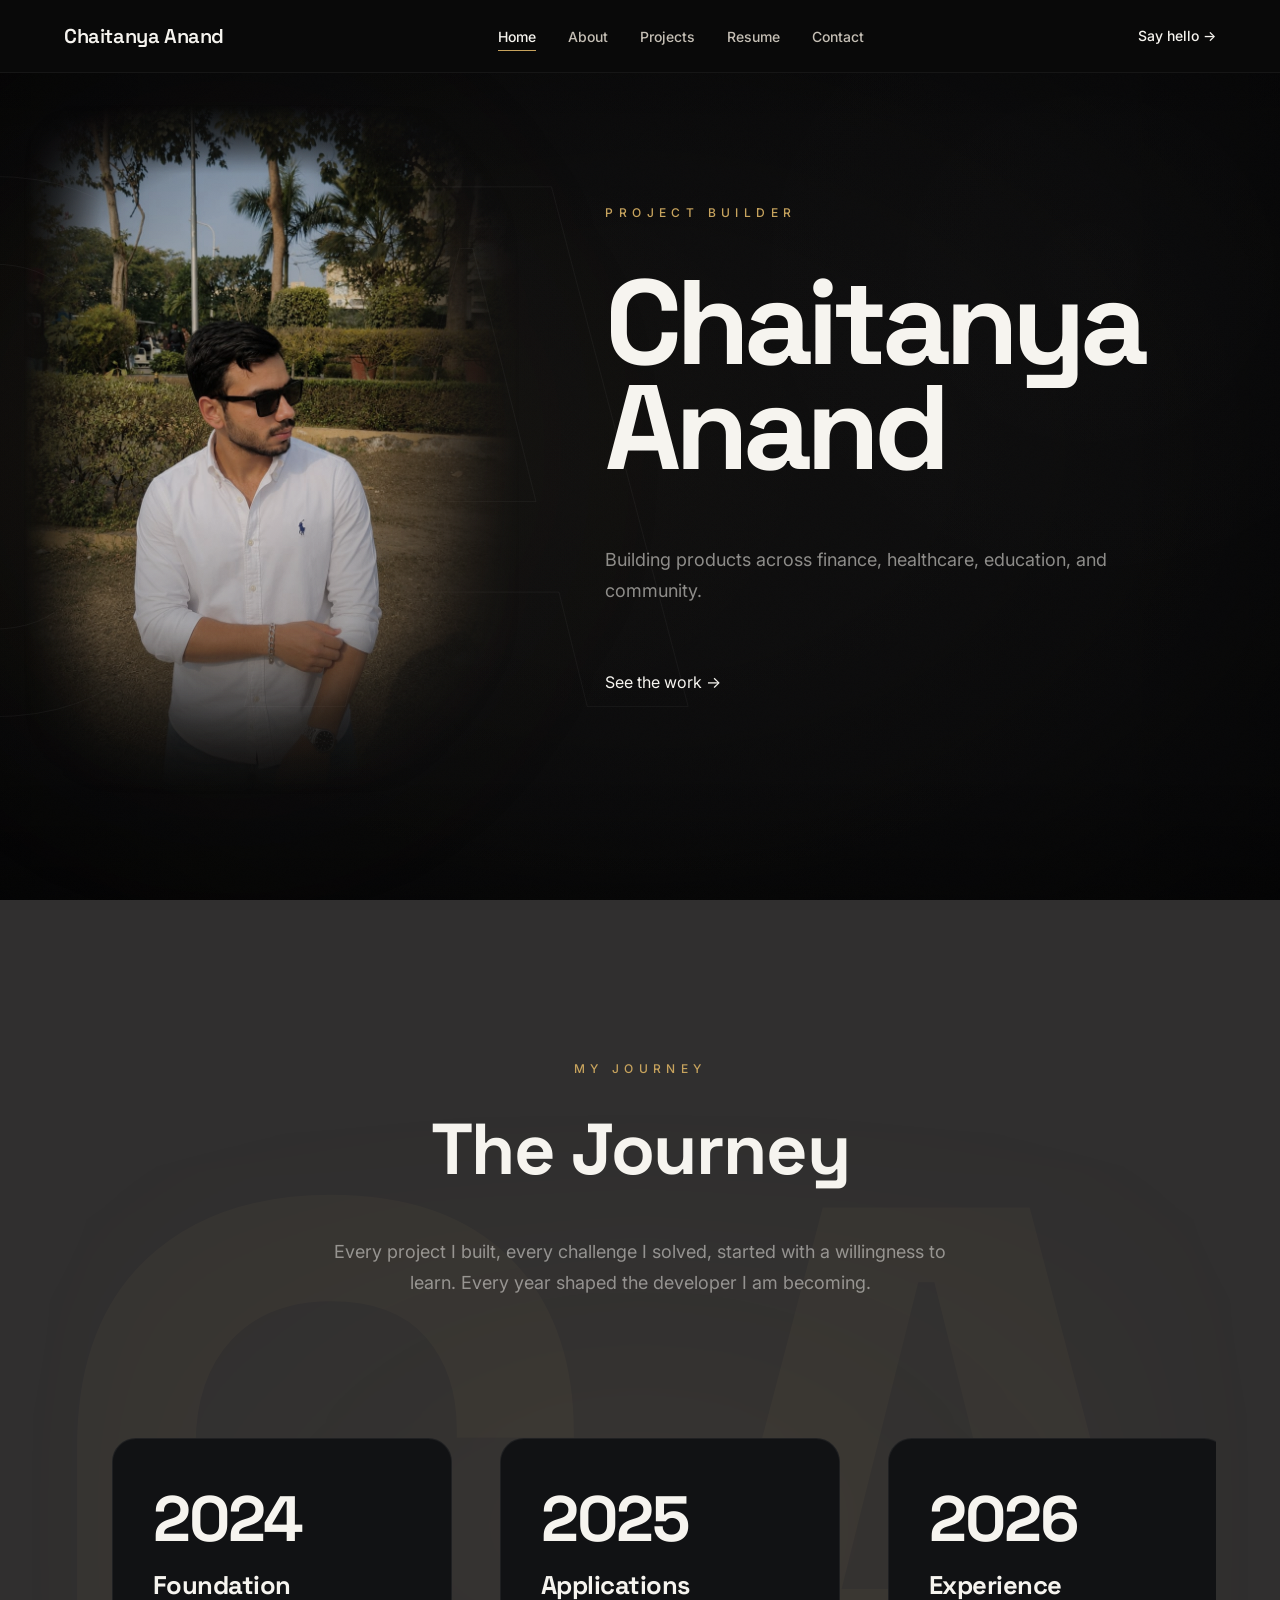
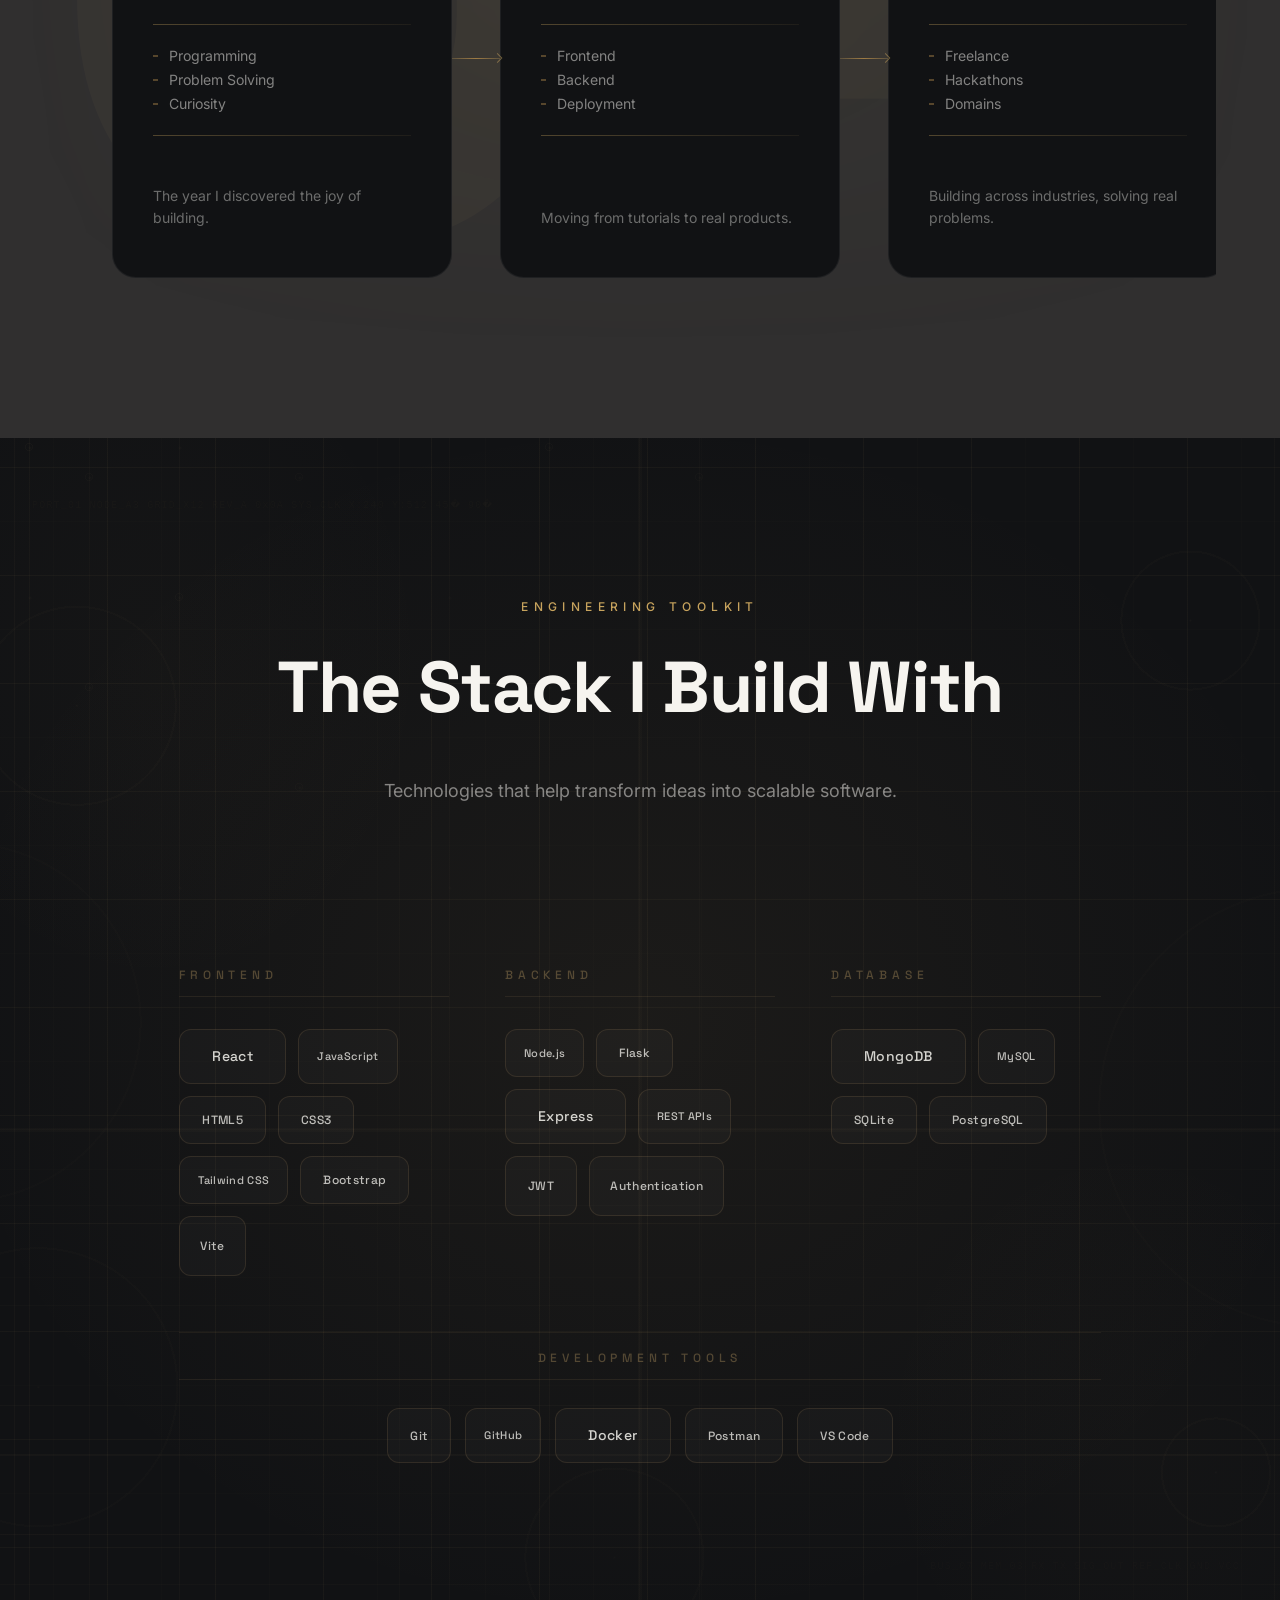
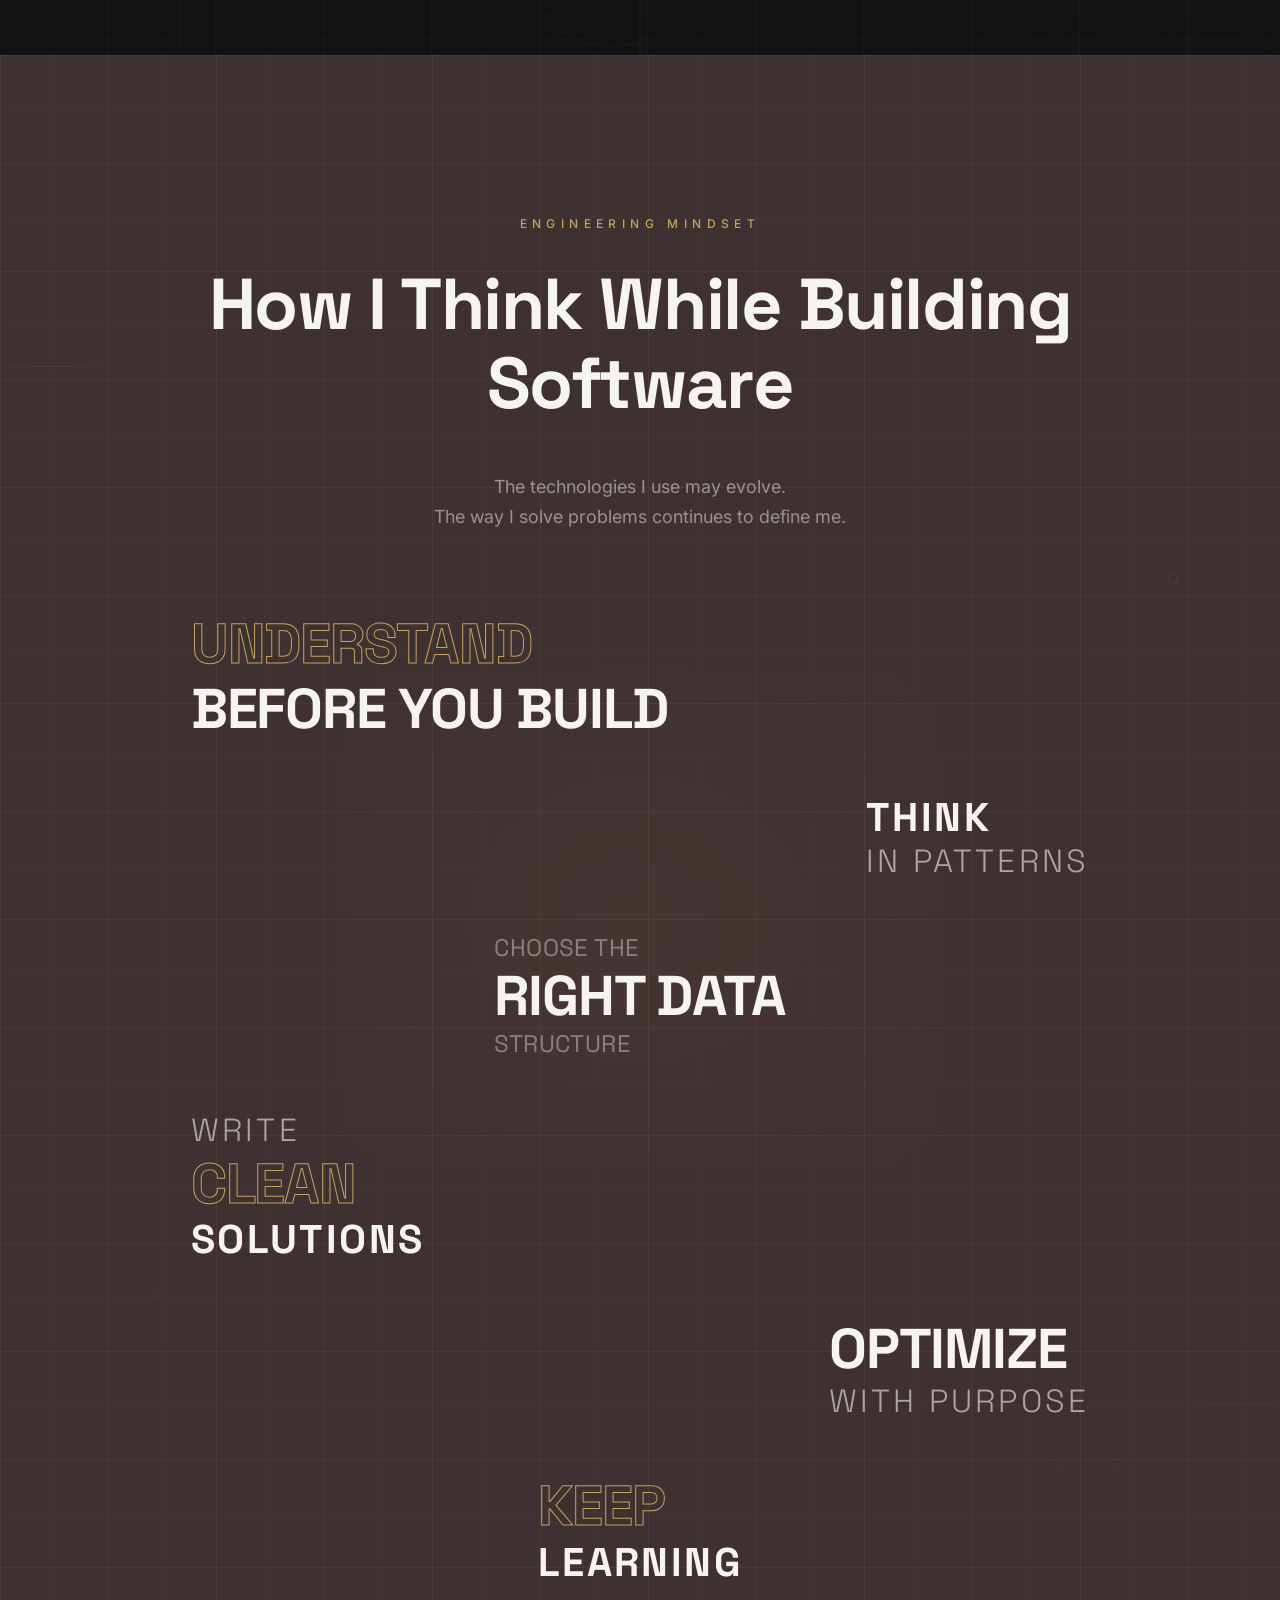
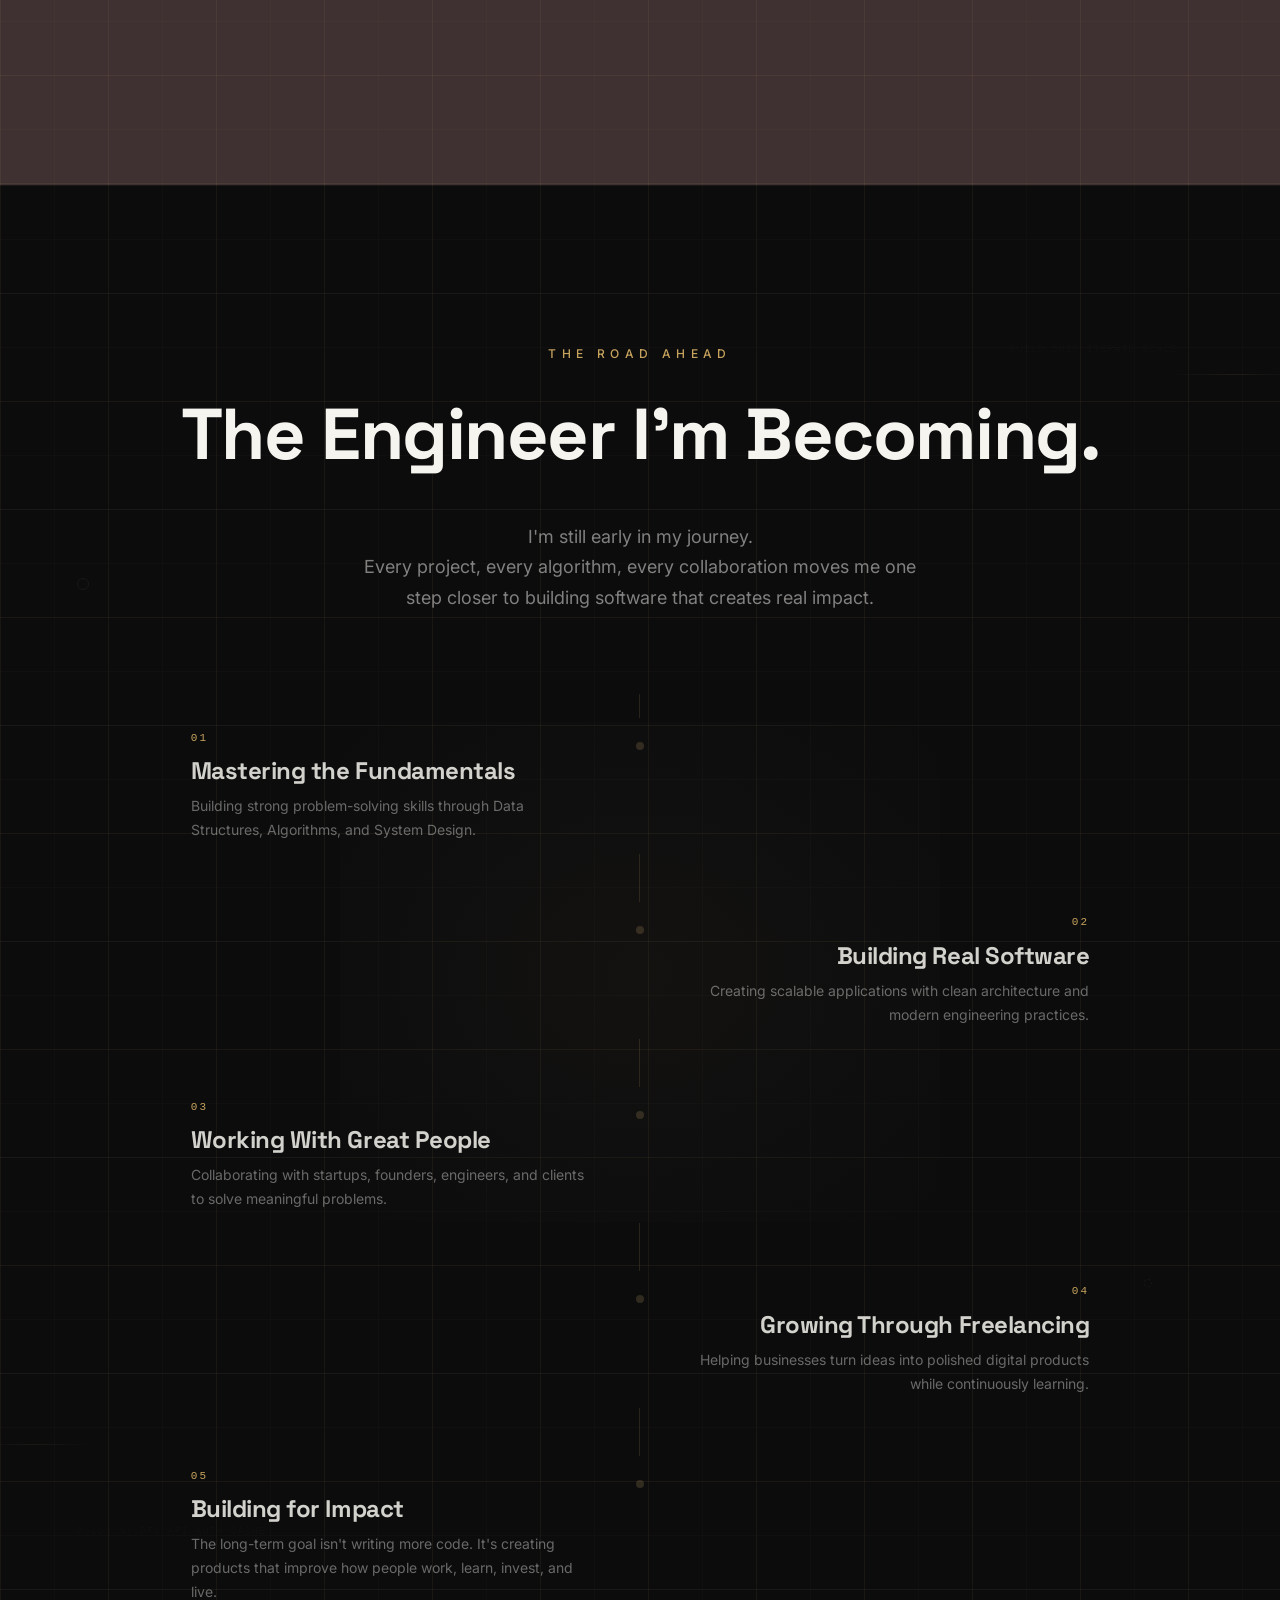
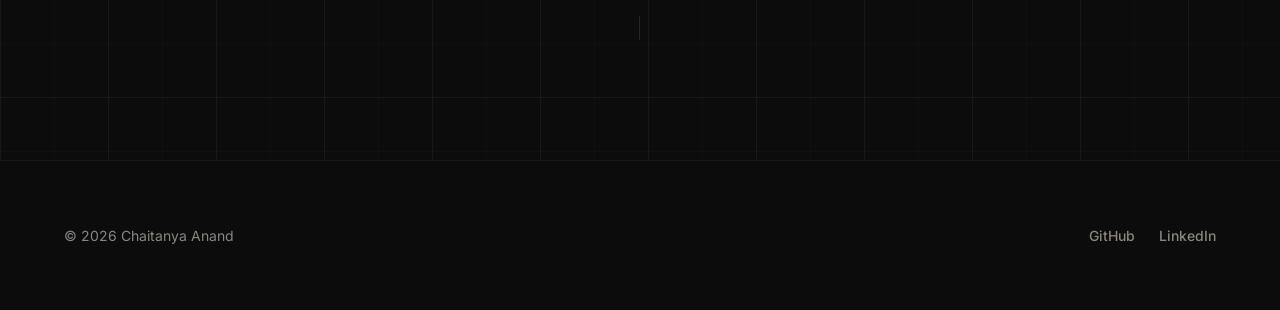
<file: Assignment/Portfolio/index.html>
<!DOCTYPE html>
<html lang="en">

<head>
  <meta charset="UTF-8">
  <meta name="viewport" content="width=device-width, initial-scale=1.0">
  <meta name="description" content="Chaitanya Anand — Full Stack Developer building products that solve real problems.">
  <meta name="theme-color" content="#0C0C0D">
  <title>Chaitanya Anand</title>
  <link rel="preconnect" href="https://fonts.googleapis.com">
  <link rel="preconnect" href="https://fonts.gstatic.com" crossorigin>
  <link
    href="https://fonts.googleapis.com/css2?family=Inter:wght@300;400;500;600;700&family=Space+Grotesk:wght@400;500;600;700&display=swap"
    rel="stylesheet">
  <link rel="stylesheet" href="css/style.css">
  <link rel="stylesheet" href="css/responsive.css">
</head>

<body>

  <!-- ============================================ -->
  <!-- CSS-ONLY LOADER                              -->
  <!-- ============================================ -->
  <div class="loader" aria-hidden="true">
    <div class="loader__bg-grid"></div>
    <div class="loader__bg-circles"></div>
    <div class="loader__bg-traces"></div>
    <div class="loader__content">
      <span class="loader__initials">CA</span>
      <span class="loader__line"></span>
      <span class="loader__sub">Building Software</span>
    </div>
  </div>

  <!-- Mobile Nav Toggle -->
  <input type="checkbox" id="nav-toggle" class="nav-checkbox" aria-hidden="true">

  <!-- Navigation -->
  <header class="nav" role="banner">
    <nav class="nav__inner" role="navigation" aria-label="Main navigation">
      <a href="index.html" class="nav__logo">Chaitanya Anand</a>
      <ul class="nav__links">
        <li><a href="index.html" class="nav__link nav__link--active">Home</a></li>
        <li><a href="pages/about.html" class="nav__link">About</a></li>
        <li><a href="pages/projects.html" class="nav__link">Projects</a></li>
        <li><a href="pages/resume.html" class="nav__link">Resume</a></li>
        <li><a href="pages/contact.html" class="nav__link">Contact</a></li>
      </ul>
      <a href="pages/contact.html" class="nav__cta">Say hello &rarr;</a>
      <label for="nav-toggle" class="nav__toggle" aria-label="Toggle menu">
        <span class="nav__toggle-line"></span>
        <span class="nav__toggle-line"></span>
        <span class="nav__toggle-line"></span>
      </label>
    </nav>
  </header>

  <!-- Mobile Navigation -->
  <div class="nav__mobile" aria-hidden="true">
    <nav>
      <ul class="nav__mobile-links">
        <li><a href="index.html" class="nav__mobile-link">Home</a></li>
        <li><a href="pages/about.html" class="nav__mobile-link">About</a></li>
        <li><a href="pages/projects.html" class="nav__mobile-link">Projects</a></li>
        <li><a href="pages/resume.html" class="nav__mobile-link">Resume</a></li>
        <li><a href="pages/contact.html" class="nav__mobile-link">Contact</a></li>
      </ul>
    </nav>
  </div>

  <main class="home" role="main">

    <!-- ================================ -->
    <!-- HERO                             -->
    <!-- ================================ -->
    <section class="home-hero">
      <div class="home-hero__bg" aria-hidden="true"></div>
      <div class="home-hero__grain" aria-hidden="true"></div>
      <div class="home-hero__watermark" aria-hidden="true">CA</div>
      <div class="home-hero__glow" aria-hidden="true"></div>
      <div class="home-hero__container">
        <div class="home-hero__grid">
          <div class="home-hero__portrait">
            <img src="images/chaitanya2.jpeg" alt="Chaitanya Anand" class="home-hero__photo" width="720" height="900">
          </div>
          <div class="home-hero__text">
            <p class="home-hero__label">Project Builder</p>
            <h1 class="home-hero__name">
              <span class="home-hero__name-line" style="--i:0">Chaitanya</span>
              <span class="home-hero__name-line" style="--i:1">Anand</span>
            </h1>
            <p class="home-hero__tagline">Building products across finance, healthcare, education, and community.</p>
            <a href="pages/projects.html" class="home-hero__cta">See the work &rarr;</a>
          </div>
        </div>
      </div>
    </section>

    <!-- ================================ -->
    <!-- JOURNEY                          -->
    <!-- ================================ -->
    <section class="home-industries" style="background-color: rgb(48, 47, 47);">
      <div class="home-industries__watermark" aria-hidden="true">CA</div>
      <div class="home-industries__ambient" aria-hidden="true"></div>
      <div class="container">
        <header class="home-industries__header">
          <span class="home-industries__label">My Journey</span>
          <h2 class="home-industries__heading">The Journey</h2>
          <p class="home-industries__intro">Every project I built, every challenge I solved, started with a willingness
            to learn. Every year shaped the developer I am becoming.</p>
        </header>
        <div class="home-industries__flow">
          <article class="home-industries__card">
            <span class="home-industries__year">2024</span>
            <h3 class="home-industries__title">Foundation</h3>
            <div class="home-industries__divider" aria-hidden="true"></div>
            <ul class="home-industries__keywords">
              <li>Programming</li>
              <li>Problem Solving</li>
              <li>Curiosity</li>
            </ul>
            <div class="home-industries__divider" aria-hidden="true"></div>
            <p class="home-industries__tagline">The year I discovered the joy of building.</p>
          </article>
          <div class="home-industries__connector" aria-hidden="true">
            <span class="home-industries__line"></span>
            <span class="home-industries__head"></span>
          </div>
          <article class="home-industries__card">
            <span class="home-industries__year">2025</span>
            <h3 class="home-industries__title">Applications</h3>
            <div class="home-industries__divider" aria-hidden="true"></div>
            <ul class="home-industries__keywords">
              <li>Frontend</li>
              <li>Backend</li>
              <li>Deployment</li>
            </ul>
            <div class="home-industries__divider" aria-hidden="true"></div>
            <p class="home-industries__tagline">Moving from tutorials to real products.</p>
          </article>
          <div class="home-industries__connector" aria-hidden="true">
            <span class="home-industries__line"></span>
            <span class="home-industries__head"></span>
          </div>
          <article class="home-industries__card">
            <span class="home-industries__year">2026</span>
            <h3 class="home-industries__title">Experience</h3>
            <div class="home-industries__divider" aria-hidden="true"></div>
            <ul class="home-industries__keywords">
              <li>Freelance</li>
              <li>Hackathons</li>
              <li>Domains</li>
            </ul>
            <div class="home-industries__divider" aria-hidden="true"></div>
            <p class="home-industries__tagline">Building across industries, solving real problems.</p>
          </article>
          <div class="home-industries__connector" aria-hidden="true">
            <span class="home-industries__line"></span>
            <span class="home-industries__head"></span>
          </div>
          <article class="home-industries__card">
            <span class="home-industries__year">Today</span>
            <h3 class="home-industries__title">Growth</h3>
            <div class="home-industries__divider" aria-hidden="true"></div>
            <ul class="home-industries__keywords">
              <li>Engineering</li>
              <li>Architecture</li>
              <li>Products</li>
            </ul>
            <div class="home-industries__divider" aria-hidden="true"></div>
            <p class="home-industries__tagline">Focused on meaningful digital products.</p>
          </article>
        </div>
      </div>
    </section>

    <!-- ================================ -->
    <!-- ENGINEERING TOOLKIT — EDITORIAL  -->
    <!-- ================================ -->
    <section class="home-feature">
      <div class="home-feature__bg-grid" aria-hidden="true"></div>
      <div class="home-feature__bg-pcb" aria-hidden="true"></div>
      <div class="home-feature__bg-annotations" aria-hidden="true"></div>
      <div class="home-feature__bg-geometry" aria-hidden="true"></div>
      <div class="container">
        <header class="home-feature__header">
          <span class="home-feature__label">Engineering Toolkit</span>
          <h2 class="home-feature__heading">The Stack I Build With</h2>
          <p class="home-feature__subtitle">Technologies that help transform ideas into scalable software.</p>
        </header>
        <div class="eng-wall">

          <!-- FRONTEND -->
          <div class="eng-wall__group">
            <h3 class="eng-wall__category">Frontend</h3>
            <div class="eng-wall__tiles">
              <span class="eng-wall__tile eng-wall__tile--w-wide">React</span>
              <span class="eng-wall__tile eng-wall__tile--s">JavaScript</span>
              <span class="eng-wall__tile eng-wall__tile--w">HTML5</span>
              <span class="eng-wall__tile eng-wall__tile--w">CSS3</span>
              <span class="eng-wall__tile eng-wall__tile--s">Tailwind CSS</span>
              <span class="eng-wall__tile eng-wall__tile--w">Bootstrap</span>
              <span class="eng-wall__tile eng-wall__tile--t">Vite</span>
            </div>
          </div>

          <!-- BACKEND -->
          <div class="eng-wall__group">
            <h3 class="eng-wall__category">Backend</h3>
            <div class="eng-wall__tiles">
              <span class="eng-wall__tile eng-wall__tile--s">Node.js</span>
              <span class="eng-wall__tile eng-wall__tile--w">Flask</span>
              <span class="eng-wall__tile eng-wall__tile--w-wide">Express</span>
              <span class="eng-wall__tile eng-wall__tile--s">REST APIs</span>
              <span class="eng-wall__tile eng-wall__tile--w">JWT</span>
              <span class="eng-wall__tile eng-wall__tile--t">Authentication</span>
            </div>
          </div>

          <!-- DATABASE -->
          <div class="eng-wall__group">
            <h3 class="eng-wall__category">Database</h3>
            <div class="eng-wall__tiles">
              <span class="eng-wall__tile eng-wall__tile--w-wide">MongoDB</span>
              <span class="eng-wall__tile eng-wall__tile--s">MySQL</span>
              <span class="eng-wall__tile eng-wall__tile--w">SQLite</span>
              <span class="eng-wall__tile eng-wall__tile--w">PostgreSQL</span>
            </div>
          </div>

          <!-- DEV TOOLS -->
          <div class="eng-wall__tools">
            <h3 class="eng-wall__category eng-wall__category--tools">Development Tools</h3>
            <div class="eng-wall__tiles eng-wall__tiles--tools">
              <span class="eng-wall__tile eng-wall__tile--w">Git</span>
              <span class="eng-wall__tile eng-wall__tile--s">GitHub</span>
              <span class="eng-wall__tile eng-wall__tile--w-wide">Docker</span>
              <span class="eng-wall__tile eng-wall__tile--w">Postman</span>
              <span class="eng-wall__tile eng-wall__tile--w">VS Code</span>
            </div>
          </div>

        </div>
      </div>
    </section>

    <!-- ================================ -->
    <!-- ENGINEERING MINDSET               -->
    <!-- ================================ -->
    <section class="home-mindset" style="background-color: rgb(63, 49, 49);">

      <div class="home-mindset__bg-grid" aria-hidden="true"></div>
      <div class="home-mindset__bg-traces" aria-hidden="true"></div>
      <div class="home-mindset__bg-marks" aria-hidden="true"></div>
      <div class="home-mindset__bg-annotations" aria-hidden="true"></div>
      <div class="home-mindset__ambient" aria-hidden="true"></div>

      <div class="container">
        <header class="home-mindset__header">
          <span class="home-mindset__label">Engineering Mindset</span>
          <h2 class="home-mindset__heading">How I Think While Building Software</h2>
          <p class="home-mindset__subtitle">The technologies I use may evolve.<br>The way I solve problems continues to
            define me.</p>
        </header>

        <div class="home-mindset__wall">

          <div class="mindset__block mindset__block--1">
            <span class="mindset__line mindset__line--outline">UNDERSTAND</span>
            <span class="mindset__line mindset__line--filled">BEFORE YOU BUILD</span>
          </div>

          <div class="mindset__block mindset__block--2">
            <span class="mindset__line mindset__line--bold">THINK</span>
            <span class="mindset__line mindset__line--thin">IN PATTERNS</span>
          </div>

          <div class="mindset__block mindset__block--3">
            <span class="mindset__line mindset__line--muted">CHOOSE THE</span>
            <span class="mindset__line mindset__line--filled">RIGHT DATA</span>
            <span class="mindset__line mindset__line--muted">STRUCTURE</span>
          </div>

          <div class="mindset__block mindset__block--4">
            <span class="mindset__line mindset__line--thin">WRITE</span>
            <span class="mindset__line mindset__line--outline">CLEAN</span>
            <span class="mindset__line mindset__line--bold">SOLUTIONS</span>
          </div>

          <div class="mindset__block mindset__block--5">
            <span class="mindset__line mindset__line--filled">OPTIMIZE</span>
            <span class="mindset__line mindset__line--thin">WITH PURPOSE</span>
          </div>

          <div class="mindset__block mindset__block--6">
            <span class="mindset__line mindset__line--outline">KEEP</span>
            <span class="mindset__line mindset__line--bold">LEARNING</span>
          </div>

        </div>
      </div>

    </section>

    <!-- ================================ -->
    <!-- FUTURE ROADMAP                   -->
    <!-- ================================ -->
    <section class="home-roadmap">

      <div class="home-roadmap__bg-grid" aria-hidden="true"></div>
      <div class="home-roadmap__bg-traces" aria-hidden="true"></div>
      <div class="home-roadmap__bg-marks" aria-hidden="true"></div>
      <div class="home-roadmap__bg-annotations" aria-hidden="true"></div>
      <div class="home-roadmap__ambient" aria-hidden="true"></div>

      <div class="container">
        <header class="home-roadmap__header">
          <span class="home-roadmap__label">The Road Ahead</span>
          <h2 class="home-roadmap__heading">The Engineer I'm Becoming.</h2>
          <p class="home-roadmap__subtitle">I'm still early in my journey.<br>Every project, every algorithm, every
            collaboration moves me one step closer to building software that creates real impact.</p>
        </header>

        <div class="home-roadmap__timeline">

          <div class="roadmap__connector roadmap__connector--top"></div>

          <div class="roadmap__milestone roadmap__milestone--left">
            <div class="roadmap__node"></div>
            <div class="roadmap__content">
              <span class="roadmap__number">01</span>
              <h3 class="roadmap__title">Mastering the Fundamentals</h3>
              <p class="roadmap__desc">Building strong problem-solving skills through Data Structures, Algorithms, and
                System Design.</p>
            </div>
          </div>

          <div class="roadmap__connector"></div>

          <div class="roadmap__milestone roadmap__milestone--right">
            <div class="roadmap__node"></div>
            <div class="roadmap__content">
              <span class="roadmap__number">02</span>
              <h3 class="roadmap__title">Building Real Software</h3>
              <p class="roadmap__desc">Creating scalable applications with clean architecture and modern engineering
                practices.</p>
            </div>
          </div>

          <div class="roadmap__connector"></div>

          <div class="roadmap__milestone roadmap__milestone--left">
            <div class="roadmap__node"></div>
            <div class="roadmap__content">
              <span class="roadmap__number">03</span>
              <h3 class="roadmap__title">Working With Great People</h3>
              <p class="roadmap__desc">Collaborating with startups, founders, engineers, and clients to solve meaningful
                problems.</p>
            </div>
          </div>

          <div class="roadmap__connector"></div>

          <div class="roadmap__milestone roadmap__milestone--right">
            <div class="roadmap__node"></div>
            <div class="roadmap__content">
              <span class="roadmap__number">04</span>
              <h3 class="roadmap__title">Growing Through Freelancing</h3>
              <p class="roadmap__desc">Helping businesses turn ideas into polished digital products while continuously
                learning.</p>
            </div>
          </div>

          <div class="roadmap__connector"></div>

          <div class="roadmap__milestone roadmap__milestone--left">
            <div class="roadmap__node"></div>
            <div class="roadmap__content">
              <span class="roadmap__number">05</span>
              <h3 class="roadmap__title">Building for Impact</h3>
              <p class="roadmap__desc">The long-term goal isn't writing more code. It's creating products that improve
                how people work, learn, invest, and live.</p>
            </div>
          </div>

          <div class="roadmap__connector roadmap__connector--bottom"></div>

        </div>
      </div>

    </section>

  </main>

  <!-- Footer -->
  <footer class="footer" role="contentinfo">
    <div class="container">
      <div class="footer__inner">
        <p class="footer__text">&copy; 2026 Chaitanya Anand</p>
        <div class="footer__social">
          <a href="https://github.com/Anandsahab" target="_blank" rel="noopener noreferrer"
            class="footer__social-link">GitHub</a>
          <a href="https://www.linkedin.com/in/chaitanya-anand-3097b43b9" target="_blank" rel="noopener noreferrer"
            class="footer__social-link">LinkedIn</a>
          <!-- <a href="https://twitter.com" target="_blank" rel="noopener noreferrer"
            class="footer__social-link">Twitter</a> -->
        </div>
      </div>
    </div>
  </footer>

</body>

</html>
</file>
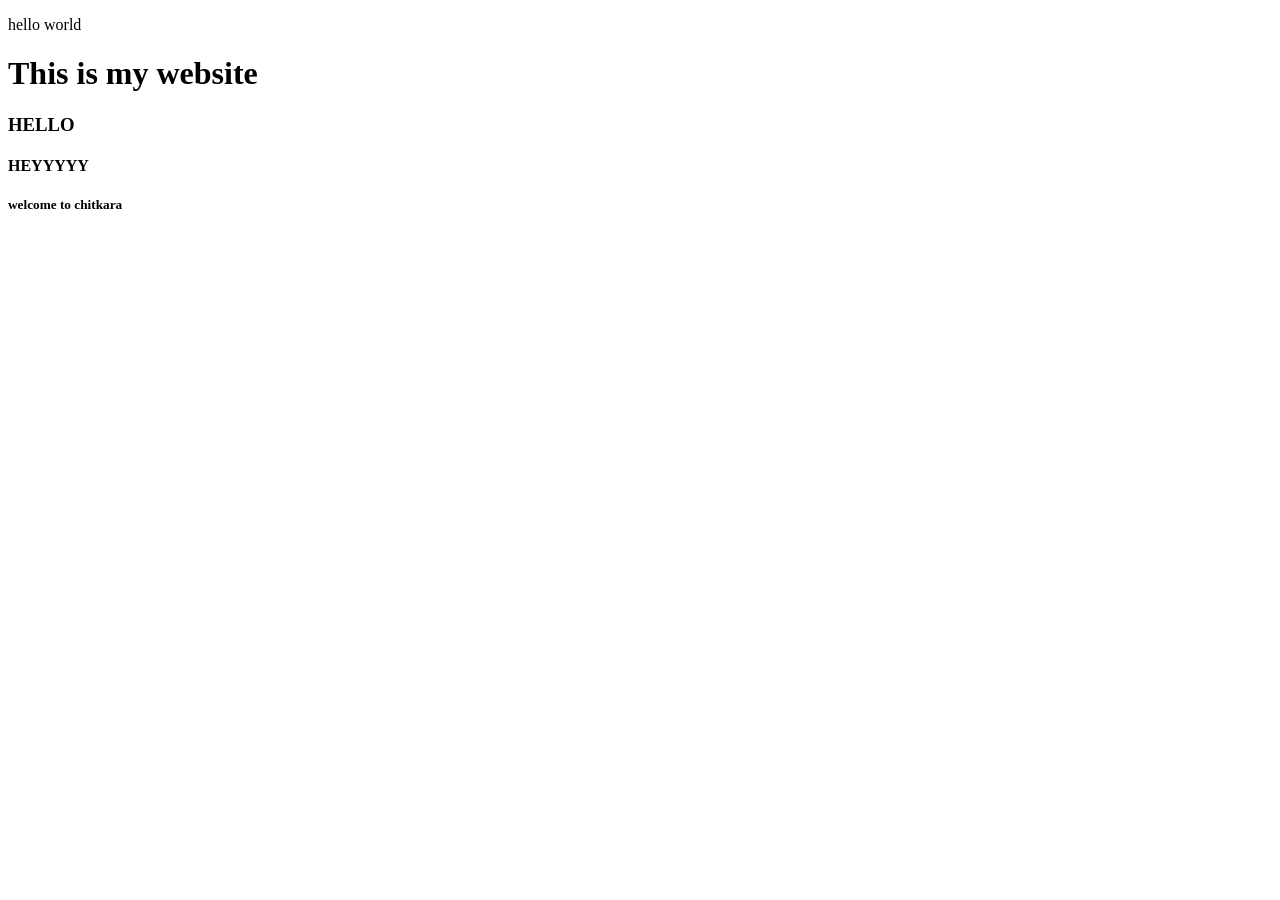
<file: demo.html>
<!DOCTYPE html>
<html lang="en">
<head>
    <meta charset="UTF-8">
    <meta name="viewport" content="width=!, initial-scale=1.0">
    <title>Document</title>
</head>
<body>
    <p>hello world</p>
    <h1>This is my website</h1>
    <h3>HELLO</h3>
    <h4>HEYYYYY</h4>
    <h5>welcome to chitkara</h5>
</body>
</html>
</file>
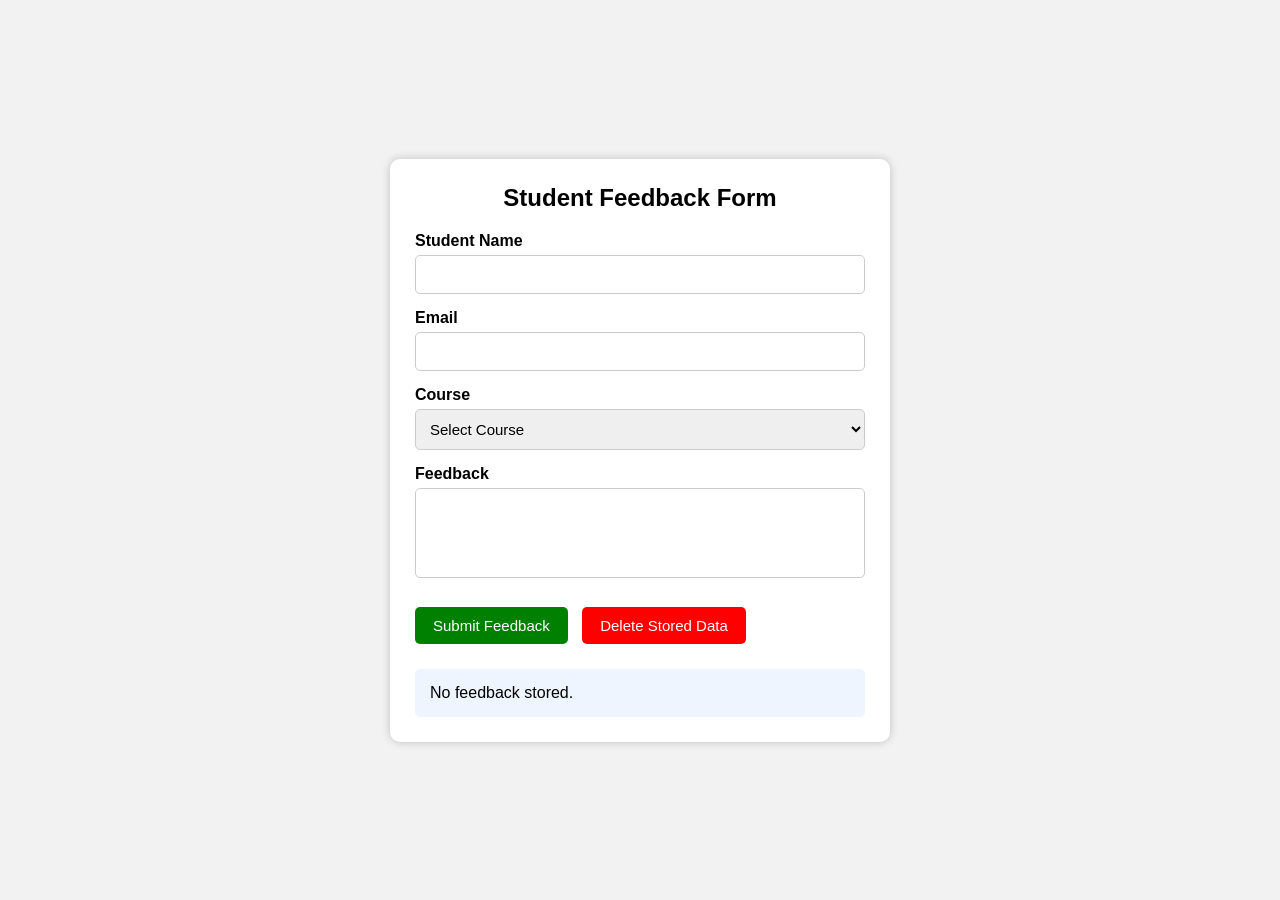
<file: Assignment/Assignment3/1.html>
<!DOCTYPE html>
<html lang="en">
<head>
    <meta charset="UTF-8">
    <meta name="viewport" content="width=device-width, initial-scale=1.0">
    <title>Student Feedback Form</title>
    <link rel="stylesheet" href="1.css">
</head>
<body>

<div class="container">

    <h2>Student Feedback Form</h2>

    <form id="feedbackForm">

        <div class="form-group">
            <label>Student Name</label>
            <input type="text" id="name">
            <div class="error" id="nameError"></div>
        </div>

        <div class="form-group">
            <label>Email</label>
            <input type="email" id="email">
            <div class="error" id="emailError"></div>
        </div>

        <div class="form-group">
            <label>Course</label>
            <select id="course">
                <option value="">Select Course</option>
                <option>B.Tech CSE</option>
                <option>BCA</option>
                <option>MCA</option>
                <option>M.Tech</option>
            </select>
            <div class="error" id="courseError"></div>
        </div>

        <div class="form-group">
            <label>Feedback</label>
            <textarea id="feedback" rows="4"></textarea>
            <div class="error" id="feedbackError"></div>
        </div>

        <button type="submit" class="submit-btn">Submit Feedback</button>
        <button type="button" class="delete-btn" onclick="deleteData()">
            Delete Stored Data
        </button>

    </form>

    <div class="session" id="sessionUser"></div>

    <div class="display" id="displayArea">
        No feedback stored.
    </div>

</div>

<script src="1.js"></script>

</body>
</html>
</file>
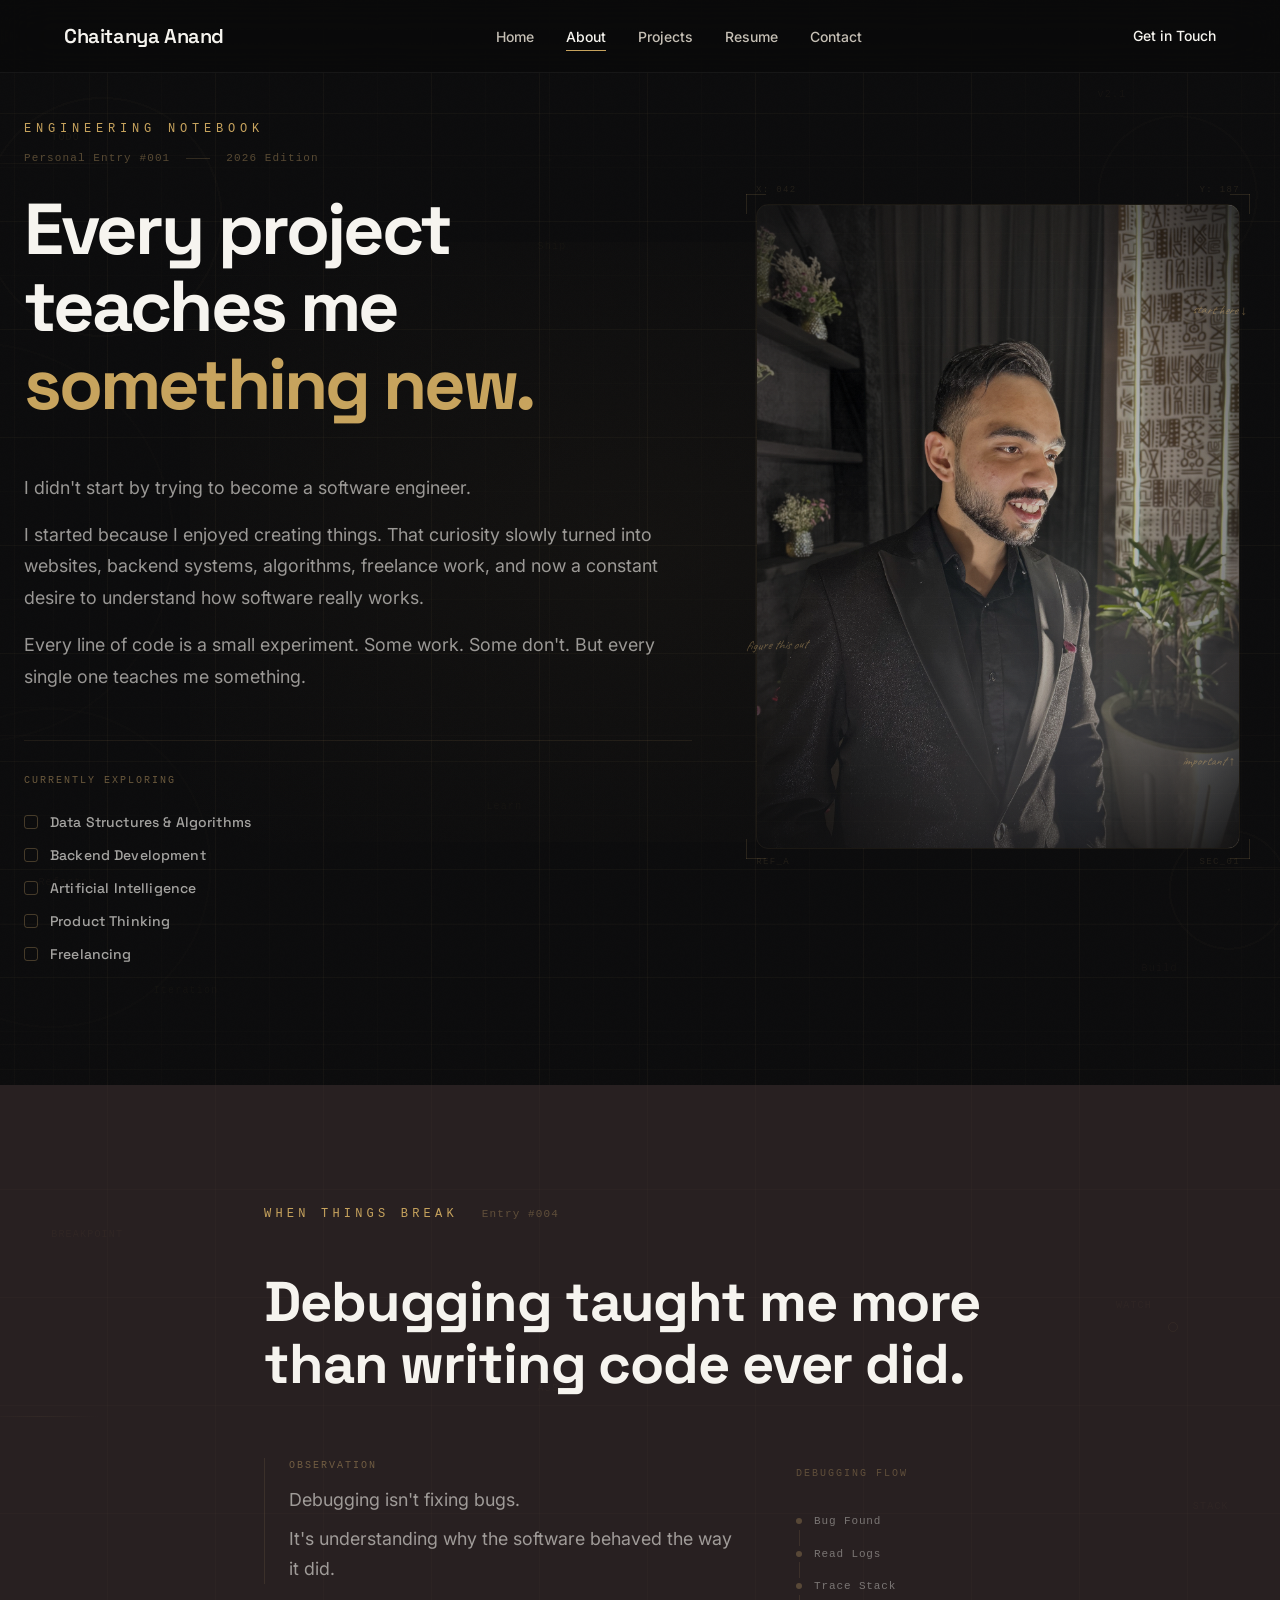
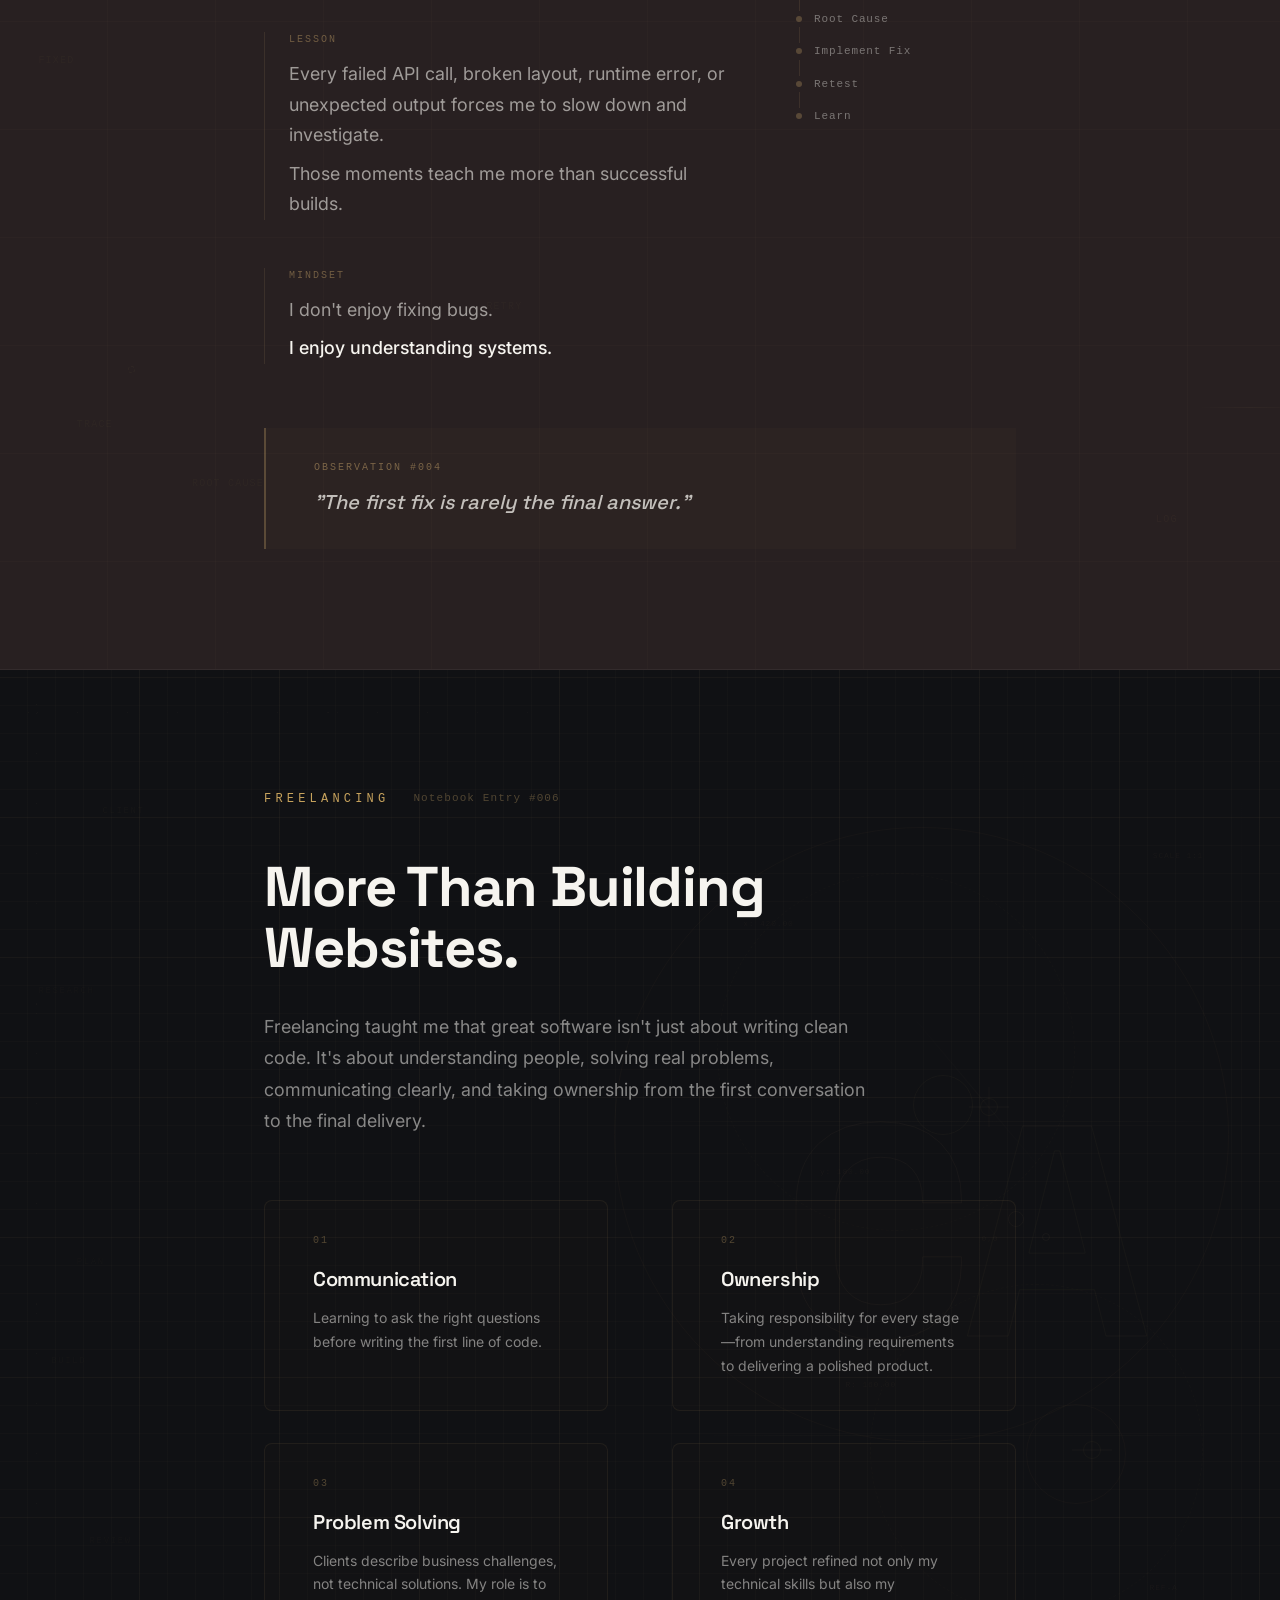
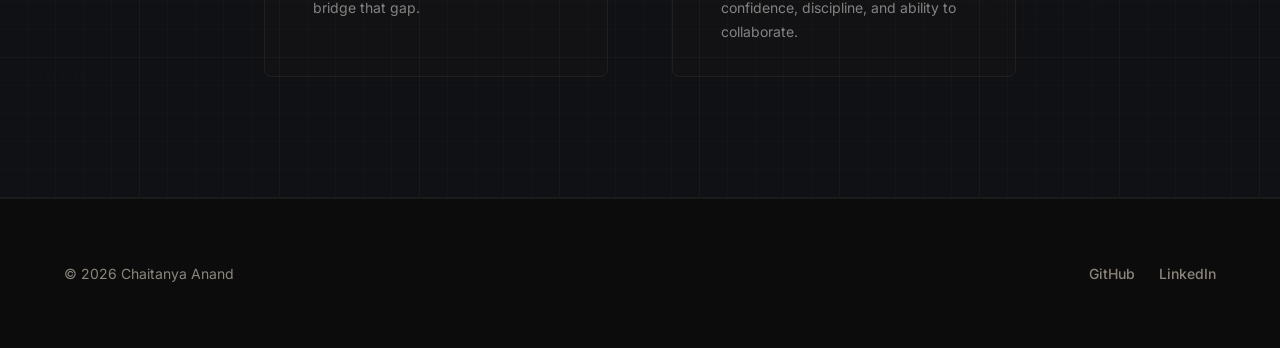
<file: Assignment/Portfolio/pages/about.html>
<!DOCTYPE html>
<html lang="en">

<head>
  <meta charset="UTF-8">
  <meta name="viewport" content="width=device-width, initial-scale=1.0">
  <meta name="description" content="About Chaitanya Anand — Full Stack Developer, AI/ML Student, Freelancer.">
  <meta name="theme-color" content="#101114">
  <title>About — Chaitanya Anand</title>
  <link rel="preconnect" href="https://fonts.googleapis.com">
  <link rel="preconnect" href="https://fonts.gstatic.com" crossorigin>
  <link
    href="https://fonts.googleapis.com/css2?family=Caveat:wght@400;500&family=Inter:wght@300;400;500;600;700&family=Space+Grotesk:wght@400;500;600;700&display=swap"
    rel="stylesheet">
  <link rel="stylesheet" href="../css/style.css">
  <link rel="stylesheet" href="../css/responsive.css">
</head>

<body>

  <!-- Mobile Nav Toggle -->
  <input type="checkbox" id="nav-toggle" class="nav-checkbox" aria-hidden="true">

  <!-- Navigation -->
  <header class="nav" role="banner">
    <nav class="nav__inner" role="navigation" aria-label="Main navigation">
      <a href="../index.html" class="nav__logo">Chaitanya Anand</a>
      <ul class="nav__links">
        <li><a href="../index.html" class="nav__link">Home</a></li>
        <li><a href="about.html" class="nav__link nav__link--active">About</a></li>
        <li><a href="projects.html" class="nav__link">Projects</a></li>
        <li><a href="resume.html" class="nav__link">Resume</a></li>
        <li><a href="contact.html" class="nav__link">Contact</a></li>
      </ul>
      <a href="contact.html" class="nav__cta">Get in Touch</a>
      <label for="nav-toggle" class="nav__toggle" aria-label="Toggle menu">
        <span class="nav__toggle-line"></span>
        <span class="nav__toggle-line"></span>
        <span class="nav__toggle-line"></span>
      </label>
    </nav>
  </header>

  <!-- Mobile Navigation -->
  <div class="nav__mobile" aria-hidden="true">
    <nav>
      <ul class="nav__mobile-links">
        <li><a href="../index.html" class="nav__mobile-link">Home</a></li>
        <li><a href="about.html" class="nav__mobile-link">About</a></li>
        <li><a href="projects.html" class="nav__mobile-link">Projects</a></li>
        <li><a href="resume.html" class="nav__mobile-link">Resume</a></li>
        <li><a href="contact.html" class="nav__mobile-link">Contact</a></li>
      </ul>
    </nav>
  </div>

  <!-- Engineering Notebook Hero -->
  <section class="about-hero">
    <!-- Background Layers -->
    <div class="about-hero__bg-grid" aria-hidden="true"></div>
    <div class="about-hero__bg-pcb" aria-hidden="true"></div>
    <div class="about-hero__bg-geometry" aria-hidden="true"></div>
    <div class="about-hero__bg-traces" aria-hidden="true"></div>
    <div class="about-hero__grain" aria-hidden="true"></div>
    <div class="about-hero__ambient" aria-hidden="true"></div>

    <!-- Scattered Annotations -->
    <span class="about-hero__annotation about-hero__annotation--1" aria-hidden="true">TODO</span>
    <span class="about-hero__annotation about-hero__annotation--2" aria-hidden="true">v2.1</span>
    <span class="about-hero__annotation about-hero__annotation--3" aria-hidden="true">Refactor</span>
    <span class="about-hero__annotation about-hero__annotation--4" aria-hidden="true">Draft</span>
    <span class="about-hero__annotation about-hero__annotation--5" aria-hidden="true">Build</span>
    <span class="about-hero__annotation about-hero__annotation--6" aria-hidden="true">Ship</span>
    <span class="about-hero__annotation about-hero__annotation--7" aria-hidden="true">Learn</span>
    <span class="about-hero__annotation about-hero__annotation--8" aria-hidden="true">Observe</span>
    <span class="about-hero__annotation about-hero__annotation--9" aria-hidden="true">Iteration</span>

    <div class="about-hero__container">
      <div class="about-hero__grid">

        <!-- LEFT — Notebook Content -->
        <div class="about-hero__notebook">

          <div class="about-hero__header">
            <span class="about-hero__label">Engineering Notebook</span>
            <div class="about-hero__meta">
              <span class="about-hero__meta-item">Personal Entry #001</span>
              <span class="about-hero__meta-divider" aria-hidden="true"></span>
              <span class="about-hero__meta-item">2026 Edition</span>
            </div>
          </div>

          <h1 class="about-hero__heading">
            <span class="about-hero__heading-line">Every project</span>
            <span class="about-hero__heading-line">teaches me</span>
            <span class="about-hero__heading-line about-hero__heading-line--accent">something new.</span>
          </h1>

          <div class="about-hero__story">
            <p class="about-hero__story-text">I didn't start by trying to become a software engineer.</p>
            <p class="about-hero__story-text">I started because I enjoyed creating things. That curiosity slowly turned
              into websites, backend systems, algorithms, freelance work, and now a constant desire to understand how
              software really works.</p>
            <p class="about-hero__story-text">Every line of code is a small experiment. Some work. Some don't. But every
              single one teaches me something.</p>
          </div>

          <div class="about-hero__focus">
            <span class="about-hero__focus-label">Currently Exploring</span>
            <ul class="about-hero__checklist">
              <li class="about-hero__checklist-item">
                <span class="about-hero__check" aria-hidden="true"></span>
                Data Structures &amp; Algorithms
              </li>
              <li class="about-hero__checklist-item">
                <span class="about-hero__check" aria-hidden="true"></span>
                Backend Development
              </li>
              <li class="about-hero__checklist-item">
                <span class="about-hero__check" aria-hidden="true"></span>
                Artificial Intelligence
              </li>
              <li class="about-hero__checklist-item">
                <span class="about-hero__check" aria-hidden="true"></span>
                Product Thinking
              </li>
              <li class="about-hero__checklist-item">
                <span class="about-hero__check" aria-hidden="true"></span>
                Freelancing
              </li>
            </ul>
          </div>

        </div>

        <!-- RIGHT — Visual Panel -->
        <div class="about-hero__visual">

          <div class="about-hero__portrait">
            <img src="../images/chaitanya.jpg" alt="Chaitanya Anand" class="about-hero__photo" width="600" height="750">
          </div>

          <!-- Handwritten Annotations -->
          <div class="about-hero__notes">
            <span class="about-hero__note about-hero__note--1">start here &darr;</span>
            <span class="about-hero__note about-hero__note--2">figure this out</span>
            <span class="about-hero__note about-hero__note--3">important &uarr;</span>
          </div>

          <!-- Blueprint Corner Markers -->
          <div class="about-hero__corner about-hero__corner--tl" aria-hidden="true"></div>
          <div class="about-hero__corner about-hero__corner--tr" aria-hidden="true"></div>
          <div class="about-hero__corner about-hero__corner--bl" aria-hidden="true"></div>
          <div class="about-hero__corner about-hero__corner--br" aria-hidden="true"></div>

          <!-- Engineering Coordinate Labels -->
          <div class="about-hero__coords">
            <span class="about-hero__coord about-hero__coord--1">X: 042</span>
            <span class="about-hero__coord about-hero__coord--2">Y: 187</span>
            <span class="about-hero__coord about-hero__coord--3">REF_A</span>
            <span class="about-hero__coord about-hero__coord--4">SEC_01</span>
          </div>

          <!-- Notebook Lines Overlay -->
          <div class="about-hero__ruling" aria-hidden="true"></div>

        </div>

      </div>
    </div>
  </section>

  <!-- Debugging & Problem Solving -->
  <section class="about-debug" style="background-color: rgba(103, 76, 76, 0.316);">
    <div class="about-debug__bg-grid" aria-hidden="true"></div>
    <div class="about-debug__bg-traces" aria-hidden="true"></div>
    <div class="about-debug__bg-marks" aria-hidden="true"></div>

    <span class="about-debug__note about-debug__note--1" aria-hidden="true">BREAKPOINT</span>
    <span class="about-debug__note about-debug__note--2" aria-hidden="true">WATCH</span>
    <span class="about-debug__note about-debug__note--3" aria-hidden="true">TRACE</span>
    <span class="about-debug__note about-debug__note--4" aria-hidden="true">STACK</span>
    <span class="about-debug__note about-debug__note--5" aria-hidden="true">LOG</span>
    <span class="about-debug__note about-debug__note--6" aria-hidden="true">FIXED</span>
    <span class="about-debug__note about-debug__note--7" aria-hidden="true">RETRY</span>
    <span class="about-debug__note about-debug__note--8" aria-hidden="true">ASSERT</span>
    <span class="about-debug__note about-debug__note--9" aria-hidden="true">ROOT CAUSE</span>

    <div class="container container--narrow">
      <div class="about-debug__content">

        <div class="about-debug__header">
          <span class="about-debug__label">When Things Break</span>
          <span class="about-debug__entry">Entry #004</span>
        </div>

        <h2 class="about-debug__heading">Debugging taught me more than writing code ever did.</h2>

        <div class="about-debug__grid">

          <div class="about-debug__observations">

            <div class="about-debug__block">
              <span class="about-debug__block-label">Observation</span>
              <p class="about-debug__block-text">Debugging isn't fixing bugs.</p>
              <p class="about-debug__block-text">It's understanding why the software behaved the way it did.</p>
            </div>

            <div class="about-debug__block">
              <span class="about-debug__block-label">Lesson</span>
              <p class="about-debug__block-text">Every failed API call, broken layout, runtime error, or unexpected
                output forces me to slow down and investigate.</p>
              <p class="about-debug__block-text">Those moments teach me more than successful builds.</p>
            </div>

            <div class="about-debug__block">
              <span class="about-debug__block-label">Mindset</span>
              <p class="about-debug__block-text">I don't enjoy fixing bugs.</p>
              <p class="about-debug__block-text about-debug__block-text--accent">I enjoy understanding systems.</p>
            </div>

          </div>

          <div class="about-debug__workflow">
            <span class="about-debug__workflow-title">Debugging Flow</span>
            <div class="about-debug__flow">
              <div class="about-debug__flow-step">
                <span class="about-debug__flow-dot" aria-hidden="true"></span>
                <span class="about-debug__flow-label">Bug Found</span>
              </div>
              <div class="about-debug__flow-connector" aria-hidden="true"></div>
              <div class="about-debug__flow-step">
                <span class="about-debug__flow-dot" aria-hidden="true"></span>
                <span class="about-debug__flow-label">Read Logs</span>
              </div>
              <div class="about-debug__flow-connector" aria-hidden="true"></div>
              <div class="about-debug__flow-step">
                <span class="about-debug__flow-dot" aria-hidden="true"></span>
                <span class="about-debug__flow-label">Trace Stack</span>
              </div>
              <div class="about-debug__flow-connector" aria-hidden="true"></div>
              <div class="about-debug__flow-step">
                <span class="about-debug__flow-dot" aria-hidden="true"></span>
                <span class="about-debug__flow-label">Root Cause</span>
              </div>
              <div class="about-debug__flow-connector" aria-hidden="true"></div>
              <div class="about-debug__flow-step">
                <span class="about-debug__flow-dot" aria-hidden="true"></span>
                <span class="about-debug__flow-label">Implement Fix</span>
              </div>
              <div class="about-debug__flow-connector" aria-hidden="true"></div>
              <div class="about-debug__flow-step">
                <span class="about-debug__flow-dot" aria-hidden="true"></span>
                <span class="about-debug__flow-label">Retest</span>
              </div>
              <div class="about-debug__flow-connector" aria-hidden="true"></div>
              <div class="about-debug__flow-step">
                <span class="about-debug__flow-dot" aria-hidden="true"></span>
                <span class="about-debug__flow-label">Learn</span>
              </div>
            </div>
          </div>

        </div>

        <div class="about-debug__callout">
          <span class="about-debug__callout-label">Observation #004</span>
          <p class="about-debug__callout-text">"The first fix is rarely the final answer."</p>
        </div>

      </div>
    </div>
  </section>

  <!-- Freelancing — What It Taught Me -->
  <section class="about-freelance">
    <!-- Layer 1: Blueprint Grid -->
    <div class="about-freelance__layer-grid" aria-hidden="true"></div>
    <!-- Layer 2: Technical Drafting Elements -->
    <div class="about-freelance__layer-draft" aria-hidden="true"></div>
    <!-- Layer 3: Blueprint Monogram -->
    <div class="about-freelance__layer-watermark" aria-hidden="true">
      <div class="about-freelance__wm-group">
        <span class="about-freelance__wm-c">C</span><span class="about-freelance__wm-a">A</span>
      </div>
      <div class="about-freelance__wm-circle about-freelance__wm-circle--1"></div>
      <div class="about-freelance__wm-circle about-freelance__wm-circle--2"></div>
      <div class="about-freelance__wm-circle about-freelance__wm-circle--3"></div>
      <div class="about-freelance__wm-circle about-freelance__wm-circle--4"></div>
      <div class="about-freelance__wm-circle about-freelance__wm-circle--5"></div>
      <div class="about-freelance__wm-circle about-freelance__wm-circle--6"></div>
      <div class="about-freelance__wm-cross about-freelance__wm-cross--1"></div>
      <div class="about-freelance__wm-cross about-freelance__wm-cross--2"></div>
      <div class="about-freelance__wm-cross about-freelance__wm-cross--3"></div>
      <div class="about-freelance__wm-line about-freelance__wm-line--1"></div>
      <div class="about-freelance__wm-line about-freelance__wm-line--2"></div>
      <div class="about-freelance__wm-line about-freelance__wm-line--3"></div>
      <div class="about-freelance__wm-line about-freelance__wm-line--4"></div>
      <div class="about-freelance__wm-line about-freelance__wm-line--5"></div>
      <div class="about-freelance__wm-label about-freelance__wm-label--1">x: 420.00</div>
      <div class="about-freelance__wm-label about-freelance__wm-label--2">y: 180.00</div>
      <div class="about-freelance__wm-label about-freelance__wm-label--3">R: 160.00</div>
      <div class="about-freelance__wm-label about-freelance__wm-label--4">REF-A</div>
      <div class="about-freelance__wm-label about-freelance__wm-label--5">0,0</div>
      <div class="about-freelance__wm-label about-freelance__wm-label--6">SCALE 1:1</div>
    </div>

    <!-- Layer 4: Scattered Annotations -->
    <div class="about-freelance__layer-annotations" aria-hidden="true">
      <span class="about-freelance__anno about-freelance__anno--1">CLIENT</span>
      <span class="about-freelance__anno about-freelance__anno--2">RESEARCH</span>
      <span class="about-freelance__anno about-freelance__anno--3">PLAN</span>
      <span class="about-freelance__anno about-freelance__anno--4">BUILD</span>
      <span class="about-freelance__anno about-freelance__anno--5">REVIEW</span>
      <span class="about-freelance__anno about-freelance__anno--6">DELIVER</span>
    </div>

    <div class="container container--narrow">
      <div class="about-freelance__content">

        <div class="about-freelance__header">
          <span class="about-freelance__label">Freelancing</span>
          <span class="about-freelance__entry">Notebook Entry #006</span>
        </div>

        <h2 class="about-freelance__heading">More Than Building Websites.</h2>

        <p class="about-freelance__subtitle">Freelancing taught me that great software isn't just about writing clean
          code. It's about understanding people, solving real problems, communicating clearly, and taking ownership from
          the first conversation to the final delivery.</p>

        <div class="about-freelance__grid">

          <div class="about-freelance__block">
            <span class="about-freelance__block-number">01</span>
            <h3 class="about-freelance__block-title">Communication</h3>
            <p class="about-freelance__block-text">Learning to ask the right questions before writing the first line of
              code.</p>
          </div>

          <div class="about-freelance__block">
            <span class="about-freelance__block-number">02</span>
            <h3 class="about-freelance__block-title">Ownership</h3>
            <p class="about-freelance__block-text">Taking responsibility for every stage—from understanding requirements
              to delivering a polished product.</p>
          </div>

          <div class="about-freelance__block">
            <span class="about-freelance__block-number">03</span>
            <h3 class="about-freelance__block-title">Problem Solving</h3>
            <p class="about-freelance__block-text">Clients describe business challenges, not technical solutions. My
              role is to bridge that gap.</p>
          </div>

          <div class="about-freelance__block">
            <span class="about-freelance__block-number">04</span>
            <h3 class="about-freelance__block-title">Growth</h3>
            <p class="about-freelance__block-text">Every project refined not only my technical skills but also my
              confidence, discipline, and ability to collaborate.</p>
          </div>

        </div>

      </div>
    </div>
  </section>

  <!-- Footer -->
  <footer class="footer" role="contentinfo">
    <div class="container">
      <div class="footer__inner">
        <p class="footer__text">&copy; 2026 Chaitanya Anand</p>
        <div class="footer__social">
          <a href="https://github.com/Anandsahab" target="_blank" rel="noopener noreferrer"
            class="footer__social-link">GitHub</a>
          <a href="https://www.linkedin.com/in/chaitanya-anand-3097b43b9" target="_blank" rel="noopener noreferrer"
            class="footer__social-link">LinkedIn</a>
          <!-- <a href="https://twitter.com" target="_blank" rel="noopener noreferrer" class="footer__social-link">Twitter</a> -->
        </div>
      </div>
    </div>
  </footer>

</body>

</html>
</file>
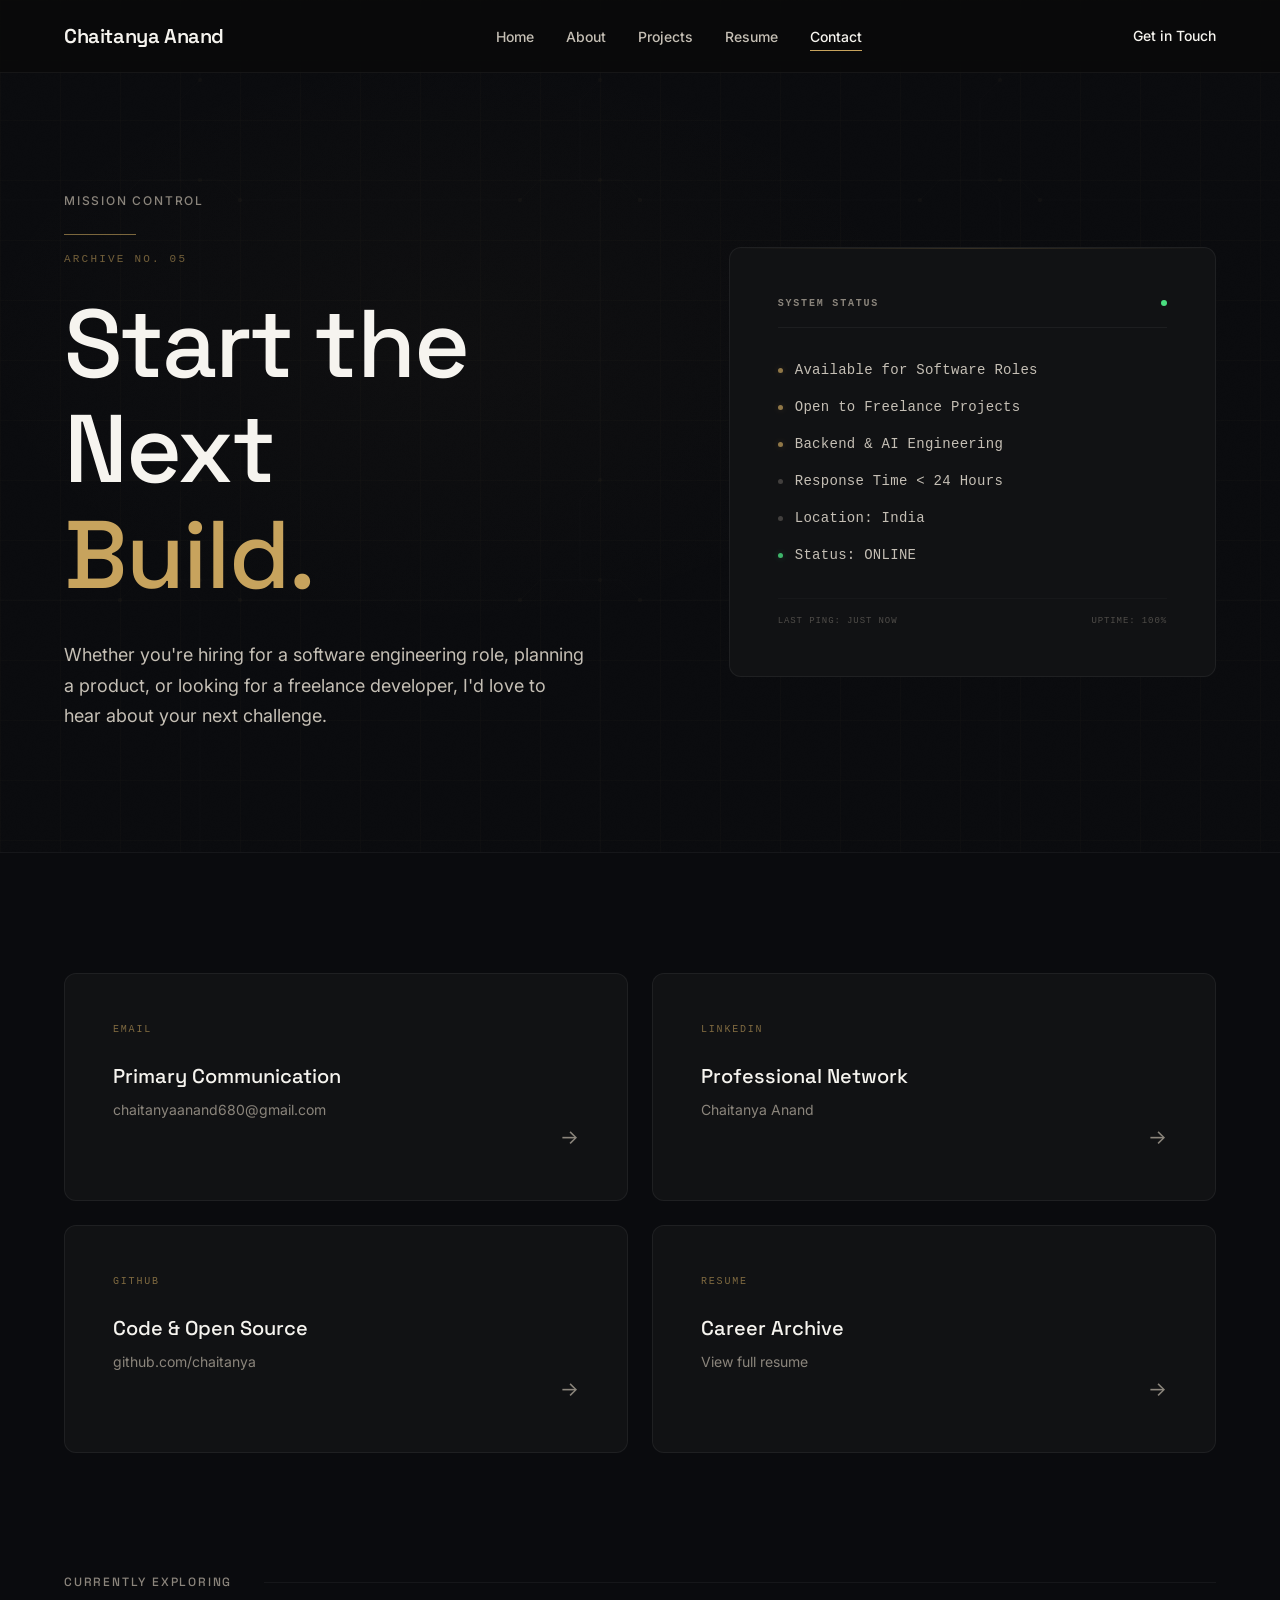
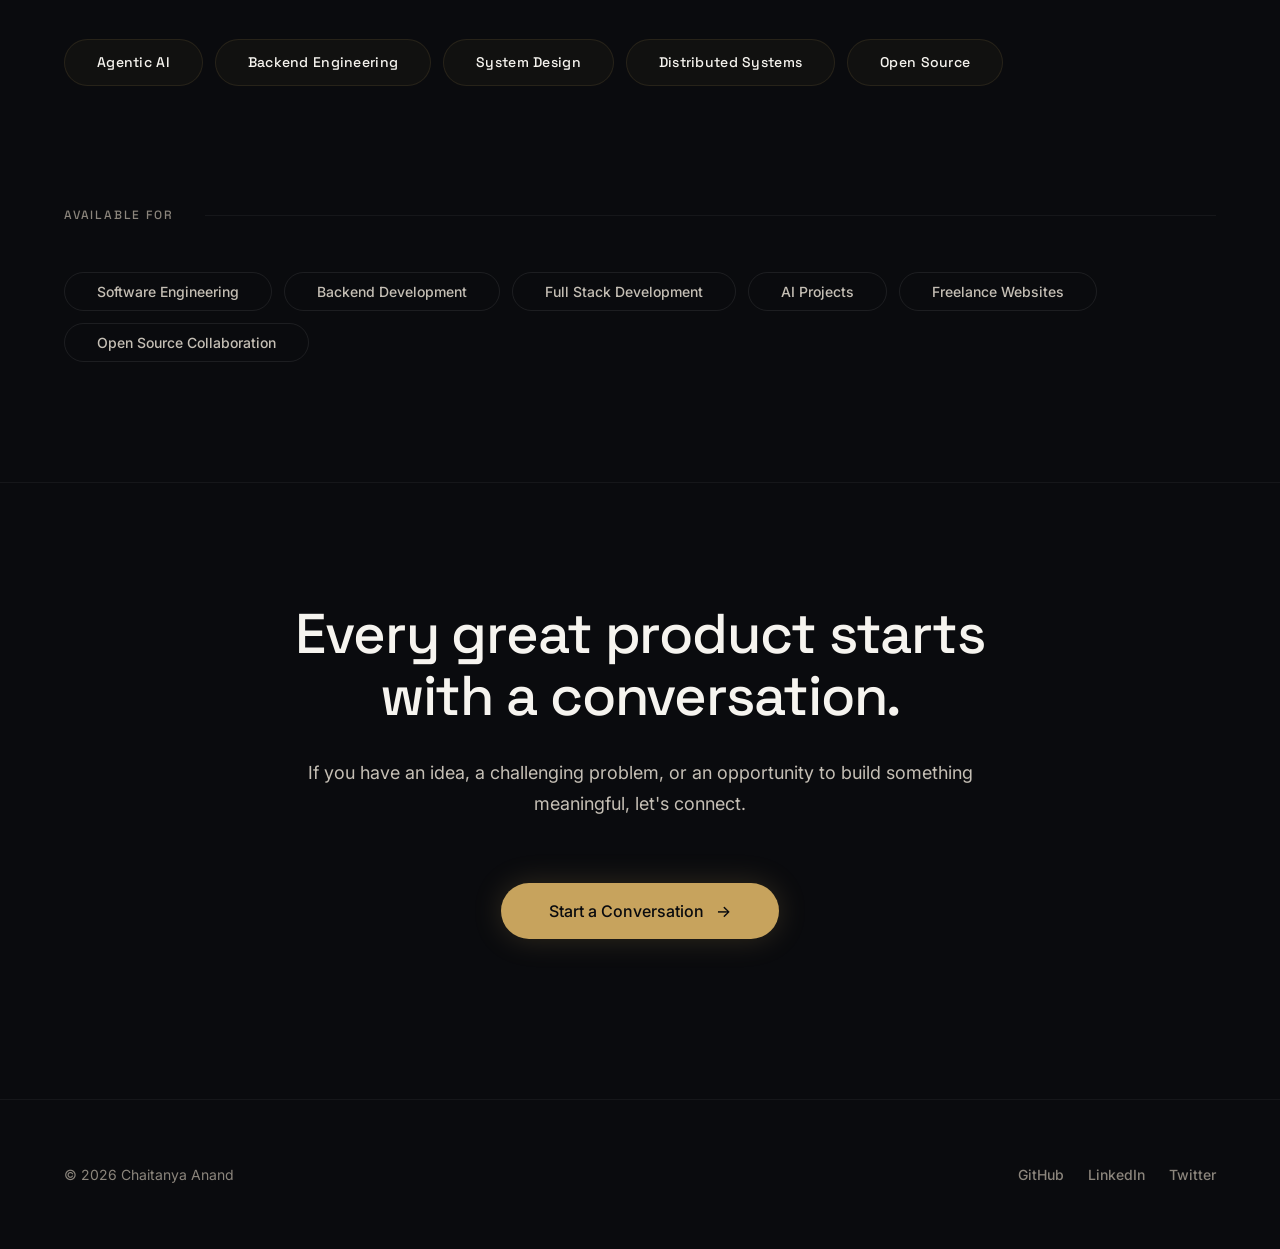
<file: Assignment/Portfolio/pages/contact.html>
<!DOCTYPE html>
<html lang="en">

<head>
  <meta charset="UTF-8">
  <meta name="viewport" content="width=device-width, initial-scale=1.0">
  <meta name="description"
    content="Contact Chaitanya Anand — Start the next build. Software engineering, freelance, and collaboration.">
  <meta name="theme-color" content="#0A0B0E">
  <title>Contact — Chaitanya Anand</title>
  <link rel="preconnect" href="https://fonts.googleapis.com">
  <link rel="preconnect" href="https://fonts.gstatic.com" crossorigin>
  <link
    href="https://fonts.googleapis.com/css2?family=Inter:wght@300;400;500;600;700&family=Space+Grotesk:wght@400;500;600;700&display=swap"
    rel="stylesheet">
  <link rel="stylesheet" href="../css/style.css">
  <link rel="stylesheet" href="../css/responsive.css">
</head>

<body>

  <!-- Mobile Nav Toggle -->
  <input type="checkbox" id="nav-toggle" class="nav-checkbox" aria-hidden="true">

  <!-- Navigation -->
  <header class="nav" role="banner">
    <nav class="nav__inner" role="navigation" aria-label="Main navigation">
      <a href="../index.html" class="nav__logo">Chaitanya Anand</a>
      <ul class="nav__links">
        <li><a href="../index.html" class="nav__link">Home</a></li>
        <li><a href="about.html" class="nav__link">About</a></li>
        <li><a href="projects.html" class="nav__link">Projects</a></li>
        <li><a href="resume.html" class="nav__link">Resume</a></li>
        <li><a href="contact.html" class="nav__link nav__link--active">Contact</a></li>
      </ul>
      <a href="contact.html" class="nav__cta">Get in Touch</a>
      <label for="nav-toggle" class="nav__toggle" aria-label="Toggle menu">
        <span class="nav__toggle-line"></span>
        <span class="nav__toggle-line"></span>
        <span class="nav__toggle-line"></span>
      </label>
    </nav>
  </header>

  <!-- Mobile Navigation -->
  <div class="nav__mobile" aria-hidden="true">
    <nav>
      <ul class="nav__mobile-links">
        <li><a href="../index.html" class="nav__mobile-link">Home</a></li>
        <li><a href="about.html" class="nav__mobile-link">About</a></li>
        <li><a href="projects.html" class="nav__mobile-link">Projects</a></li>
        <li><a href="resume.html" class="nav__mobile-link">Resume</a></li>
        <li><a href="contact.html" class="nav__mobile-link">Contact</a></li>
      </ul>
    </nav>
  </div>

  <!-- Hero: Engineering Notebook Final Chapter -->
  <section class="contact-hero">
    <!-- Background layers -->
    <div class="contact-hero__bg-grid" aria-hidden="true"></div>
    <div class="contact-hero__bg-traces" aria-hidden="true"></div>
    <div class="contact-hero__bg-grain" aria-hidden="true"></div>
    <div class="contact-hero__ambient" aria-hidden="true"></div>

    <div class="container">
      <div class="contact-hero__grid">

        <!-- Left — Content -->
        <div class="contact-hero__content">
          <span class="contact-hero__label">Mission Control</span>
          <div class="contact-hero__divider" aria-hidden="true"></div>
          <span class="contact-hero__meta">Archive No. 05</span>
          <h1 class="contact-hero__title">
            Start the Next<br>
            <span class="contact-hero__title-accent">Build.</span>
          </h1>
          <p class="contact-hero__subtitle">
            Whether you're hiring for a software engineering role, planning a product, or looking for a freelance
            developer, I'd love to hear about your next challenge.
          </p>
        </div>

        <!-- Right — System Status Panel -->
        <div class="contact-hero__status">
          <div class="contact-hero__status-inner">
            <div class="contact-hero__status-header">
              <span class="contact-hero__status-label">System Status</span>
              <span class="contact-hero__status-dot" aria-hidden="true"></span>
            </div>
            <ul class="contact-hero__status-list">
              <li class="contact-hero__status-item">
                <span class="contact-hero__status-indicator contact-hero__status-indicator--active"
                  aria-hidden="true"></span>
                Available for Software Roles
              </li>
              <li class="contact-hero__status-item">
                <span class="contact-hero__status-indicator contact-hero__status-indicator--active"
                  aria-hidden="true"></span>
                Open to Freelance Projects
              </li>
              <li class="contact-hero__status-item">
                <span class="contact-hero__status-indicator contact-hero__status-indicator--active"
                  aria-hidden="true"></span>
                Backend &amp; AI Engineering
              </li>
              <li class="contact-hero__status-item">
                <span class="contact-hero__status-indicator" aria-hidden="true"></span>
                Response Time &lt; 24 Hours
              </li>
              <li class="contact-hero__status-item">
                <span class="contact-hero__status-indicator" aria-hidden="true"></span>
                Location: India
              </li>
              <li class="contact-hero__status-item">
                <span class="contact-hero__status-indicator contact-hero__status-indicator--online"
                  aria-hidden="true"></span>
                Status: ONLINE
              </li>
            </ul>
            <div class="contact-hero__status-footer">
              <span>Last ping: just now</span>
              <span>Uptime: 100%</span>
            </div>
          </div>
        </div>

      </div>
    </div>
  </section>

  <!-- Contact Cards -->
  <section class="contact-cards">
    <div class="container">
      <div class="contact-cards__grid">

        <!-- Email -->
        <a href="mailto:chaitanya@example.com" class="contact-card">
          <div class="contact-card__inner">
            <span class="contact-card__label">Email</span>
            <h3 class="contact-card__title">Primary Communication</h3>
            <p class="contact-card__value">chaitanyaanand680@gmail.com</p>
            <span class="contact-card__arrow">&rarr;</span>
          </div>
        </a>

        <!-- LinkedIn -->
        <a href="https://www.linkedin.com/in/chaitanya-anand-3097b43b9" target="_blank" rel="noopener noreferrer"
          class="contact-card">
          <div class="contact-card__inner">
            <span class="contact-card__label">LinkedIn</span>
            <h3 class="contact-card__title">Professional Network</h3>
            <p class="contact-card__value">Chaitanya Anand</p>
            <span class="contact-card__arrow">&rarr;</span>
          </div>
        </a>

        <!-- GitHub -->
        <a href="https://github.com/Anandsahab" target="_blank" rel="noopener noreferrer" class="contact-card">
          <div class="contact-card__inner">
            <span class="contact-card__label">GitHub</span>
            <h3 class="contact-card__title">Code &amp; Open Source</h3>
            <p class="contact-card__value">github.com/chaitanya</p>
            <span class="contact-card__arrow">&rarr;</span>
          </div>
        </a>

        <!-- Resume -->
        <a href="resume.html" class="contact-card">
          <div class="contact-card__inner">
            <span class="contact-card__label">Resume</span>
            <h3 class="contact-card__title">Career Archive</h3>
            <p class="contact-card__value">View full resume</p>
            <span class="contact-card__arrow">&rarr;</span>
          </div>
        </a>

      </div>
    </div>
  </section>

  <!-- Currently Exploring -->
  <section class="contact-explore">
    <div class="container">
      <div class="contact-explore__header">
        <span class="contact-explore__label">Currently Exploring</span>
        <div class="contact-explore__line" aria-hidden="true"></div>
      </div>
      <div class="contact-explore__tags">
        <span class="contact-explore__tag">Agentic AI</span>
        <span class="contact-explore__tag">Backend Engineering</span>
        <span class="contact-explore__tag">System Design</span>
        <span class="contact-explore__tag">Distributed Systems</span>
        <span class="contact-explore__tag">Open Source</span>
      </div>
    </div>
  </section>

  <!-- Available For -->
  <section class="contact-available">
    <div class="container">
      <div class="contact-available__header">
        <span class="contact-available__label">Available For</span>
        <div class="contact-available__line" aria-hidden="true"></div>
      </div>
      <div class="contact-available__chips">
        <span class="contact-available__chip">Software Engineering</span>
        <span class="contact-available__chip">Backend Development</span>
        <span class="contact-available__chip">Full Stack Development</span>
        <span class="contact-available__chip">AI Projects</span>
        <span class="contact-available__chip">Freelance Websites</span>
        <span class="contact-available__chip">Open Source Collaboration</span>
      </div>
    </div>
  </section>

  <!-- Final CTA -->
  <section class="contact-cta">
    <div class="container">
      <div class="contact-cta__inner">
        <h2 class="contact-cta__title">
          Every great product starts<br>with a conversation.
        </h2>
        <p class="contact-cta__text">
          If you have an idea, a challenging problem, or an opportunity to build something meaningful, let's connect.
        </p>
        <a href="mailto:chaitanya@example.com" class="contact-cta__btn">
          Start a Conversation <span class="contact-cta__btn-arrow">&rarr;</span>
        </a>
      </div>
    </div>
  </section>

  <!-- Footer -->
  <footer class="footer footer--contact" role="contentinfo">
    <div class="container">
      <div class="footer__inner">
        <p class="footer__text">&copy; 2026 Chaitanya Anand</p>
        <div class="footer__social">
          <a href="https://github.com" target="_blank" rel="noopener noreferrer" class="footer__social-link">GitHub</a>
          <a href="https://linkedin.com" target="_blank" rel="noopener noreferrer"
            class="footer__social-link">LinkedIn</a>
          <a href="https://twitter.com" target="_blank" rel="noopener noreferrer"
            class="footer__social-link">Twitter</a>
        </div>
      </div>
    </div>
  </footer>

</body>

</html>
</file>
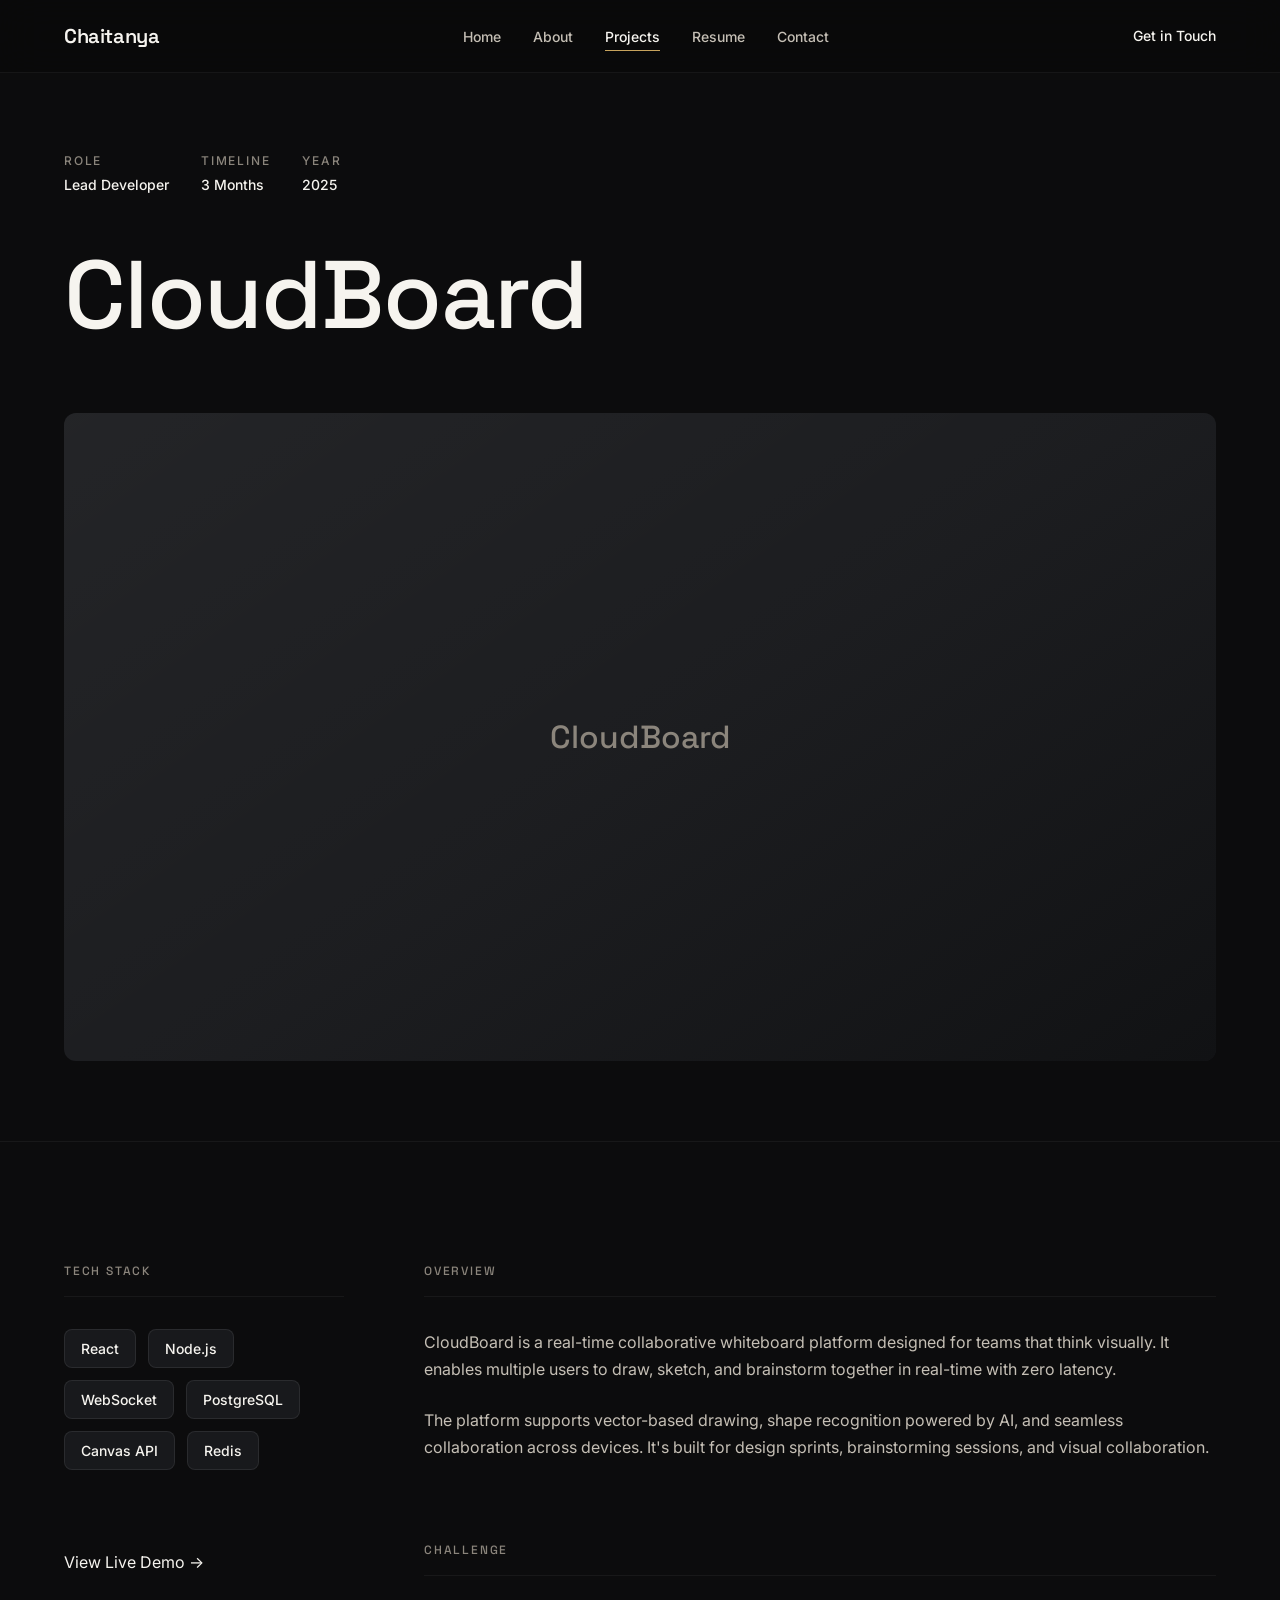
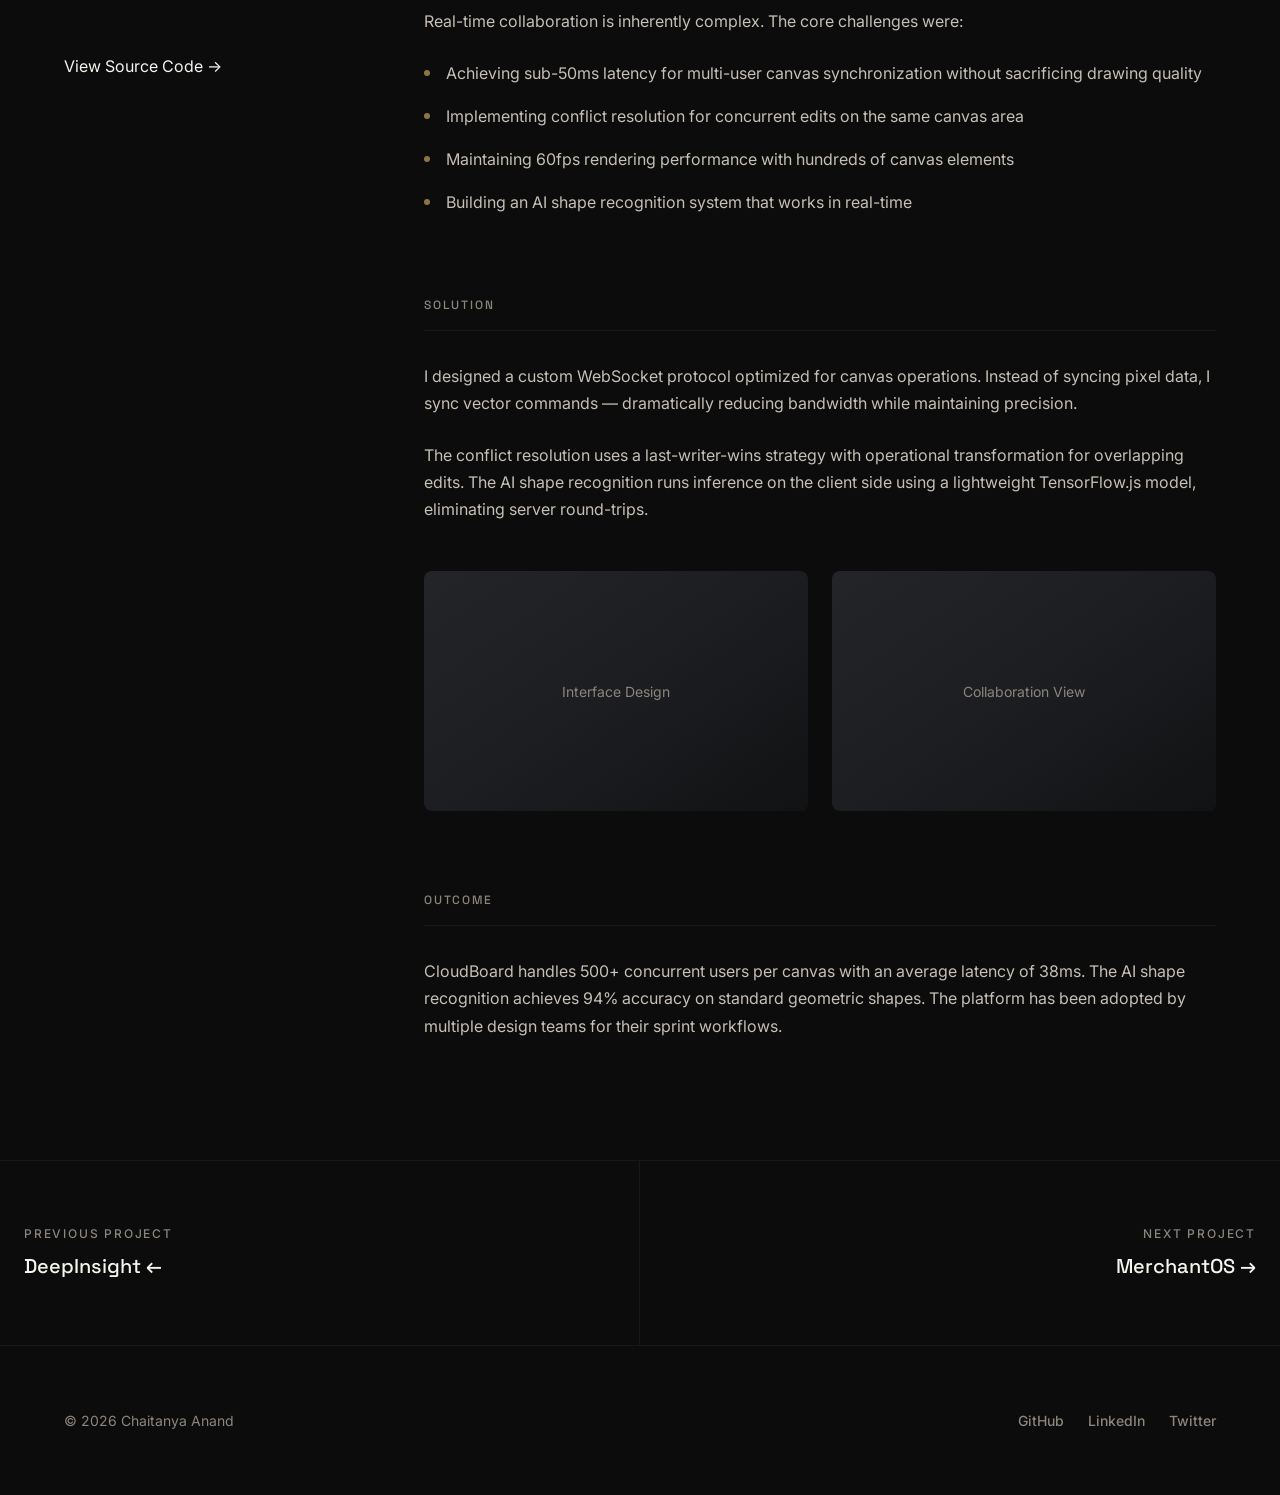
<file: Assignment/Portfolio/pages/project-cloudboard.html>
<!DOCTYPE html>
<html lang="en">
<head>
  <meta charset="UTF-8">
  <meta name="viewport" content="width=device-width, initial-scale=1.0">
  <meta name="description" content="CloudBoard — Real-time collaborative whiteboard platform.">
  <meta name="theme-color" content="#0C0C0D">
  <title>CloudBoard — Chaitanya Anand</title>
  <link rel="preconnect" href="https://fonts.googleapis.com">
  <link rel="preconnect" href="https://fonts.gstatic.com" crossorigin>
  <link href="https://fonts.googleapis.com/css2?family=Inter:wght@300;400;500;600;700&family=Space+Grotesk:wght@400;500;600;700&display=swap" rel="stylesheet">
  <link rel="stylesheet" href="../css/style.css">
  <link rel="stylesheet" href="../css/responsive.css">
</head>
<body>

  <!-- Mobile Nav Toggle -->
  <input type="checkbox" id="nav-toggle" class="nav-checkbox" aria-hidden="true">

  <!-- Navigation -->
  <header class="nav" role="banner">
    <nav class="nav__inner" role="navigation" aria-label="Main navigation">
      <a href="../index.html" class="nav__logo">Chaitanya</a>
      <ul class="nav__links">
        <li><a href="../index.html" class="nav__link">Home</a></li>
        <li><a href="about.html" class="nav__link">About</a></li>
        <li><a href="projects.html" class="nav__link nav__link--active">Projects</a></li>
        <li><a href="resume.html" class="nav__link">Resume</a></li>
        <li><a href="contact.html" class="nav__link">Contact</a></li>
      </ul>
      <a href="contact.html" class="nav__cta">Get in Touch</a>
      <label for="nav-toggle" class="nav__toggle" aria-label="Toggle menu">
        <span class="nav__toggle-line"></span>
        <span class="nav__toggle-line"></span>
        <span class="nav__toggle-line"></span>
      </label>
    </nav>
  </header>

  <!-- Mobile Navigation -->
  <div class="nav__mobile" aria-hidden="true">
    <nav>
      <ul class="nav__mobile-links">
        <li><a href="../index.html" class="nav__mobile-link">Home</a></li>
        <li><a href="about.html" class="nav__mobile-link">About</a></li>
        <li><a href="projects.html" class="nav__mobile-link">Projects</a></li>
        <li><a href="resume.html" class="nav__mobile-link">Resume</a></li>
        <li><a href="contact.html" class="nav__mobile-link">Contact</a></li>
      </ul>
    </nav>
  </div>

  <!-- Project Hero -->
  <section class="project-hero">
    <div class="container">
      <div class="project-hero__meta">
        <div class="project-hero__meta-item">
          <span class="project-hero__meta-label">Role</span>
          <span class="project-hero__meta-value">Lead Developer</span>
        </div>
        <div class="project-hero__meta-item">
          <span class="project-hero__meta-label">Timeline</span>
          <span class="project-hero__meta-value">3 Months</span>
        </div>
        <div class="project-hero__meta-item">
          <span class="project-hero__meta-label">Year</span>
          <span class="project-hero__meta-value">2025</span>
        </div>
      </div>
      <h1 class="project-hero__title">CloudBoard</h1>
      <div class="project-hero__image">
        <div class="project-hero__image-placeholder">CloudBoard</div>
      </div>
    </div>
  </section>

  <!-- Project Content -->
  <section class="project-content">
    <div class="container">
      <div class="project-content__grid">
        <aside class="project-content__sidebar">
          <nav class="project-content__section">
            <h2 class="project-content__section-title">Tech Stack</h2>
            <div class="project-tech">
              <span class="project-tech__item">React</span>
              <span class="project-tech__item">Node.js</span>
              <span class="project-tech__item">WebSocket</span>
              <span class="project-tech__item">PostgreSQL</span>
              <span class="project-tech__item">Canvas API</span>
              <span class="project-tech__item">Redis</span>
            </div>
          </nav>
          <div class="project-content__section">
            <a href="#" class="project-link">
              View Live Demo
              <span class="project-link__arrow">&rarr;</span>
            </a>
          </div>
          <div class="project-content__section">
            <a href="#" class="project-link">
              View Source Code
              <span class="project-link__arrow">&rarr;</span>
            </a>
          </div>
        </aside>

        <div class="project-content__main">
          <div class="project-content__section">
            <h2 class="project-content__section-title">Overview</h2>
            <p class="project-content__text">CloudBoard is a real-time collaborative whiteboard platform designed for teams that think visually. It enables multiple users to draw, sketch, and brainstorm together in real-time with zero latency.</p>
            <p class="project-content__text">The platform supports vector-based drawing, shape recognition powered by AI, and seamless collaboration across devices. It's built for design sprints, brainstorming sessions, and visual collaboration.</p>
          </div>

          <div class="project-content__section">
            <h2 class="project-content__section-title">Challenge</h2>
            <p class="project-content__text">Real-time collaboration is inherently complex. The core challenges were:</p>
            <ul class="project-content__list">
              <li class="project-content__list-item">
                <span class="project-content__list-bullet"></span>
                <span>Achieving sub-50ms latency for multi-user canvas synchronization without sacrificing drawing quality</span>
              </li>
              <li class="project-content__list-item">
                <span class="project-content__list-bullet"></span>
                <span>Implementing conflict resolution for concurrent edits on the same canvas area</span>
              </li>
              <li class="project-content__list-item">
                <span class="project-content__list-bullet"></span>
                <span>Maintaining 60fps rendering performance with hundreds of canvas elements</span>
              </li>
              <li class="project-content__list-item">
                <span class="project-content__list-bullet"></span>
                <span>Building an AI shape recognition system that works in real-time</span>
              </li>
            </ul>
          </div>

          <div class="project-content__section">
            <h2 class="project-content__section-title">Solution</h2>
            <p class="project-content__text">I designed a custom WebSocket protocol optimized for canvas operations. Instead of syncing pixel data, I sync vector commands — dramatically reducing bandwidth while maintaining precision.</p>
            <p class="project-content__text">The conflict resolution uses a last-writer-wins strategy with operational transformation for overlapping edits. The AI shape recognition runs inference on the client side using a lightweight TensorFlow.js model, eliminating server round-trips.</p>
            <div class="project-gallery">
              <div class="project-gallery__item">
                <div class="project-gallery__placeholder">Interface Design</div>
              </div>
              <div class="project-gallery__item">
                <div class="project-gallery__placeholder">Collaboration View</div>
              </div>
            </div>
          </div>

          <div class="project-content__section">
            <h2 class="project-content__section-title">Outcome</h2>
            <p class="project-content__text">CloudBoard handles 500+ concurrent users per canvas with an average latency of 38ms. The AI shape recognition achieves 94% accuracy on standard geometric shapes. The platform has been adopted by multiple design teams for their sprint workflows.</p>
          </div>
        </div>
      </div>
    </div>
  </section>

  <!-- Project Navigation -->
  <nav class="project-nav" aria-label="Project navigation">
    <a href="project-deepinsight.html" class="project-nav__link">
      <span class="project-nav__label">Previous Project</span>
      <span class="project-nav__title">DeepInsight &larr;</span>
    </a>
    <a href="project-merchantos.html" class="project-nav__link">
      <span class="project-nav__label">Next Project</span>
      <span class="project-nav__title">MerchantOS &rarr;</span>
    </a>
  </nav>

  <!-- Footer -->
  <footer class="footer" role="contentinfo">
    <div class="container">
      <div class="footer__inner">
        <p class="footer__text">&copy; 2026 Chaitanya Anand</p>
        <div class="footer__social">
          <a href="https://github.com" target="_blank" rel="noopener noreferrer" class="footer__social-link">GitHub</a>
          <a href="https://linkedin.com" target="_blank" rel="noopener noreferrer" class="footer__social-link">LinkedIn</a>
          <a href="https://twitter.com" target="_blank" rel="noopener noreferrer" class="footer__social-link">Twitter</a>
        </div>
      </div>
    </div>
  </footer>

</body>
</html>
</file>
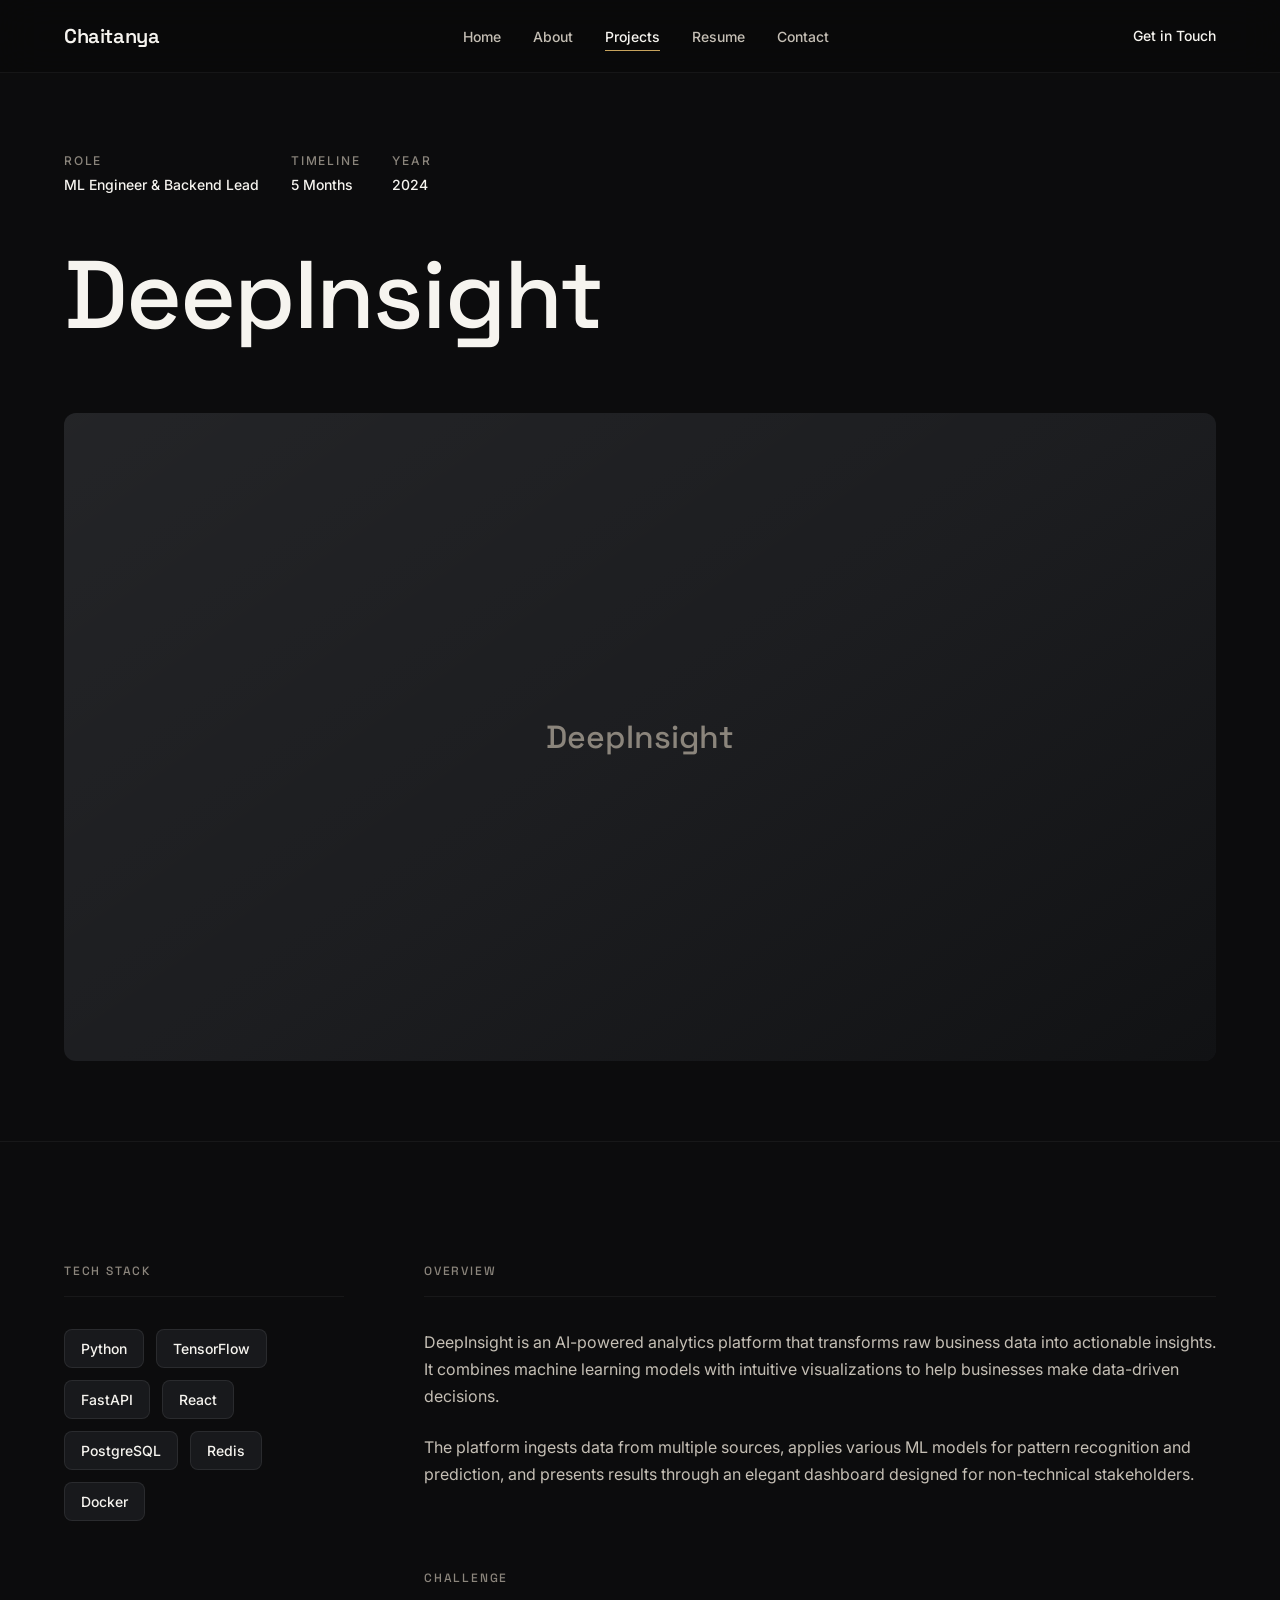
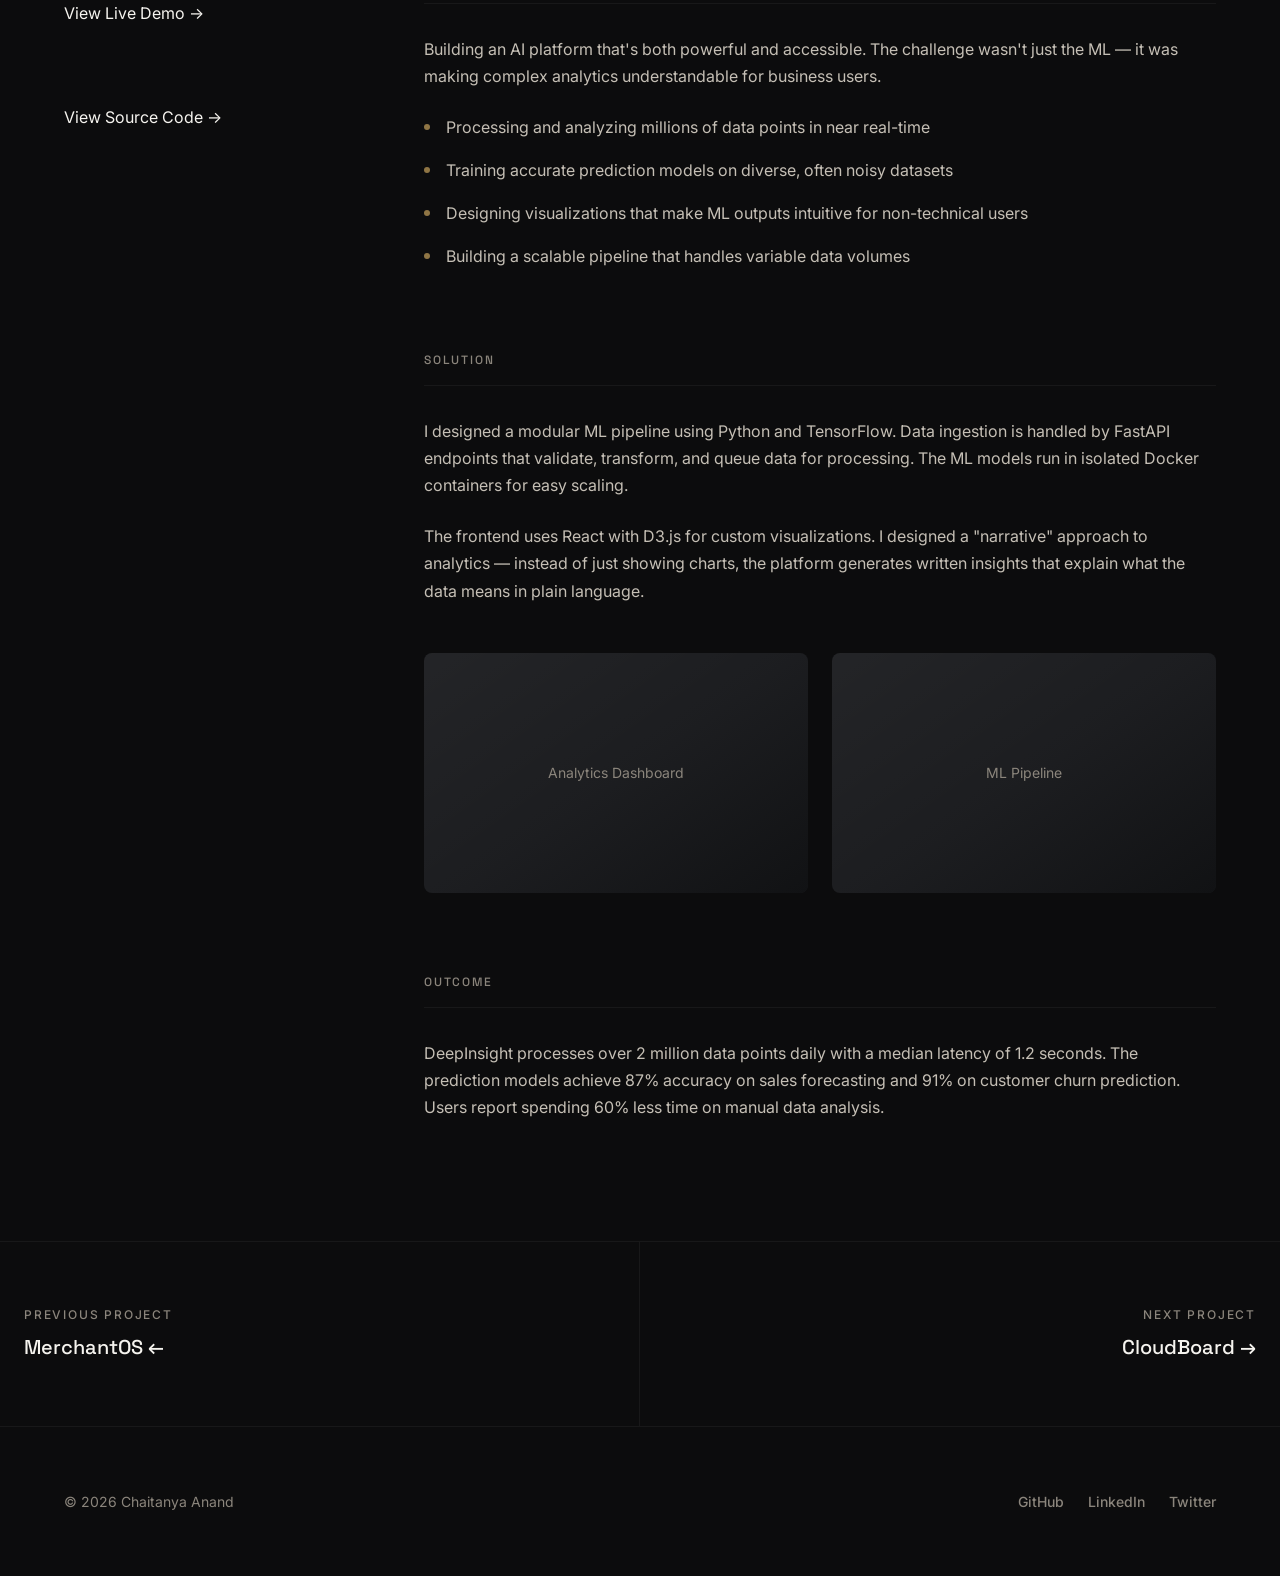
<file: Assignment/Portfolio/pages/project-deepinsight.html>
<!DOCTYPE html>
<html lang="en">
<head>
  <meta charset="UTF-8">
  <meta name="viewport" content="width=device-width, initial-scale=1.0">
  <meta name="description" content="DeepInsight — AI-powered analytics platform.">
  <meta name="theme-color" content="#0C0C0D">
  <title>DeepInsight — Chaitanya Anand</title>
  <link rel="preconnect" href="https://fonts.googleapis.com">
  <link rel="preconnect" href="https://fonts.gstatic.com" crossorigin>
  <link href="https://fonts.googleapis.com/css2?family=Inter:wght@300;400;500;600;700&family=Space+Grotesk:wght@400;500;600;700&display=swap" rel="stylesheet">
  <link rel="stylesheet" href="../css/style.css">
  <link rel="stylesheet" href="../css/responsive.css">
</head>
<body>

  <!-- Mobile Nav Toggle -->
  <input type="checkbox" id="nav-toggle" class="nav-checkbox" aria-hidden="true">

  <!-- Navigation -->
  <header class="nav" role="banner">
    <nav class="nav__inner" role="navigation" aria-label="Main navigation">
      <a href="../index.html" class="nav__logo">Chaitanya</a>
      <ul class="nav__links">
        <li><a href="../index.html" class="nav__link">Home</a></li>
        <li><a href="about.html" class="nav__link">About</a></li>
        <li><a href="projects.html" class="nav__link nav__link--active">Projects</a></li>
        <li><a href="resume.html" class="nav__link">Resume</a></li>
        <li><a href="contact.html" class="nav__link">Contact</a></li>
      </ul>
      <a href="contact.html" class="nav__cta">Get in Touch</a>
      <label for="nav-toggle" class="nav__toggle" aria-label="Toggle menu">
        <span class="nav__toggle-line"></span>
        <span class="nav__toggle-line"></span>
        <span class="nav__toggle-line"></span>
      </label>
    </nav>
  </header>

  <!-- Mobile Navigation -->
  <div class="nav__mobile" aria-hidden="true">
    <nav>
      <ul class="nav__mobile-links">
        <li><a href="../index.html" class="nav__mobile-link">Home</a></li>
        <li><a href="about.html" class="nav__mobile-link">About</a></li>
        <li><a href="projects.html" class="nav__mobile-link">Projects</a></li>
        <li><a href="resume.html" class="nav__mobile-link">Resume</a></li>
        <li><a href="contact.html" class="nav__mobile-link">Contact</a></li>
      </ul>
    </nav>
  </div>

  <!-- Project Hero -->
  <section class="project-hero">
    <div class="container">
      <div class="project-hero__meta">
        <div class="project-hero__meta-item">
          <span class="project-hero__meta-label">Role</span>
          <span class="project-hero__meta-value">ML Engineer & Backend Lead</span>
        </div>
        <div class="project-hero__meta-item">
          <span class="project-hero__meta-label">Timeline</span>
          <span class="project-hero__meta-value">5 Months</span>
        </div>
        <div class="project-hero__meta-item">
          <span class="project-hero__meta-label">Year</span>
          <span class="project-hero__meta-value">2024</span>
        </div>
      </div>
      <h1 class="project-hero__title">DeepInsight</h1>
      <div class="project-hero__image">
        <div class="project-hero__image-placeholder">DeepInsight</div>
      </div>
    </div>
  </section>

  <!-- Project Content -->
  <section class="project-content">
    <div class="container">
      <div class="project-content__grid">
        <aside class="project-content__sidebar">
          <nav class="project-content__section">
            <h2 class="project-content__section-title">Tech Stack</h2>
            <div class="project-tech">
              <span class="project-tech__item">Python</span>
              <span class="project-tech__item">TensorFlow</span>
              <span class="project-tech__item">FastAPI</span>
              <span class="project-tech__item">React</span>
              <span class="project-tech__item">PostgreSQL</span>
              <span class="project-tech__item">Redis</span>
              <span class="project-tech__item">Docker</span>
            </div>
          </nav>
          <div class="project-content__section">
            <a href="#" class="project-link">
              View Live Demo
              <span class="project-link__arrow">&rarr;</span>
            </a>
          </div>
          <div class="project-content__section">
            <a href="#" class="project-link">
              View Source Code
              <span class="project-link__arrow">&rarr;</span>
            </a>
          </div>
        </aside>

        <div class="project-content__main">
          <div class="project-content__section">
            <h2 class="project-content__section-title">Overview</h2>
            <p class="project-content__text">DeepInsight is an AI-powered analytics platform that transforms raw business data into actionable insights. It combines machine learning models with intuitive visualizations to help businesses make data-driven decisions.</p>
            <p class="project-content__text">The platform ingests data from multiple sources, applies various ML models for pattern recognition and prediction, and presents results through an elegant dashboard designed for non-technical stakeholders.</p>
          </div>

          <div class="project-content__section">
            <h2 class="project-content__section-title">Challenge</h2>
            <p class="project-content__text">Building an AI platform that's both powerful and accessible. The challenge wasn't just the ML — it was making complex analytics understandable for business users.</p>
            <ul class="project-content__list">
              <li class="project-content__list-item">
                <span class="project-content__list-bullet"></span>
                <span>Processing and analyzing millions of data points in near real-time</span>
              </li>
              <li class="project-content__list-item">
                <span class="project-content__list-bullet"></span>
                <span>Training accurate prediction models on diverse, often noisy datasets</span>
              </li>
              <li class="project-content__list-item">
                <span class="project-content__list-bullet"></span>
                <span>Designing visualizations that make ML outputs intuitive for non-technical users</span>
              </li>
              <li class="project-content__list-item">
                <span class="project-content__list-bullet"></span>
                <span>Building a scalable pipeline that handles variable data volumes</span>
              </li>
            </ul>
          </div>

          <div class="project-content__section">
            <h2 class="project-content__section-title">Solution</h2>
            <p class="project-content__text">I designed a modular ML pipeline using Python and TensorFlow. Data ingestion is handled by FastAPI endpoints that validate, transform, and queue data for processing. The ML models run in isolated Docker containers for easy scaling.</p>
            <p class="project-content__text">The frontend uses React with D3.js for custom visualizations. I designed a "narrative" approach to analytics — instead of just showing charts, the platform generates written insights that explain what the data means in plain language.</p>
            <div class="project-gallery">
              <div class="project-gallery__item">
                <div class="project-gallery__placeholder">Analytics Dashboard</div>
              </div>
              <div class="project-gallery__item">
                <div class="project-gallery__placeholder">ML Pipeline</div>
              </div>
            </div>
          </div>

          <div class="project-content__section">
            <h2 class="project-content__section-title">Outcome</h2>
            <p class="project-content__text">DeepInsight processes over 2 million data points daily with a median latency of 1.2 seconds. The prediction models achieve 87% accuracy on sales forecasting and 91% on customer churn prediction. Users report spending 60% less time on manual data analysis.</p>
          </div>
        </div>
      </div>
    </div>
  </section>

  <!-- Project Navigation -->
  <nav class="project-nav" aria-label="Project navigation">
    <a href="project-merchantos.html" class="project-nav__link">
      <span class="project-nav__label">Previous Project</span>
      <span class="project-nav__title">MerchantOS &larr;</span>
    </a>
    <a href="project-cloudboard.html" class="project-nav__link">
      <span class="project-nav__label">Next Project</span>
      <span class="project-nav__title">CloudBoard &rarr;</span>
    </a>
  </nav>

  <!-- Footer -->
  <footer class="footer" role="contentinfo">
    <div class="container">
      <div class="footer__inner">
        <p class="footer__text">&copy; 2026 Chaitanya Anand</p>
        <div class="footer__social">
          <a href="https://github.com" target="_blank" rel="noopener noreferrer" class="footer__social-link">GitHub</a>
          <a href="https://linkedin.com" target="_blank" rel="noopener noreferrer" class="footer__social-link">LinkedIn</a>
          <a href="https://twitter.com" target="_blank" rel="noopener noreferrer" class="footer__social-link">Twitter</a>
        </div>
      </div>
    </div>
  </footer>

</body>
</html>
</file>
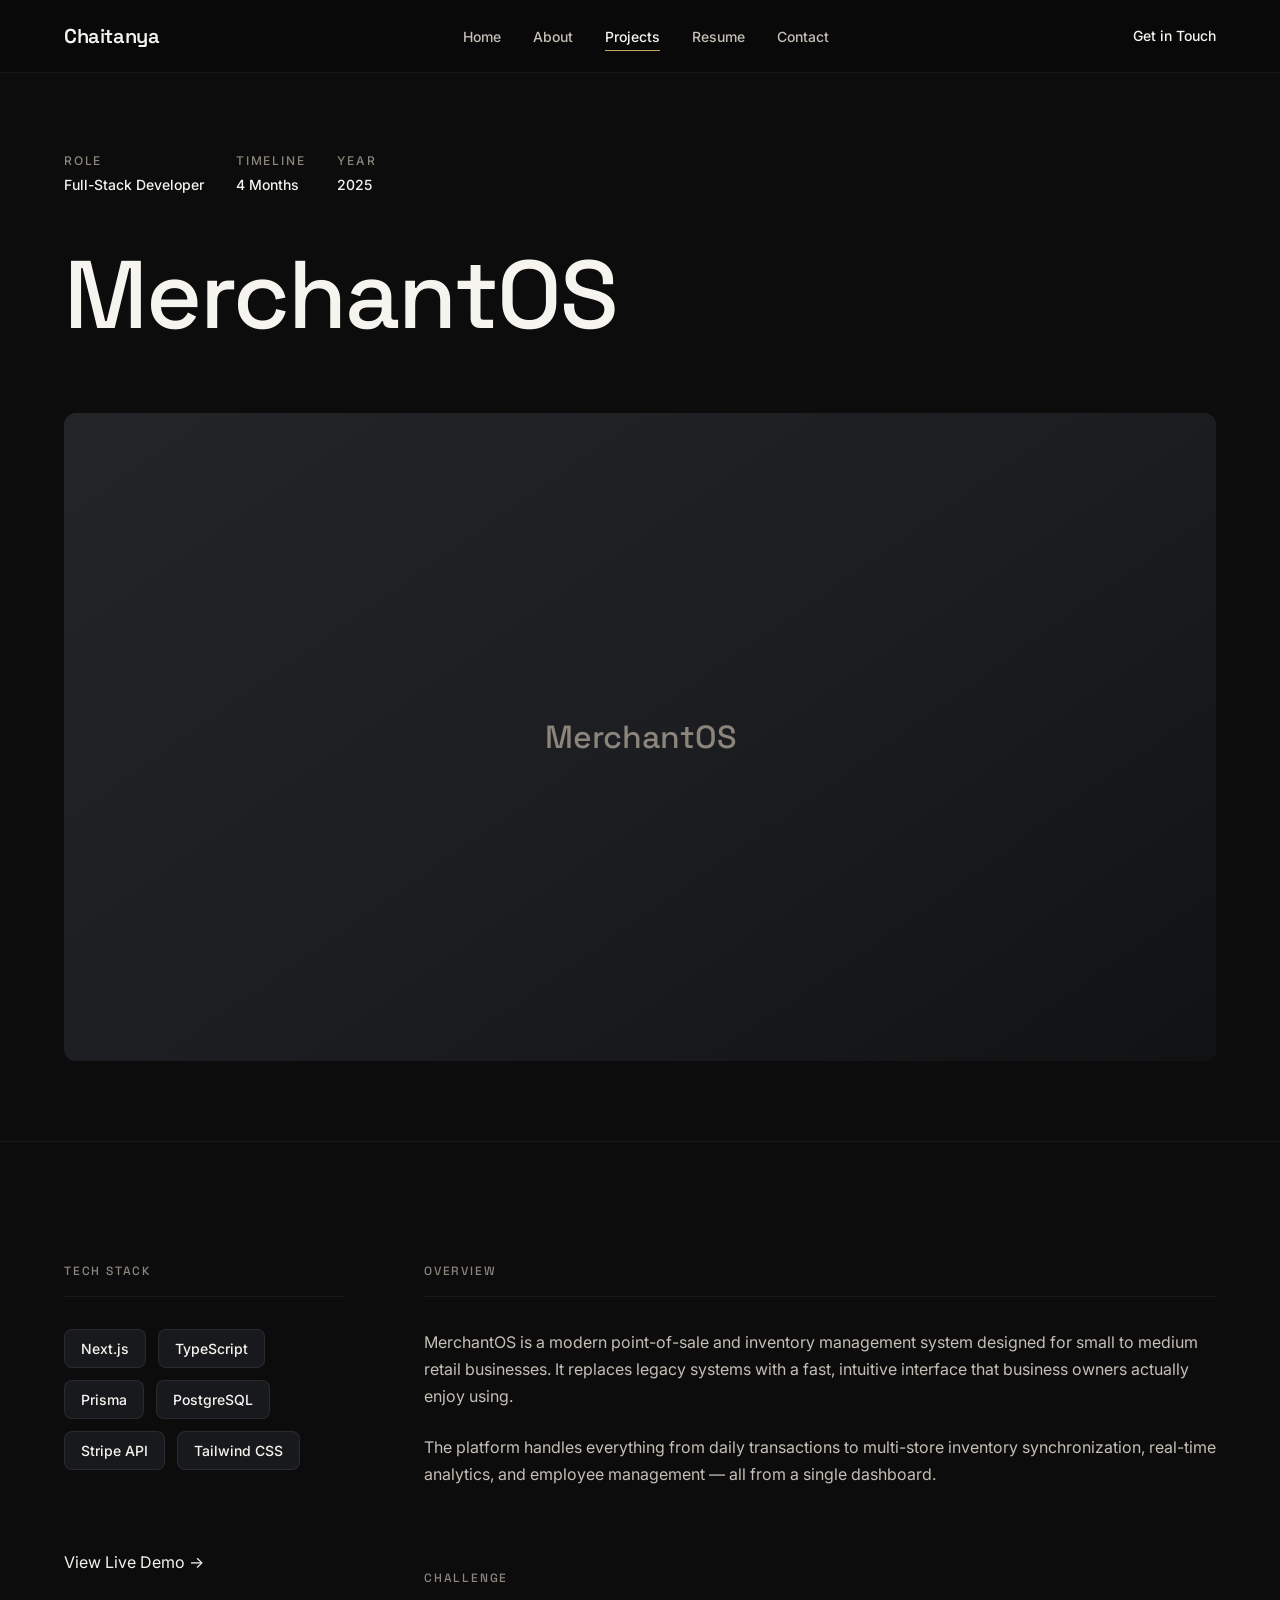
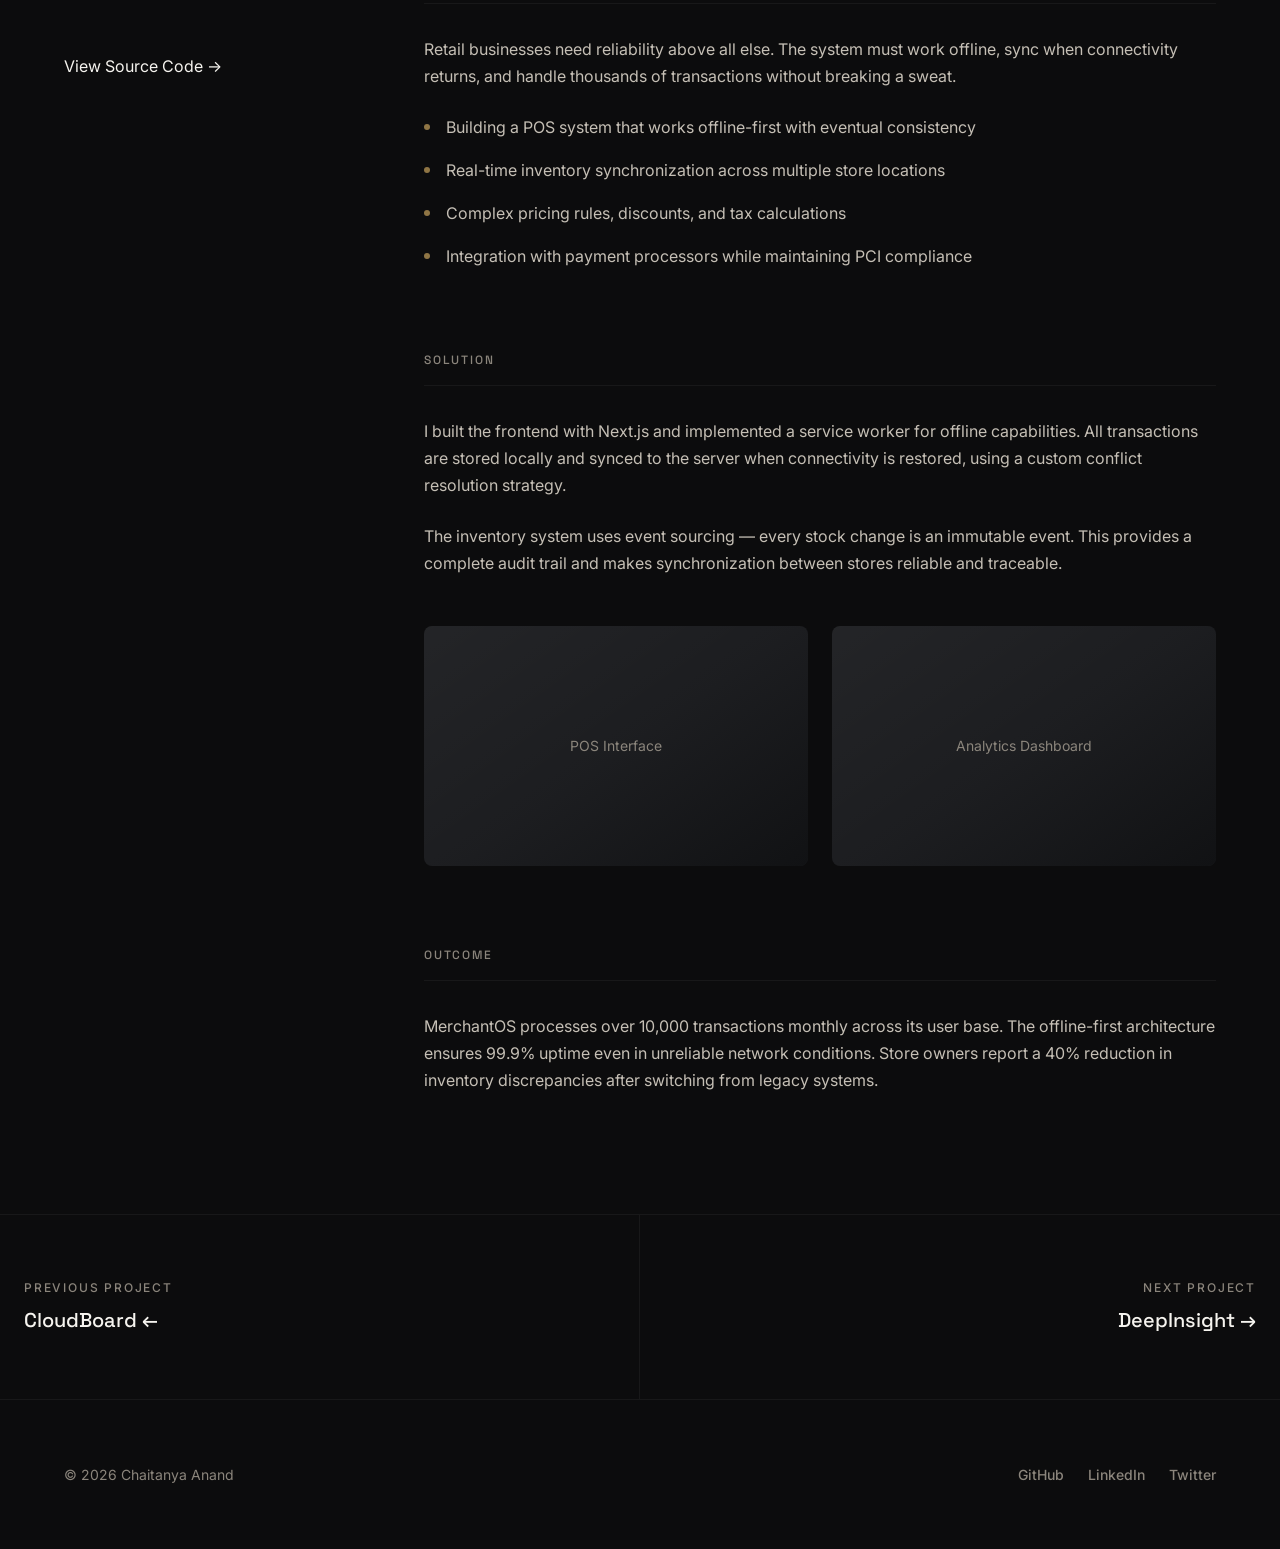
<file: Assignment/Portfolio/pages/project-merchantos.html>
<!DOCTYPE html>
<html lang="en">
<head>
  <meta charset="UTF-8">
  <meta name="viewport" content="width=device-width, initial-scale=1.0">
  <meta name="description" content="MerchantOS — Modern point-of-sale and inventory management system.">
  <meta name="theme-color" content="#0C0C0D">
  <title>MerchantOS — Chaitanya Anand</title>
  <link rel="preconnect" href="https://fonts.googleapis.com">
  <link rel="preconnect" href="https://fonts.gstatic.com" crossorigin>
  <link href="https://fonts.googleapis.com/css2?family=Inter:wght@300;400;500;600;700&family=Space+Grotesk:wght@400;500;600;700&display=swap" rel="stylesheet">
  <link rel="stylesheet" href="../css/style.css">
  <link rel="stylesheet" href="../css/responsive.css">
</head>
<body>

  <!-- Mobile Nav Toggle -->
  <input type="checkbox" id="nav-toggle" class="nav-checkbox" aria-hidden="true">

  <!-- Navigation -->
  <header class="nav" role="banner">
    <nav class="nav__inner" role="navigation" aria-label="Main navigation">
      <a href="../index.html" class="nav__logo">Chaitanya</a>
      <ul class="nav__links">
        <li><a href="../index.html" class="nav__link">Home</a></li>
        <li><a href="about.html" class="nav__link">About</a></li>
        <li><a href="projects.html" class="nav__link nav__link--active">Projects</a></li>
        <li><a href="resume.html" class="nav__link">Resume</a></li>
        <li><a href="contact.html" class="nav__link">Contact</a></li>
      </ul>
      <a href="contact.html" class="nav__cta">Get in Touch</a>
      <label for="nav-toggle" class="nav__toggle" aria-label="Toggle menu">
        <span class="nav__toggle-line"></span>
        <span class="nav__toggle-line"></span>
        <span class="nav__toggle-line"></span>
      </label>
    </nav>
  </header>

  <!-- Mobile Navigation -->
  <div class="nav__mobile" aria-hidden="true">
    <nav>
      <ul class="nav__mobile-links">
        <li><a href="../index.html" class="nav__mobile-link">Home</a></li>
        <li><a href="about.html" class="nav__mobile-link">About</a></li>
        <li><a href="projects.html" class="nav__mobile-link">Projects</a></li>
        <li><a href="resume.html" class="nav__mobile-link">Resume</a></li>
        <li><a href="contact.html" class="nav__mobile-link">Contact</a></li>
      </ul>
    </nav>
  </div>

  <!-- Project Hero -->
  <section class="project-hero">
    <div class="container">
      <div class="project-hero__meta">
        <div class="project-hero__meta-item">
          <span class="project-hero__meta-label">Role</span>
          <span class="project-hero__meta-value">Full-Stack Developer</span>
        </div>
        <div class="project-hero__meta-item">
          <span class="project-hero__meta-label">Timeline</span>
          <span class="project-hero__meta-value">4 Months</span>
        </div>
        <div class="project-hero__meta-item">
          <span class="project-hero__meta-label">Year</span>
          <span class="project-hero__meta-value">2025</span>
        </div>
      </div>
      <h1 class="project-hero__title">MerchantOS</h1>
      <div class="project-hero__image">
        <div class="project-hero__image-placeholder">MerchantOS</div>
      </div>
    </div>
  </section>

  <!-- Project Content -->
  <section class="project-content">
    <div class="container">
      <div class="project-content__grid">
        <aside class="project-content__sidebar">
          <nav class="project-content__section">
            <h2 class="project-content__section-title">Tech Stack</h2>
            <div class="project-tech">
              <span class="project-tech__item">Next.js</span>
              <span class="project-tech__item">TypeScript</span>
              <span class="project-tech__item">Prisma</span>
              <span class="project-tech__item">PostgreSQL</span>
              <span class="project-tech__item">Stripe API</span>
              <span class="project-tech__item">Tailwind CSS</span>
            </div>
          </nav>
          <div class="project-content__section">
            <a href="#" class="project-link">
              View Live Demo
              <span class="project-link__arrow">&rarr;</span>
            </a>
          </div>
          <div class="project-content__section">
            <a href="#" class="project-link">
              View Source Code
              <span class="project-link__arrow">&rarr;</span>
            </a>
          </div>
        </aside>

        <div class="project-content__main">
          <div class="project-content__section">
            <h2 class="project-content__section-title">Overview</h2>
            <p class="project-content__text">MerchantOS is a modern point-of-sale and inventory management system designed for small to medium retail businesses. It replaces legacy systems with a fast, intuitive interface that business owners actually enjoy using.</p>
            <p class="project-content__text">The platform handles everything from daily transactions to multi-store inventory synchronization, real-time analytics, and employee management — all from a single dashboard.</p>
          </div>

          <div class="project-content__section">
            <h2 class="project-content__section-title">Challenge</h2>
            <p class="project-content__text">Retail businesses need reliability above all else. The system must work offline, sync when connectivity returns, and handle thousands of transactions without breaking a sweat.</p>
            <ul class="project-content__list">
              <li class="project-content__list-item">
                <span class="project-content__list-bullet"></span>
                <span>Building a POS system that works offline-first with eventual consistency</span>
              </li>
              <li class="project-content__list-item">
                <span class="project-content__list-bullet"></span>
                <span>Real-time inventory synchronization across multiple store locations</span>
              </li>
              <li class="project-content__list-item">
                <span class="project-content__list-bullet"></span>
                <span>Complex pricing rules, discounts, and tax calculations</span>
              </li>
              <li class="project-content__list-item">
                <span class="project-content__list-bullet"></span>
                <span>Integration with payment processors while maintaining PCI compliance</span>
              </li>
            </ul>
          </div>

          <div class="project-content__section">
            <h2 class="project-content__section-title">Solution</h2>
            <p class="project-content__text">I built the frontend with Next.js and implemented a service worker for offline capabilities. All transactions are stored locally and synced to the server when connectivity is restored, using a custom conflict resolution strategy.</p>
            <p class="project-content__text">The inventory system uses event sourcing — every stock change is an immutable event. This provides a complete audit trail and makes synchronization between stores reliable and traceable.</p>
            <div class="project-gallery">
              <div class="project-gallery__item">
                <div class="project-gallery__placeholder">POS Interface</div>
              </div>
              <div class="project-gallery__item">
                <div class="project-gallery__placeholder">Analytics Dashboard</div>
              </div>
            </div>
          </div>

          <div class="project-content__section">
            <h2 class="project-content__section-title">Outcome</h2>
            <p class="project-content__text">MerchantOS processes over 10,000 transactions monthly across its user base. The offline-first architecture ensures 99.9% uptime even in unreliable network conditions. Store owners report a 40% reduction in inventory discrepancies after switching from legacy systems.</p>
          </div>
        </div>
      </div>
    </div>
  </section>

  <!-- Project Navigation -->
  <nav class="project-nav" aria-label="Project navigation">
    <a href="project-cloudboard.html" class="project-nav__link">
      <span class="project-nav__label">Previous Project</span>
      <span class="project-nav__title">CloudBoard &larr;</span>
    </a>
    <a href="project-deepinsight.html" class="project-nav__link">
      <span class="project-nav__label">Next Project</span>
      <span class="project-nav__title">DeepInsight &rarr;</span>
    </a>
  </nav>

  <!-- Footer -->
  <footer class="footer" role="contentinfo">
    <div class="container">
      <div class="footer__inner">
        <p class="footer__text">&copy; 2026 Chaitanya Anand</p>
        <div class="footer__social">
          <a href="https://github.com" target="_blank" rel="noopener noreferrer" class="footer__social-link">GitHub</a>
          <a href="https://linkedin.com" target="_blank" rel="noopener noreferrer" class="footer__social-link">LinkedIn</a>
          <a href="https://twitter.com" target="_blank" rel="noopener noreferrer" class="footer__social-link">Twitter</a>
        </div>
      </div>
    </div>
  </footer>

</body>
</html>
</file>
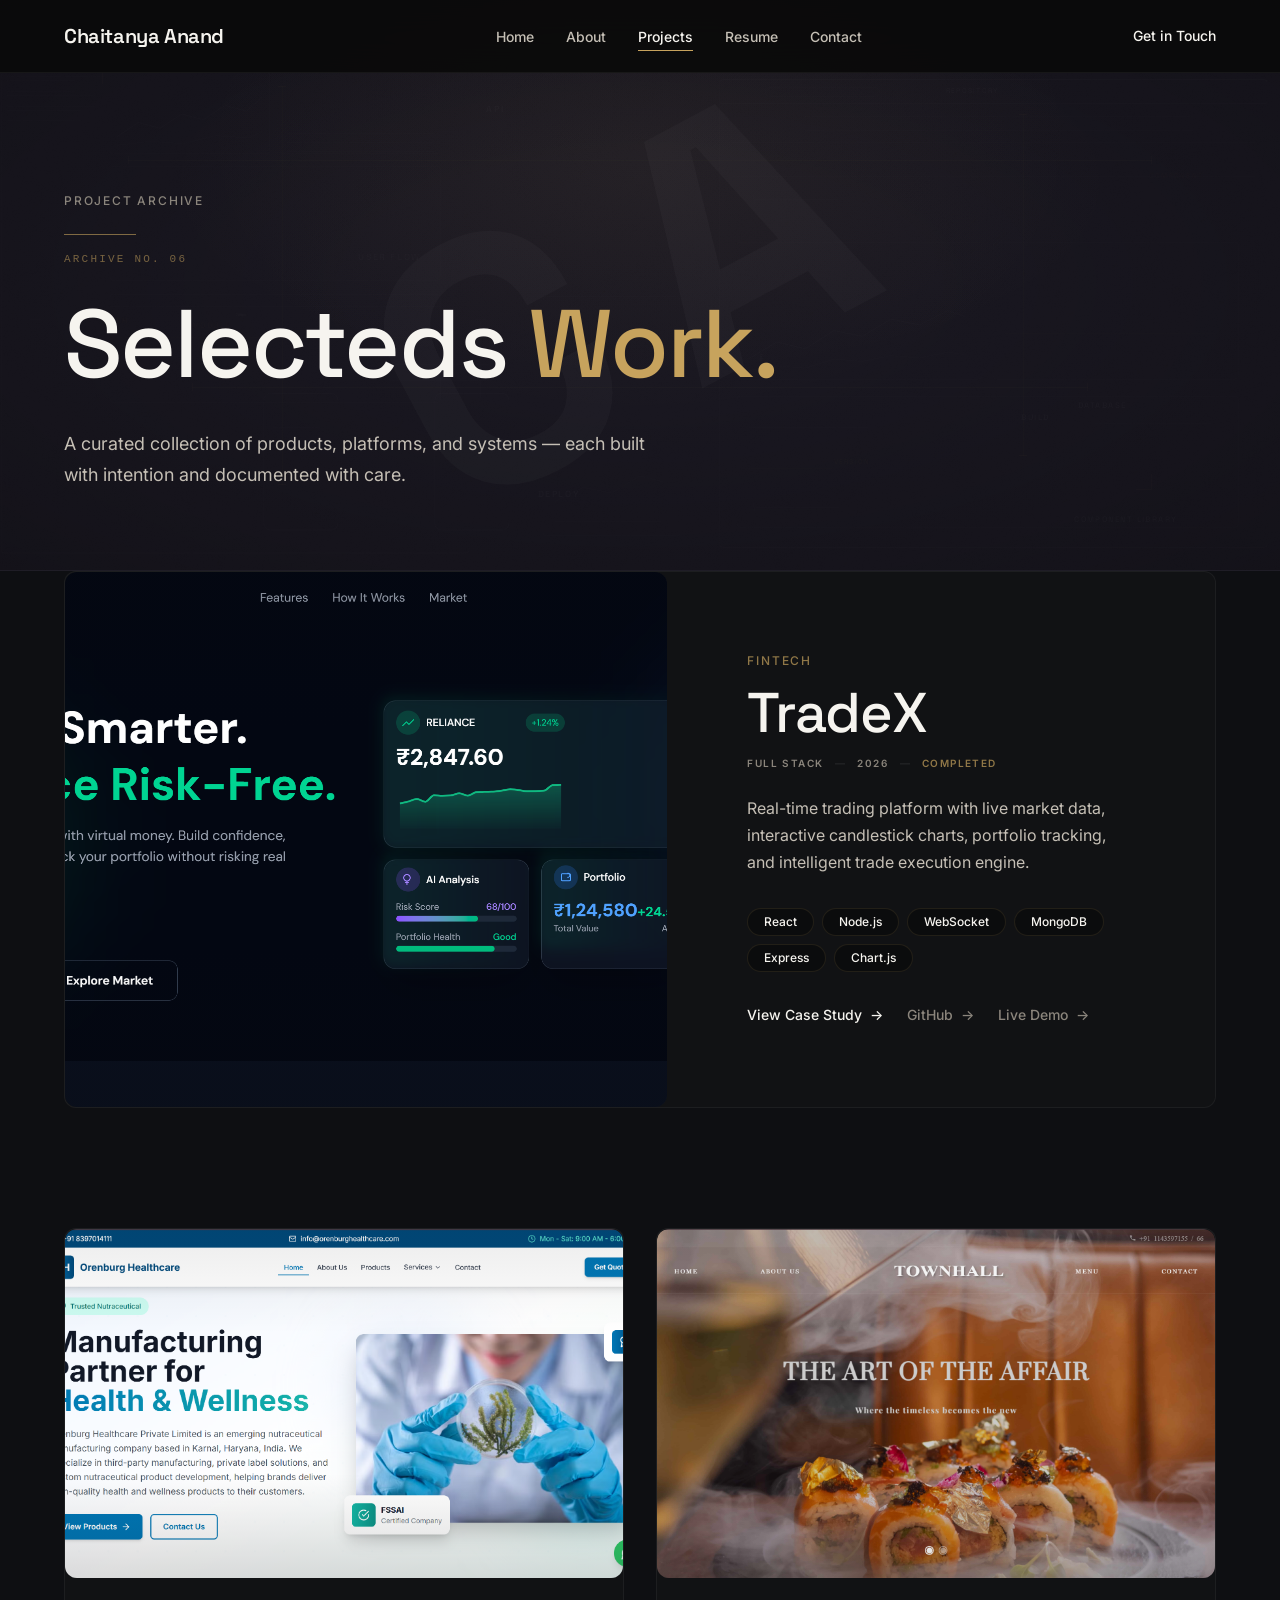
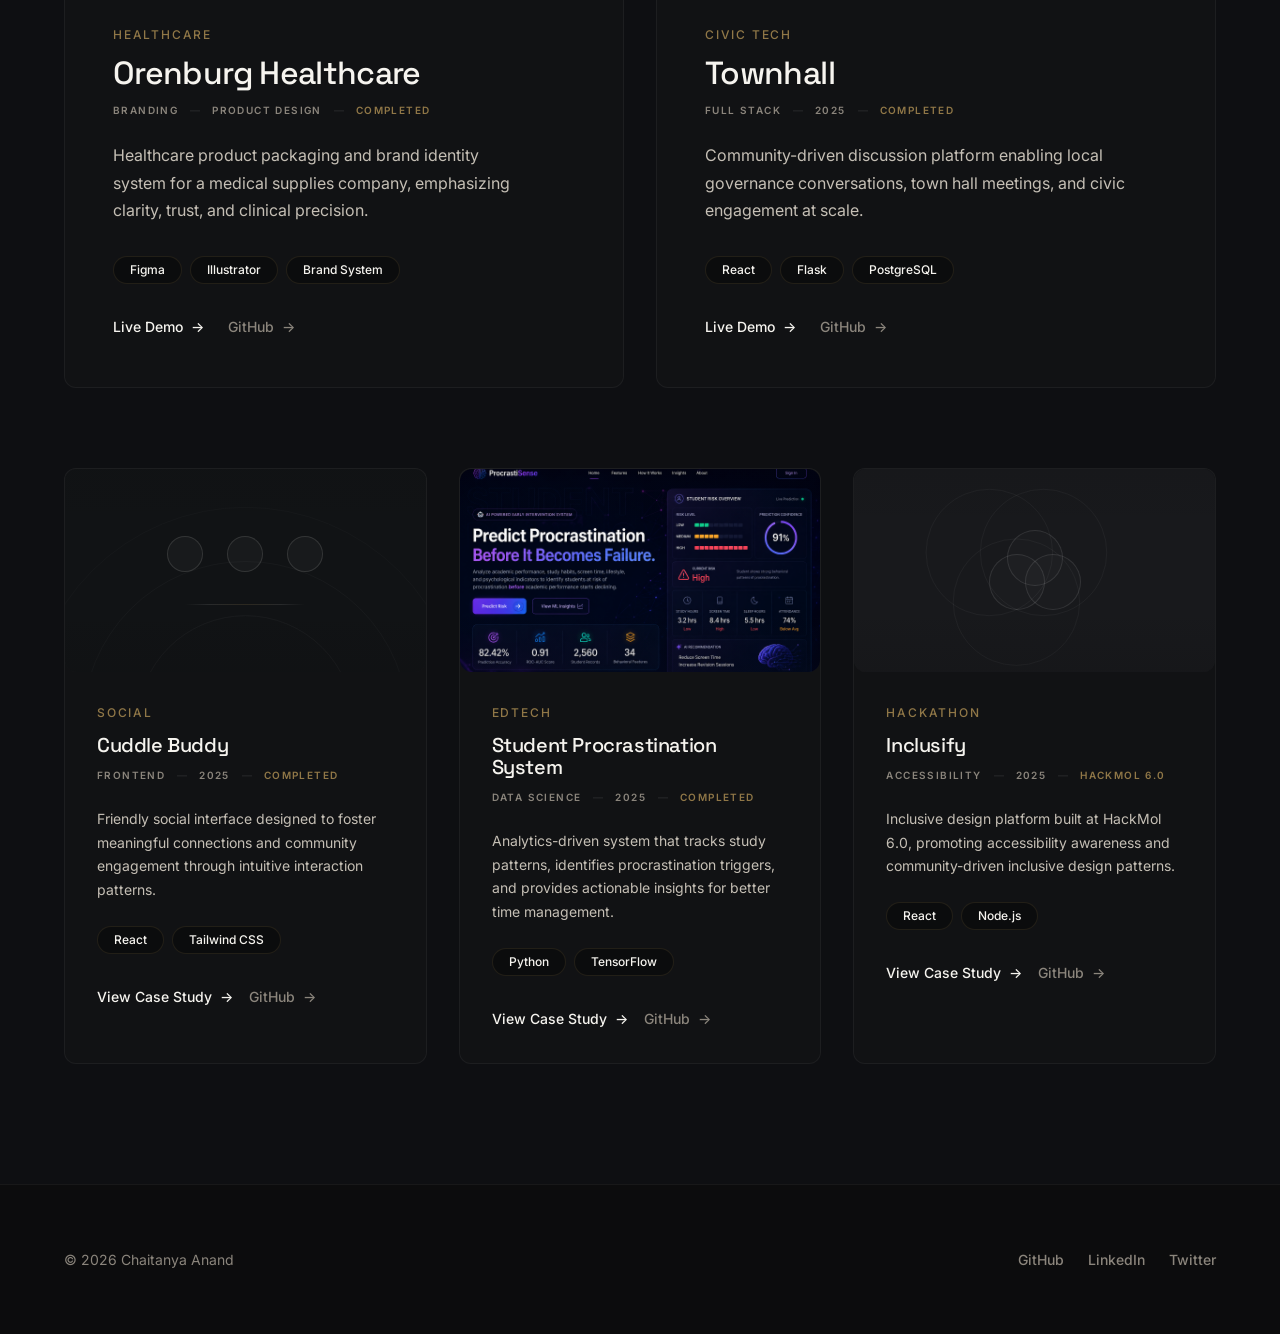
<file: Assignment/Portfolio/pages/projects.html>
<!DOCTYPE html>
<html lang="en">

<head>
  <meta charset="UTF-8">
  <meta name="viewport" content="width=device-width, initial-scale=1.0">
  <meta name="description"
    content="Selected work by Chaitanya Anand — a curated archive of products, platforms, and systems built with intention.">
  <meta name="theme-color" content="#0E0F12">
  <title>Projects — Chaitanya Anand</title>
  <link rel="preconnect" href="https://fonts.googleapis.com">
  <link rel="preconnect" href="https://fonts.gstatic.com" crossorigin>
  <link
    href="https://fonts.googleapis.com/css2?family=Inter:wght@300;400;500;600;700&family=Space+Grotesk:wght@400;500;600;700&display=swap"
    rel="stylesheet">
  <link rel="stylesheet" href="../css/style.css">
  <link rel="stylesheet" href="../css/responsive.css">
</head>

<body>

  <!-- Mobile Nav Toggle -->
  <input type="checkbox" id="nav-toggle" class="nav-checkbox" aria-hidden="true">

  <!-- Navigation -->
  <header class="nav" role="banner">
    <nav class="nav__inner" role="navigation" aria-label="Main navigation">
      <a href="../index.html" class="nav__logo">Chaitanya Anand</a>
      <ul class="nav__links">
        <li><a href="../index.html" class="nav__link">Home</a></li>
        <li><a href="about.html" class="nav__link">About</a></li>
        <li><a href="projects.html" class="nav__link nav__link--active">Projects</a></li>
        <li><a href="resume.html" class="nav__link">Resume</a></li>
        <li><a href="contact.html" class="nav__link">Contact</a></li>
      </ul>
      <a href="contact.html" class="nav__cta">Get in Touch</a>
      <label for="nav-toggle" class="nav__toggle" aria-label="Toggle menu">
        <span class="nav__toggle-line"></span>
        <span class="nav__toggle-line"></span>
        <span class="nav__toggle-line"></span>
      </label>
    </nav>
  </header>

  <!-- Mobile Navigation -->
  <div class="nav__mobile" aria-hidden="true">
    <nav>
      <ul class="nav__mobile-links">
        <li><a href="../index.html" class="nav__mobile-link">Home</a></li>
        <li><a href="about.html" class="nav__mobile-link">About</a></li>
        <li><a href="projects.html" class="nav__mobile-link">Projects</a></li>
        <li><a href="resume.html" class="nav__mobile-link">Resume</a></li>
        <li><a href="contact.html" class="nav__mobile-link">Contact</a></li>
      </ul>
    </nav>
  </div>

  <!-- Page Hero -->
  <section class="page-hero page-hero--projects">
    <span class="page-hero__watermark" aria-hidden="true" style="font-size: 350px;">CA</span>
    <div class="page-hero__blueprint" aria-hidden="true">
      <span class="blueprint-label blueprint-label--api">API</span>
      <span class="blueprint-label blueprint-label--db">DATABASE</span>
      <span class="blueprint-label blueprint-label--auth">AUTH</span>
      <span class="blueprint-label blueprint-label--deploy">DEPLOY</span>
      <span class="blueprint-label blueprint-label--build">BUILD</span>
      <span class="blueprint-label blueprint-label--comp">COMPONENT</span>
      <span class="blueprint-label blueprint-label--svc">SERVICE</span>
      <span class="blueprint-label blueprint-label--mod">MODULE</span>
      <span class="blueprint-label blueprint-label--repo">REPOSITORY</span>
      <span class="blueprint-label blueprint-label--ver">VERSION</span>
      <span class="blueprint-label blueprint-label--flow">USER FLOW</span>
      <span class="blueprint-label blueprint-label--lib">COMPONENT LIBRARY</span>
    </div>
    <div class="page-hero__guides" aria-hidden="true">
      <span class="guide guide--h1"></span>
      <span class="guide guide--h2"></span>
      <span class="guide guide--v1"></span>
      <span class="guide guide--v2"></span>
      <span class="guide-corner guide-corner--tl"></span>
      <span class="guide-corner guide-corner--br"></span>
    </div>
    <div class="container">
      <span class="page-hero__label">Project Archive</span>
      <div class="page-hero__divider" aria-hidden="true"></div>
      <span class="page-hero__meta">Archive No. 06</span>
      <h1 class="page-hero__title">Selecteds <span class="page-hero__title-accent">Work.</span></h1>
      <p class="page-hero__subtitle">A curated collection of products, platforms, and systems — each built with
        intention and documented with care.</p>
    </div>
  </section>

  <!-- Projects Grid -->
  <section class="projects-grid">
    <div class="container">

      <!-- ============================================ -->
      <!-- TIER 1: FEATURE — TradeX                    -->
      <!-- ============================================ -->
      <div class="projects-tier projects-tier--feature">
        <article class="project-card project-card--feature">
          <div class="project-card__visual">
            <img src="../images/tradex.png" alt="TradeX — Real-time trading platform preview" class="project-card__image project-card__image--tradex">
          </div>
          <div class="project-card__body">
            <span class="project-card__category">Fintech</span>
            <h2 class="project-card__name">TradeX</h2>
            <div class="project-card__meta">
              <span class="project-card__meta-item">Full Stack</span>
              <span class="project-card__meta-sep">&mdash;</span>
              <span class="project-card__meta-item">2026</span>
              <span class="project-card__meta-sep">&mdash;</span>
              <span class="project-card__meta-item project-card__meta-item--status">Completed</span>
            </div>
            <p class="project-card__desc">Real-time trading platform with live market data, interactive candlestick
              charts, portfolio tracking, and intelligent trade execution engine.</p>
            <div class="project-card__tech">
              <span class="project-card__tech-chip">React</span>
              <span class="project-card__tech-chip">Node.js</span>
              <span class="project-card__tech-chip">WebSocket</span>
              <span class="project-card__tech-chip">MongoDB</span>
              <span class="project-card__tech-chip">Express</span>
              <span class="project-card__tech-chip">Chart.js</span>
            </div>
            <div class="project-card__actions">
              <a href="project-tradex.html" class="project-card__action">
                View Case Study <span class="project-card__arrow">&rarr;</span>
              </a>
              <a href="#" class="project-card__action project-card__action--muted">
                GitHub <span class="project-card__arrow">&rarr;</span>
              </a>
              <a href="https://tradex-red.vercel.app/" class="project-card__action project-card__action--muted">
                Live Demo <span class="project-card__arrow">&rarr;</span>
              </a>
            </div>
          </div>
        </article>
      </div>

      <!-- ============================================ -->
      <!-- TIER 2: STANDARD — Orenburg, Townhall       -->
      <!-- ============================================ -->
      <div class="projects-tier projects-tier--standard">

        <!-- Orenburg Healthcare -->
        <article class="project-card project-card--standard">
          <div class="project-card__visual">
            <img src="../images/orenburg.png" alt="Orenburg Healthcare — Product packaging and brand identity preview" class="project-card__image project-card__image--orenburg">
          </div>
          <div class="project-card__body">
            <span class="project-card__category">Healthcare</span>
            <h2 class="project-card__name">Orenburg Healthcare</h2>
            <div class="project-card__meta">
              <span class="project-card__meta-item">Branding</span>
              <span class="project-card__meta-sep">&mdash;</span>
              <span class="project-card__meta-item">Product Design</span>
              <span class="project-card__meta-sep">&mdash;</span>
              <span class="project-card__meta-item project-card__meta-item--status">Completed</span>
            </div>
            <p class="project-card__desc">Healthcare product packaging and brand identity system for a medical supplies
              company, emphasizing clarity, trust, and clinical precision.</p>
            <div class="project-card__tech">
              <span class="project-card__tech-chip">Figma</span>
              <span class="project-card__tech-chip">Illustrator</span>
              <span class="project-card__tech-chip">Brand System</span>
            </div>
            <div class="project-card__actions">
              <a href="https://euphonious-faun-cb7532.netlify.app/" class="project-card__action">
                Live Demo <span class="project-card__arrow">&rarr;</span>
              </a>
              <a href="#" class="project-card__action project-card__action--muted">
                GitHub <span class="project-card__arrow">&rarr;</span>
              </a>
            </div>
          </div>
        </article>

        <!-- Townhall -->
        <article class="project-card project-card--standard">
          <div class="project-card__visual">
            <img src="../images/townhall.png" alt="Townhall — Community-driven discussion platform preview" class="project-card__image project-card__image--townhall">
          </div>
          <div class="project-card__body">
            <span class="project-card__category">Civic Tech</span>
            <h2 class="project-card__name">Townhall</h2>
            <div class="project-card__meta">
              <span class="project-card__meta-item">Full Stack</span>
              <span class="project-card__meta-sep">&mdash;</span>
              <span class="project-card__meta-item">2025</span>
              <span class="project-card__meta-sep">&mdash;</span>
              <span class="project-card__meta-item project-card__meta-item--status">Completed</span>
            </div>
            <p class="project-card__desc">Community-driven discussion platform enabling local governance conversations,
              town hall meetings, and civic engagement at scale.</p>
            <div class="project-card__tech">
              <span class="project-card__tech-chip">React</span>
              <span class="project-card__tech-chip">Flask</span>
              <span class="project-card__tech-chip">PostgreSQL</span>
            </div>
            <div class="project-card__actions">
              <a href="https://townhallrestaurant.in/" class="project-card__action">
                Live Demo <span class="project-card__arrow">&rarr;</span>
              </a>
              <a href="#" class="project-card__action project-card__action--muted">
                GitHub <span class="project-card__arrow">&rarr;</span>
              </a>
            </div>
          </div>
        </article>

      </div>

      <!-- ============================================ -->
      <!-- TIER 3: COMPACT — Cuddle Buddy, etc.        -->
      <!-- ============================================ -->
      <div class="projects-tier projects-tier--compact">

        <!-- Cuddle Buddy -->
        <article class="project-card project-card--compact">
          <div class="project-card__visual">
            <div class="project-card__pattern project-card__pattern--cuddlebuddy" role="img"
              aria-label="Cuddle Buddy social platform visual">
              <div class="project-visual__overlay project-visual__overlay--cuddlebuddy">
                <div class="project-visual__avatar-row">
                  <div class="project-visual__avatar"></div>
                  <div class="project-visual__avatar"></div>
                  <div class="project-visual__avatar"></div>
                </div>
                <div class="project-visual__connection-lines"></div>
              </div>
            </div>
          </div>
          <div class="project-card__body">
            <span class="project-card__category">Social</span>
            <h2 class="project-card__name">Cuddle Buddy</h2>
            <div class="project-card__meta">
              <span class="project-card__meta-item">Frontend</span>
              <span class="project-card__meta-sep">&mdash;</span>
              <span class="project-card__meta-item">2025</span>
              <span class="project-card__meta-sep">&mdash;</span>
              <span class="project-card__meta-item project-card__meta-item--status">Completed</span>
            </div>
            <p class="project-card__desc">Friendly social interface designed to foster meaningful connections and
              community engagement through intuitive interaction patterns.</p>
            <div class="project-card__tech">
              <span class="project-card__tech-chip">React</span>
              <span class="project-card__tech-chip">Tailwind CSS</span>
            </div>
            <div class="project-card__actions">
              <a href="#" class="project-card__action">
                View Case Study <span class="project-card__arrow">&rarr;</span>
              </a>
              <a href="#" class="project-card__action project-card__action--muted">
                GitHub <span class="project-card__arrow">&rarr;</span>
              </a>
            </div>
          </div>
        </article>

        <!-- Student Procrastination System -->
        <article class="project-card project-card--compact">
          <div class="project-card__visual">
            <img src="../images/procrastination.png" alt="Student Procrastination System — Analytics dashboard preview" class="project-card__image project-card__image--procrastination">
          </div>
          <div class="project-card__body">
            <span class="project-card__category">EdTech</span>
            <h2 class="project-card__name">Student Procrastination System</h2>
            <div class="project-card__meta">
              <span class="project-card__meta-item">Data Science</span>
              <span class="project-card__meta-sep">&mdash;</span>
              <span class="project-card__meta-item">2025</span>
              <span class="project-card__meta-sep">&mdash;</span>
              <span class="project-card__meta-item project-card__meta-item--status">Completed</span>
            </div>
            <p class="project-card__desc">Analytics-driven system that tracks study patterns, identifies procrastination
              triggers, and provides actionable insights for better time management.</p>
            <div class="project-card__tech">
              <span class="project-card__tech-chip">Python</span>
              <span class="project-card__tech-chip">TensorFlow</span>
            </div>
            <div class="project-card__actions">
              <a href="#" class="project-card__action">
                View Case Study <span class="project-card__arrow">&rarr;</span>
              </a>
              <a href="#" class="project-card__action project-card__action--muted">
                GitHub <span class="project-card__arrow">&rarr;</span>
              </a>
            </div>
          </div>
        </article>

        <!-- Inclusify (HackMol 6.0) -->
        <article class="project-card project-card--compact">
          <div class="project-card__visual">
            <div class="project-card__pattern project-card__pattern--inclusify" role="img"
              aria-label="Inclusify accessibility platform visual">
              <div class="project-visual__overlay project-visual__overlay--inclusify">
                <div class="project-visual__venn">
                  <div class="project-visual__venn-circle project-visual__venn-circle--1"></div>
                  <div class="project-visual__venn-circle project-visual__venn-circle--2"></div>
                  <div class="project-visual__venn-circle project-visual__venn-circle--3"></div>
                </div>
              </div>
            </div>
          </div>
          <div class="project-card__body">
            <span class="project-card__category">Hackathon</span>
            <h2 class="project-card__name">Inclusify</h2>
            <div class="project-card__meta">
              <span class="project-card__meta-item">Accessibility</span>
              <span class="project-card__meta-sep">&mdash;</span>
              <span class="project-card__meta-item">2025</span>
              <span class="project-card__meta-sep">&mdash;</span>
              <span class="project-card__meta-item project-card__meta-item--status">HackMol 6.0</span>
            </div>
            <p class="project-card__desc">Inclusive design platform built at HackMol 6.0, promoting accessibility
              awareness and community-driven inclusive design patterns.</p>
            <div class="project-card__tech">
              <span class="project-card__tech-chip">React</span>
              <span class="project-card__tech-chip">Node.js</span>
            </div>
            <div class="project-card__actions">
              <a href="#" class="project-card__action">
                View Case Study <span class="project-card__arrow">&rarr;</span>
              </a>
              <a href="#" class="project-card__action project-card__action--muted">
                GitHub <span class="project-card__arrow">&rarr;</span>
              </a>
            </div>
          </div>
        </article>

      </div>

    </div>
  </section>

  <!-- Footer -->
  <footer class="footer" role="contentinfo">
    <div class="container">
      <div class="footer__inner">
        <p class="footer__text">&copy; 2026 Chaitanya Anand</p>
        <div class="footer__social">
          <a href="https://github.com" target="_blank" rel="noopener noreferrer" class="footer__social-link">GitHub</a>
          <a href="https://linkedin.com" target="_blank" rel="noopener noreferrer"
            class="footer__social-link">LinkedIn</a>
          <a href="https://twitter.com" target="_blank" rel="noopener noreferrer"
            class="footer__social-link">Twitter</a>
        </div>
      </div>
    </div>
  </footer>

</body>

</html>
</file>
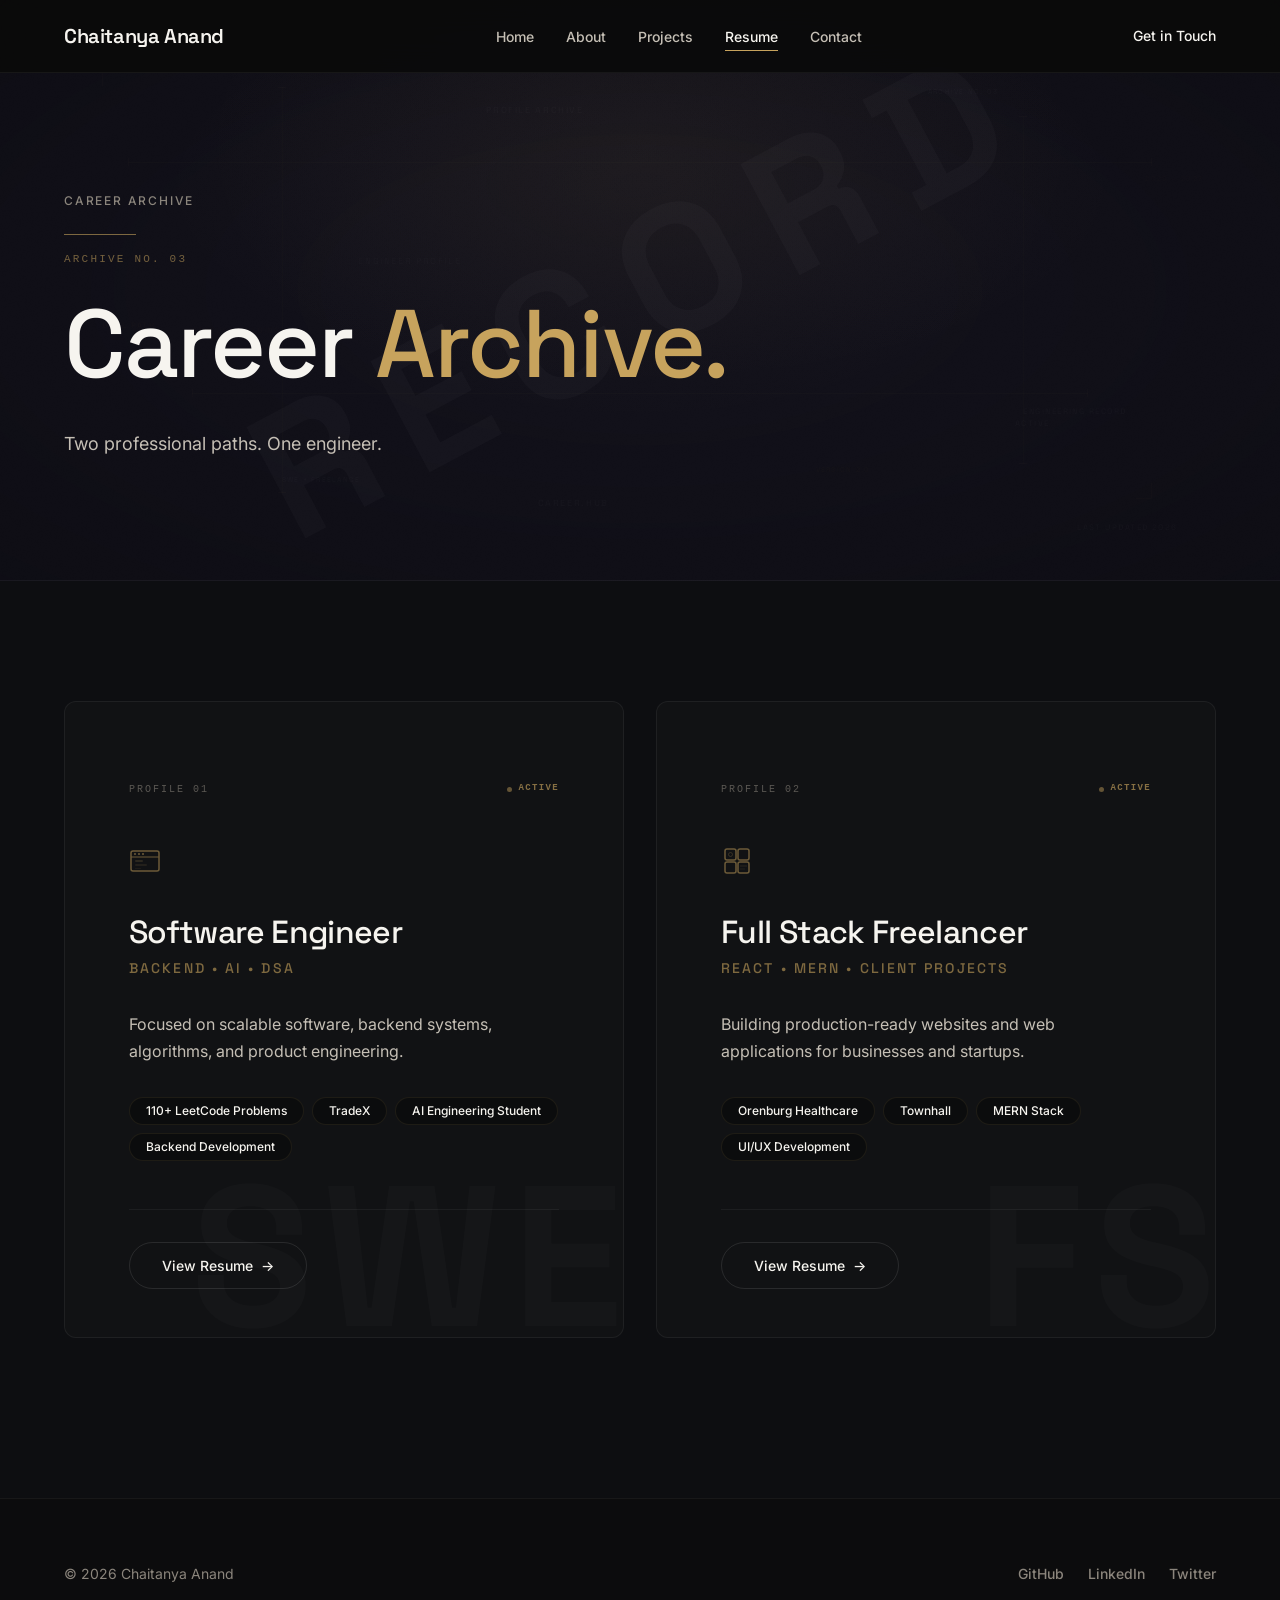
<file: Assignment/Portfolio/pages/resume.html>
<!DOCTYPE html>
<html lang="en">
<head>
  <meta charset="UTF-8">
  <meta name="viewport" content="width=device-width, initial-scale=1.0">
  <meta name="description" content="Career Archive of Chaitanya Anand — Two professional paths. One engineer.">
  <meta name="theme-color" content="#0D0E11">
  <title>Career Archive — Chaitanya Anand</title>
  <link rel="preconnect" href="https://fonts.googleapis.com">
  <link rel="preconnect" href="https://fonts.gstatic.com" crossorigin>
  <link href="https://fonts.googleapis.com/css2?family=Inter:wght@300;400;500;600;700&family=Space+Grotesk:wght@400;500;600;700&display=swap" rel="stylesheet">
  <link rel="stylesheet" href="../css/style.css">
  <link rel="stylesheet" href="../css/responsive.css">
</head>
<body>

  <!-- Mobile Nav Toggle -->
  <input type="checkbox" id="nav-toggle" class="nav-checkbox" aria-hidden="true">

  <!-- Navigation -->
  <header class="nav" role="banner">
    <nav class="nav__inner" role="navigation" aria-label="Main navigation">
      <a href="../index.html" class="nav__logo">Chaitanya Anand</a>
      <ul class="nav__links">
        <li><a href="../index.html" class="nav__link">Home</a></li>
        <li><a href="about.html" class="nav__link">About</a></li>
        <li><a href="projects.html" class="nav__link">Projects</a></li>
        <li><a href="resume.html" class="nav__link nav__link--active">Resume</a></li>
        <li><a href="contact.html" class="nav__link">Contact</a></li>
      </ul>
      <a href="contact.html" class="nav__cta">Get in Touch</a>
      <label for="nav-toggle" class="nav__toggle" aria-label="Toggle menu">
        <span class="nav__toggle-line"></span>
        <span class="nav__toggle-line"></span>
        <span class="nav__toggle-line"></span>
      </label>
    </nav>
  </header>

  <!-- Mobile Navigation -->
  <div class="nav__mobile" aria-hidden="true">
    <nav>
      <ul class="nav__mobile-links">
        <li><a href="../index.html" class="nav__mobile-link">Home</a></li>
        <li><a href="about.html" class="nav__mobile-link">About</a></li>
        <li><a href="projects.html" class="nav__mobile-link">Projects</a></li>
        <li><a href="resume.html" class="nav__mobile-link">Resume</a></li>
        <li><a href="contact.html" class="nav__mobile-link">Contact</a></li>
      </ul>
    </nav>
  </div>

  <!-- Page Hero -->
  <section class="page-hero page-hero--resume">
    <span class="page-hero__watermark" aria-hidden="true" style="font-size: 180px;">RECORD</span>

    <div class="page-hero__blueprint" aria-hidden="true">
      <span class="blueprint-label blueprint-label--ver">VERSION 2.0</span>
      <span class="blueprint-label blueprint-label--api">PROFILE ARCHIVE</span>
      <span class="blueprint-label blueprint-label--db">ENGINEERING RECORD</span>
      <span class="blueprint-label blueprint-label--auth">DUAL PATH</span>
      <span class="blueprint-label blueprint-label--deploy">CAREER.HUB</span>
      <span class="blueprint-label blueprint-label--build">ACTIVE</span>
      <span class="blueprint-label blueprint-label--comp">2025 — 2027</span>
      <span class="blueprint-label blueprint-label--svc">SWE + FREELANCE</span>
      <span class="blueprint-label blueprint-label--mod">STATUS: BUILDING</span>
      <span class="blueprint-label blueprint-label--repo">ARCHIVE NO. 03</span>
      <span class="blueprint-label blueprint-label--flow">ENGINEER PROFILE</span>
      <span class="blueprint-label blueprint-label--lib">LAST UPDATED 2026</span>
    </div>

    <div class="page-hero__guides" aria-hidden="true">
      <span class="guide guide--h1"></span>
      <span class="guide guide--h2"></span>
      <span class="guide guide--v1"></span>
      <span class="guide guide--v2"></span>
      <span class="guide-corner guide-corner--tl"></span>
      <span class="guide-corner guide-corner--br"></span>
    </div>

    <div class="container">
      <span class="page-hero__label">Career Archive</span>
      <div class="page-hero__divider" aria-hidden="true"></div>
      <span class="page-hero__meta">Archive No. 03</span>
      <h1 class="page-hero__title">Career <span class="page-hero__title-accent">Archive.</span></h1>
      <p class="page-hero__subtitle">Two professional paths. One engineer.</p>
    </div>
  </section>

  <!-- Career Archive — Profile Cards -->
  <section class="career-archive">
    <div class="container">
      <div class="career-archive__grid">

        <!-- Card 1: Software Engineer -->
        <article class="career-card">
          <div class="career-card__inner">

            <div class="career-card__header">
              <span class="career-card__label">Profile 01</span>
              <span class="career-card__status">Active</span>
            </div>

            <div class="career-card__icon" aria-hidden="true">
              <svg width="32" height="32" viewBox="0 0 32 32" fill="none" xmlns="http://www.w3.org/2000/svg">
                <rect x="2" y="6" width="28" height="20" rx="2" stroke="currentColor" stroke-width="1.5"/>
                <line x1="2" y1="12" x2="30" y2="12" stroke="currentColor" stroke-width="1"/>
                <circle cx="6" cy="9" r="1" fill="currentColor"/>
                <circle cx="10" cy="9" r="1" fill="currentColor"/>
                <circle cx="14" cy="9" r="1" fill="currentColor"/>
                <rect x="6" y="15" width="8" height="2" rx="1" fill="currentColor" opacity="0.3"/>
                <rect x="6" y="19" width="12" height="2" rx="1" fill="currentColor" opacity="0.2"/>
                <rect x="6" y="23" width="6" height="1" rx="0.5" fill="currentColor" opacity="0.15"/>
              </svg>
            </div>

            <h2 class="career-card__title">Software Engineer</h2>
            <p class="career-card__subtitle">Backend &bull; AI &bull; DSA</p>

            <p class="career-card__desc">
              Focused on scalable software, backend systems, algorithms, and product engineering.
            </p>

            <div class="career-card__highlights">
              <span class="career-card__highlight">110+ LeetCode Problems</span>
              <span class="career-card__highlight">TradeX</span>
              <span class="career-card__highlight">AI Engineering Student</span>
              <span class="career-card__highlight">Backend Development</span>
            </div>

            <div class="career-card__actions">
              <a href="../documents/Chaitanya Anand Software Resume.pdf" target="_blank" rel="noopener noreferrer" class="career-card__btn">View Resume <span class="career-card__arrow">&rarr;</span></a>
            </div>

            <div class="career-card__bg-annotation" aria-hidden="true">SWE</div>
          </div>
        </article>

        <!-- Card 2: Full Stack Freelancer -->
        <article class="career-card">
          <div class="career-card__inner">

            <div class="career-card__header">
              <span class="career-card__label">Profile 02</span>
              <span class="career-card__status">Active</span>
            </div>

            <div class="career-card__icon" aria-hidden="true">
              <svg width="32" height="32" viewBox="0 0 32 32" fill="none" xmlns="http://www.w3.org/2000/svg">
                <rect x="4" y="4" width="11" height="11" rx="2" stroke="currentColor" stroke-width="1.5"/>
                <rect x="17" y="4" width="11" height="11" rx="2" stroke="currentColor" stroke-width="1.5"/>
                <rect x="4" y="17" width="11" height="11" rx="2" stroke="currentColor" stroke-width="1.5"/>
                <rect x="17" y="17" width="11" height="11" rx="2" stroke="currentColor" stroke-width="1.5"/>
                <circle cx="9.5" cy="9.5" r="2" stroke="currentColor" stroke-width="1" opacity="0.4"/>
                <line x1="19" y1="21" x2="26" y2="21" stroke="currentColor" stroke-width="1" opacity="0.3"/>
                <line x1="19" y1="24" x2="24" y2="24" stroke="currentColor" stroke-width="1" opacity="0.2"/>
              </svg>
            </div>

            <h2 class="career-card__title">Full Stack Freelancer</h2>
            <p class="career-card__subtitle">React &bull; MERN &bull; Client Projects</p>

            <p class="career-card__desc">
              Building production-ready websites and web applications for businesses and startups.
            </p>

            <div class="career-card__highlights">
              <span class="career-card__highlight">Orenburg Healthcare</span>
              <span class="career-card__highlight">Townhall</span>
              <span class="career-card__highlight">MERN Stack</span>
              <span class="career-card__highlight">UI/UX Development</span>
            </div>

            <div class="career-card__actions">
              <a href="../documents/Chaitanya Anand Resume.pdf" target="_blank" rel="noopener noreferrer" class="career-card__btn">View Resume <span class="career-card__arrow">&rarr;</span></a>
            </div>

            <div class="career-card__bg-annotation" aria-hidden="true">FS</div>
          </div>
        </article>

      </div>
    </div>
  </section>

  <!-- Footer -->
  <footer class="footer" role="contentinfo">
    <div class="container">
      <div class="footer__inner">
        <p class="footer__text">&copy; 2026 Chaitanya Anand</p>
        <div class="footer__social">
          <a href="https://github.com" target="_blank" rel="noopener noreferrer" class="footer__social-link">GitHub</a>
          <a href="https://linkedin.com" target="_blank" rel="noopener noreferrer" class="footer__social-link">LinkedIn</a>
          <a href="https://twitter.com" target="_blank" rel="noopener noreferrer" class="footer__social-link">Twitter</a>
        </div>
      </div>
    </div>
  </footer>

</body>
</html>
</file>
<file: Assignment/Portfolio/css/responsive.css>
﻿/*!=================================================================

    responsive.css — Breakpoints & Responsive Adjustments
    ================================================================= */

/* ===== 1200px ===== */
@media (max-width: 1200px) {
  :root {
    --container-padding: 32px;
  }
}

/* ===== 1024px ===== */
@media (max-width: 1024px) {
  :root {
    --space-5xl: 96px;
    --space-6xl: 128px;
  }

  .nav__links {
    display: none;
  }

  .nav__cta {
    display: none;
  }

  .nav__toggle {
    display: flex;
  }

  /* Engineering Wall — scale down at tablet */
  .eng-wall {
    width: 90%;
    gap: 40px;
  }

  /* Projects: standard tier stacks to 1 column */
  .projects-tier--standard {
    grid-template-columns: 1fr !important;
  }

  /* Projects: compact tier stacks to 1 column */
  .projects-tier--compact {
    grid-template-columns: 1fr !important;
  }
}

/* ===== 768px ===== */
@media (max-width: 768px) {
  :root {
    --space-4xl: 64px;
    --space-5xl: 80px;
    --space-6xl: 96px;
    --container-padding: 20px;
  }

  .nav__inner {
    height: 64px;
  }

  .nav__mobile {
    top: 64px;
  }

  .home-hero {
    padding: var(--space-4xl) var(--container-padding) var(--space-3xl);
  }

  .home-hero__grid {
    grid-template-columns: 1fr;
    gap: var(--space-3xl);
  }

  .home-hero__portrait {
    aspect-ratio: 16 / 10;
    max-width: 480px;
    margin: 0 auto;
  }

  .home-hero__name {
    font-size: clamp(var(--text-4xl), 12vw, var(--text-7xl));
    margin-bottom: var(--space-2xl);
  }

  .home-hero__tagline {
    font-size: var(--text-lg);
    margin-bottom: var(--space-2xl);
  }

  .home-hero__watermark {
    left: 50%;
    font-size: clamp(300px, 48vw, 600px);
  }

  .home-hero__glow {
    left: 50%;
    width: 480px;
    height: 600px;
    filter: blur(100px);
  }

  /* Home: feature section padding */
  .home-feature {
    padding: var(--space-4xl) var(--container-padding);
  }

  /* Journey: tablet adjustments */
  .home-industries__header {
    margin-bottom: var(--space-4xl);
  }

  .home-industries__card {
    flex: 0 0 320px;
    width: 320px;
    height: 420px;
    padding: 40px 32px;
  }

  .home-industries__connector {
    flex: 0 0 36px;
  }

  /* Engineering Mindset: tablet */
  .home-mindset__wall {
    width: 85%;
    gap: 48px;
  }

  .home-mindset__header {
    margin-bottom: 64px;
  }

  /* Roadmap: tablet */
  .home-roadmap__timeline {
    width: 85%;
  }

  .home-roadmap__header {
    margin-bottom: 64px;
  }

  .about-hero {
    padding: calc(64px + var(--space-md)) 0 var(--space-3xl);
    min-height: auto;
  }

  .about-hero__heading {
    font-size: clamp(2rem, 10vw, 3.5rem);
  }

  .about-hero__story-text {
    font-size: var(--text-base);
  }

  .about-hero__portrait {
    max-width: 420px;
    margin: 0 auto;
  }

  .about-hero__note--1 {
    right: -4px;
  }

  .about-hero__note--2 {
    left: -6px;
  }

  .about-debug__heading {
    font-size: clamp(var(--text-2xl), 6vw, var(--text-4xl));
  }

  .about-debug__grid {
    gap: var(--space-2xl);
  }

  .project-showcase {
    padding: var(--space-4xl) 0;
  }

  /* Projects hero: compact metadata on tablet */
  .page-hero__divider {
    width: 48px;
  }

  .page-hero__meta {
    font-size: 10px;
  }

  .project-showcase__title {
    font-size: clamp(var(--text-2xl), 5vw, var(--text-3xl));
  }

  /* Projects: feature card stacks */
  .project-card--feature {
    grid-template-columns: 1fr;
  }

  /* Projects: standard tier stacks */
  .projects-tier--standard {
    grid-template-columns: 1fr !important;
  }

  /* Projects: compact tier stacks */
  .projects-tier--compact {
    grid-template-columns: 1fr !important;
  }

  .project-hero__title {
    font-size: clamp(var(--text-3xl), 8vw, var(--text-5xl));
  }

  .project-content__grid {
    grid-template-columns: 1fr;
  }

  .project-content__sidebar {
    position: static;
  }

  .project-nav {
    grid-template-columns: 1fr;
  }

  .project-nav__link:first-child {
    border-right: none;
    border-bottom: 1px solid var(--color-border-dark);
    text-align: left;
  }

  .project-nav__link:last-child {
    text-align: left;
  }

  .career-card__inner {
    padding: var(--space-2xl) var(--space-xl) var(--space-xl);
  }

  .career-card__title {
    font-size: var(--text-2xl);
  }

  .career-card__bg-annotation {
    font-size: 120px;
  }

  .contact-hero {
    padding: calc(64px + var(--space-4xl)) 0 var(--space-4xl);
  }

  .contact-hero__title {
    font-size: clamp(var(--text-3xl), 8vw, var(--text-5xl));
  }

  .contact-hero__status-inner {
    padding: var(--space-xl);
  }

  .contact-card__inner {
    padding: var(--space-xl);
  }

  .contact-cta__title {
    font-size: clamp(var(--text-2xl), 6vw, var(--text-4xl));
  }

  .footer__inner {
    flex-direction: column;
    text-align: center;
  }
}

/* ===== 480px ===== */
@media (max-width: 480px) {
  :root {
    --space-3xl: 48px;
    --space-4xl: 56px;
    --space-5xl: 64px;
    --container-padding: 16px;
  }

  .nav__inner {
    height: 56px;
  }

  .nav__mobile {
    top: 56px;
    padding: var(--space-xl) var(--container-padding);
  }

  .nav__mobile-link {
    font-size: var(--text-2xl);
  }

  .home-hero__label {
    font-size: var(--text-xs);
    margin-bottom: var(--space-lg);
  }

  .home-hero__name {
    font-size: clamp(var(--text-3xl), 14vw, var(--text-6xl));
    margin-bottom: var(--space-xl);
  }

  .home-hero__tagline {
    font-size: var(--text-base);
  }

  .home-hero__portrait {
    aspect-ratio: 3 / 4;
    max-width: 340px;
  }

  .home-hero__watermark {
    font-size: clamp(240px, 55vw, 420px);
  }

  .home-hero__glow {
    width: 380px;
    height: 500px;
    filter: blur(90px);
  }

  .home-feature {
    padding: var(--space-3xl) var(--container-padding);
  }

  .home-feature__header {
    margin-bottom: var(--space-3xl);
  }

  .eng-wall {
    width: 95%;
    grid-template-columns: 1fr;
    gap: 36px;
    padding: 24px 0 48px;
  }

  .eng-wall__tiles--tools {
    gap: 10px;
  }

  /* Journey: mobile adjustments */
  .home-industries {
    padding: var(--space-3xl) var(--container-padding);
  }

  .home-industries__header {
    margin-bottom: var(--space-3xl);
  }

  .home-industries__card {
    padding: 32px 28px;
    border-radius: 20px;
    height: auto;
    min-height: 380px;
  }

  .home-industries__connector {
    height: 36px;
  }

  .home-industries__year {
    font-size: clamp(2.25rem, 12vw, 3rem);
  }

  .home-industries__title {
    font-size: 1.25rem;
  }

  /* Engineering Mindset: mobile */
  .home-mindset {
    padding: var(--space-4xl) var(--container-padding);
  }

  .home-mindset__wall {
    width: 95%;
    gap: 40px;
  }

  .home-mindset__header {
    margin-bottom: 48px;
  }

  .mindset__line--filled,
  .mindset__line--outline {
    font-size: clamp(var(--text-2xl), 8vw, var(--text-4xl));
  }

  .mindset__line--bold {
    font-size: clamp(var(--text-xl), 6vw, var(--text-3xl));
  }

  .mindset__line--thin,
  .mindset__line--muted {
    font-size: clamp(var(--text-base), 5vw, var(--text-xl));
  }

  /* Roadmap: mobile */
  .home-roadmap {
    padding: var(--space-4xl) var(--container-padding) var(--space-3xl);
  }

  .home-roadmap__timeline {
    width: 95%;
  }

  .home-roadmap__header {
    margin-bottom: 48px;
  }

  .roadmap__milestone {
    flex-direction: column;
    align-items: flex-start;
    gap: 12px;
    padding-left: 24px;
  }

  .roadmap__milestone--right {
    align-items: flex-start;
  }

  .roadmap__milestone--right .roadmap__content {
    text-align: left;
  }

  .roadmap__milestone--right .roadmap__desc {
    margin-left: 0;
  }

  .roadmap__node {
    left: 0;
    transform: none;
  }

  .roadmap__connector {
    margin-left: 3px;
  }

  .roadmap__content {
    width: 100%;
  }

  .about-hero {
    padding: calc(56px + var(--space-md)) 0 var(--space-2xl);
  }

  .about-hero__heading {
    font-size: clamp(1.75rem, 10vw, 2.5rem);
    margin-bottom: var(--space-xl);
  }

  .about-hero__meta {
    flex-direction: column;
    align-items: flex-start;
    gap: var(--space-xs);
  }

  .about-hero__meta-divider {
    display: none;
  }

  .about-hero__checklist {
    gap: var(--space-xs);
  }

  .about-hero__checklist-item {
    font-size: var(--text-xs);
  }

  .about-hero__portrait {
    max-width: 320px;
  }

  .about-hero__note {
    font-size: 11px;
  }

  .about-hero__annotation {
    display: none;
  }

  .about-debug__callout {
    padding: var(--space-lg) var(--space-xl);
  }

  .about-debug__note {
    display: none;
  }

  .about-debug__block {
    padding-left: var(--space-md);
  }

  .about-freelance__block {
    padding: var(--space-lg) var(--space-xl);
  }

  .project-showcase__tags {
    gap: var(--space-2xs);
  }

  .project-tag {
    font-size: 0.7rem;
    padding: var(--space-2xs) var(--space-sm);
  }

  /* Projects: feature card body */
  .project-card--feature .project-card__body {
    padding: var(--space-2xl);
  }

  /* Projects: compact card body */
  .project-card--compact .project-card__body {
    padding: var(--space-lg);
  }

  /* Projects: compact actions wrap */
  .project-card--compact .project-card__actions {
    flex-wrap: wrap;
    gap: var(--space-sm);
  }

  /* Projects: hide hero blueprint labels on mobile */
  .page-hero__blueprint {
    display: none;
  }

  /* Projects: hide watermark and measurement guides on mobile */
  .page-hero__watermark {
    display: none;
  }

  .page-hero__guides {
    display: none;
  }

  /* Projects: simplify TradeX visual on mobile */
  .project-card__pattern--tradex .project-visual__overlay {
    grid-template-columns: 1fr;
    padding: var(--space-xl);
  }

  .project-visual__sidebar {
    display: none;
  }

  .project-hero__meta {
    gap: var(--space-lg);
  }

  .project-gallery {
    gap: var(--space-sm);
  }

  .career-card__inner {
    padding: var(--space-xl) var(--space-lg) var(--space-lg);
    min-height: auto;
  }

  .career-card__title {
    font-size: var(--text-xl);
  }

  .career-card__actions {
    flex-direction: column;
    align-items: flex-start;
    gap: var(--space-sm);
  }

  .career-card__bg-annotation {
    font-size: 80px;
  }

  .contact-hero__title {
    font-size: clamp(var(--text-2xl), 10vw, var(--text-3xl));
  }

  .contact-hero__status-inner {
    padding: var(--space-lg);
  }

  .contact-hero__status-item {
    font-size: var(--text-xs);
  }

  .contact-card__inner {
    padding: var(--space-lg);
  }

  .contact-card__arrow {
    position: static;
    display: block;
    margin-top: var(--space-md);
  }

  .contact-cta__title {
    font-size: clamp(var(--text-xl), 7vw, var(--text-3xl));
  }

  .contact-cta__btn {
    width: 100%;
    justify-content: center;
  }

  .footer {
    padding: var(--space-2xl) 0;
  }

  .footer__social {
    gap: var(--space-md);
  }
}
</file>
<file: Assignment/Assignment3/1.css>
*{
    margin:0;
    padding:0;
    box-sizing:border-box;
    font-family:Arial, Helvetica, sans-serif;
}

body{
    background:#f2f2f2;
    display:flex;
    justify-content:center;
    align-items:center;
    min-height:100vh;
}

.container{
    width:500px;
    background:white;
    padding:25px;
    border-radius:10px;
    box-shadow:0 0 10px rgba(0,0,0,0.2);
}

h2{
    text-align:center;
    margin-bottom:20px;
}

.form-group{
    margin-bottom:15px;
}

label{
    display:block;
    margin-bottom:5px;
    font-weight:bold;
}

input,
select,
textarea{
    width:100%;
    padding:10px;
    border:1px solid #ccc;
    border-radius:5px;
    font-size:15px;
}

textarea{
    resize:none;
}

.error{
    color:red;
    font-size:13px;
    margin-top:5px;
}

button{
    padding:10px 18px;
    border:none;
    border-radius:5px;
    cursor:pointer;
    font-size:15px;
    margin-top:10px;
}

.submit-btn{
    background:green;
    color:white;
}

.delete-btn{
    background:red;
    color:white;
    margin-left:10px;
}

.display{
    margin-top:25px;
    padding:15px;
    background:#eef5ff;
    border-radius:5px;
}

.session{
    margin-top:15px;
    color:blue;
    font-weight:bold;
}
</file>
